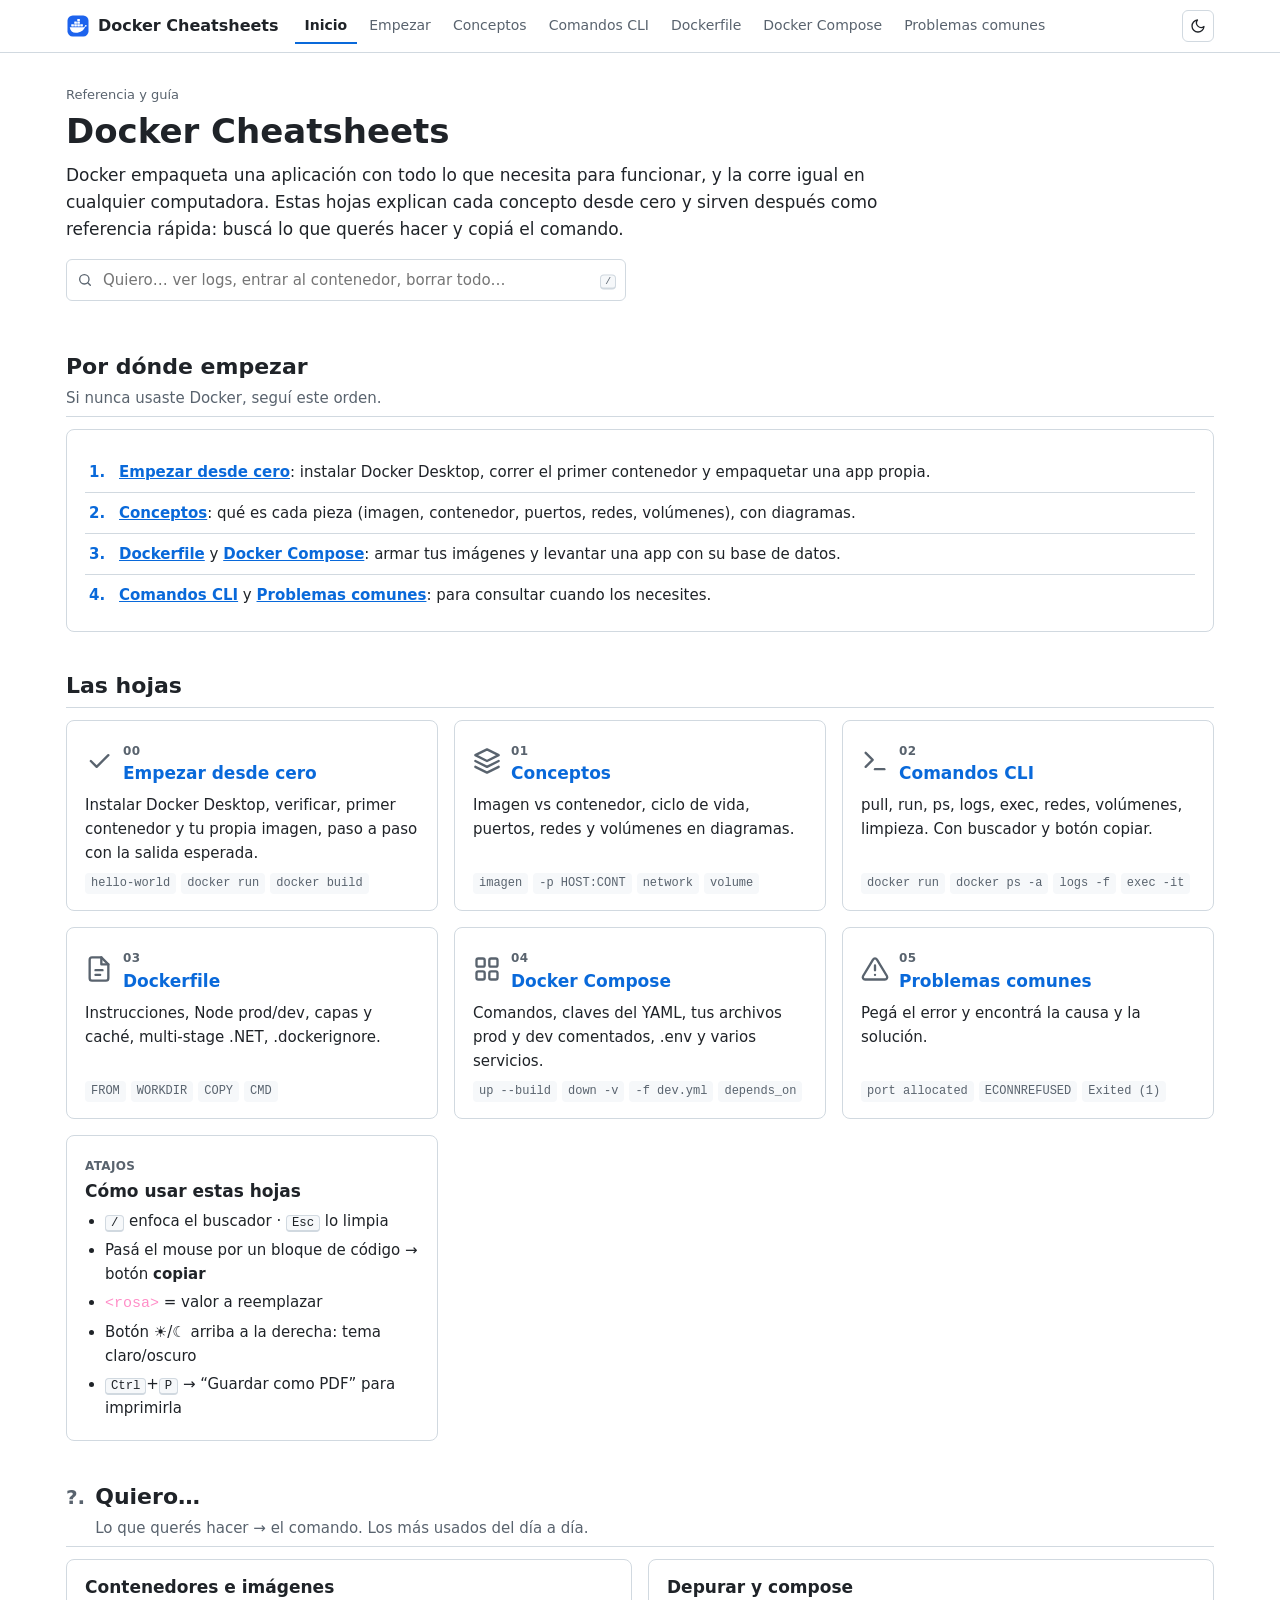
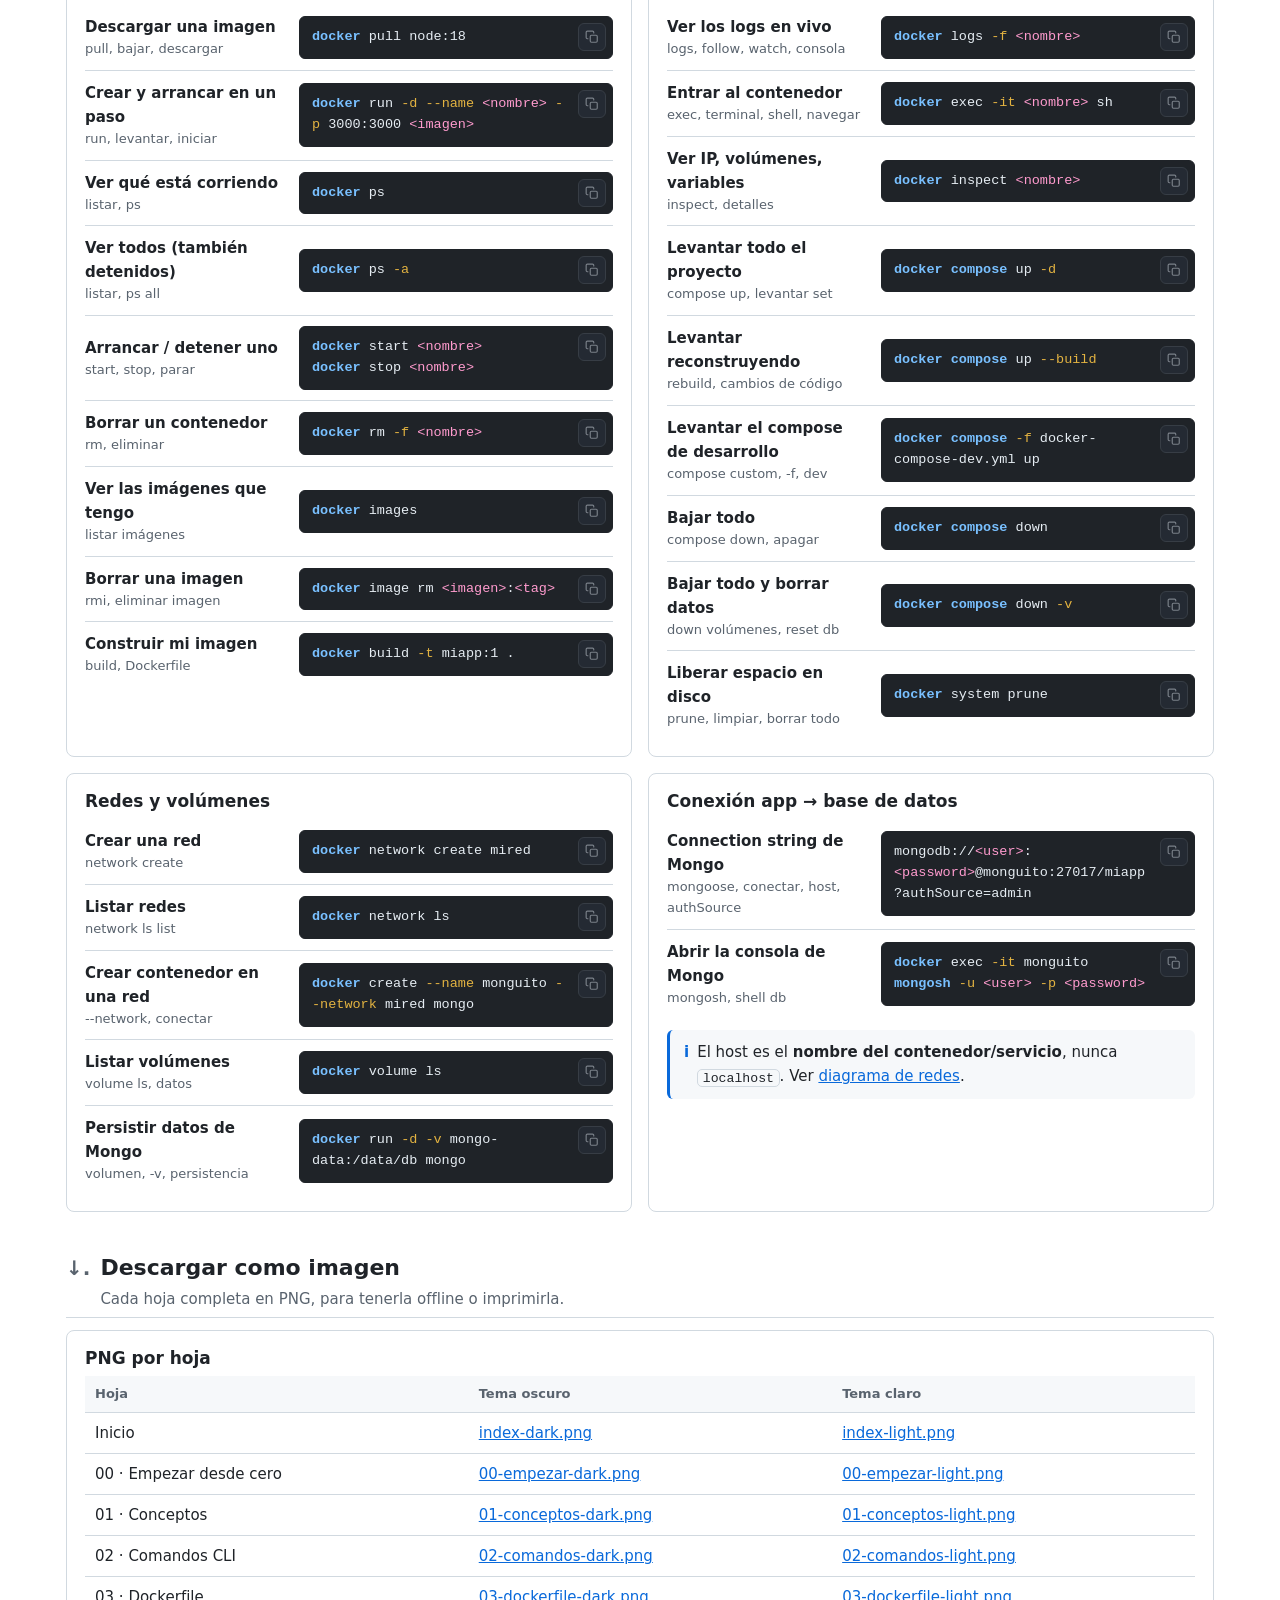
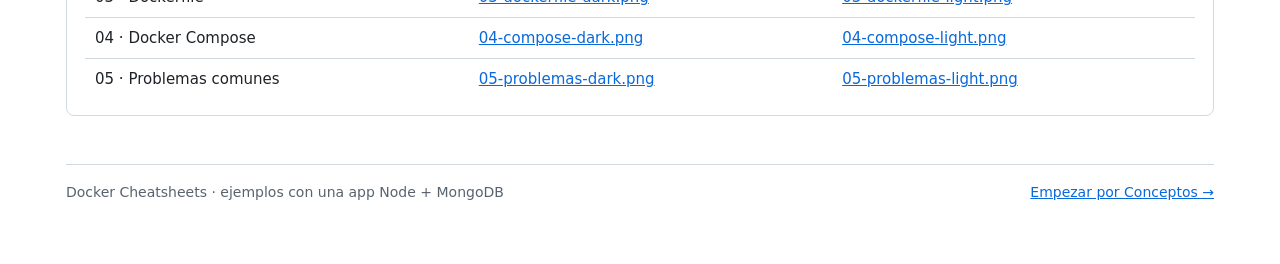
<file: index.html>
<!doctype html>
<html lang="es">
<head>
<meta charset="utf-8">
<meta name="viewport" content="width=device-width, initial-scale=1">
<meta name="description" content="Cheatsheets visuales de Docker en español: comandos, Dockerfile, Docker Compose y solución de problemas.">
<meta name="theme-color" content="#1d63ed">
<title>Docker Cheatsheets</title>
<link rel="icon" href="data:image/svg+xml,%3Csvg xmlns='http://www.w3.org/2000/svg' viewBox='0 0 100 100'%3E%3Ctext y='.9em' font-size='90'%3E%F0%9F%90%B3%3C/text%3E%3C/svg%3E">
<link rel="stylesheet" href="assets/style.css">
<script src="assets/app.js"></script>
</head>
<body data-page="inicio">
<header class="topbar"></header>

<main class="wrap">

  <div class="hero">
    <span class="eyebrow">Referencia y guía</span>
    <h1>Docker Cheatsheets</h1>
    <p class="lead">Docker empaqueta una aplicación con todo lo que necesita para funcionar, y la corre igual en cualquier computadora. Estas hojas explican cada concepto desde cero y sirven después como referencia rápida: buscá lo que querés hacer y copiá el comando.</p>
    <div class="toolbar">
      <label class="search">
        <svg viewBox="0 0 24 24" fill="none" stroke="currentColor" stroke-width="2" stroke-linecap="round" aria-hidden="true"><circle cx="11" cy="11" r="7"/><path d="m20 20-3.5-3.5"/></svg>
        <input id="q" type="search" placeholder="Quiero… ver logs, entrar al contenedor, borrar todo…" autocomplete="off" aria-label="Buscar qué querés hacer">
        <span class="hint"><kbd>/</kbd></span>
      </label>
    </div>
  </div>

  <!-- ================= RUTA ================= -->
  <section class="block">
    <div class="section-head">
      <div class="titles"><h2>Por dónde empezar</h2><p>Si nunca usaste Docker, seguí este orden.</p></div>
    </div>
    <div class="card">
      <ol class="steps">
        <li><a href="00-empezar.html"><b>Empezar desde cero</b></a>: instalar Docker Desktop, correr el primer contenedor y empaquetar una app propia.</li>
        <li><a href="01-conceptos.html"><b>Conceptos</b></a>: qué es cada pieza (imagen, contenedor, puertos, redes, volúmenes), con diagramas.</li>
        <li><a href="03-dockerfile.html"><b>Dockerfile</b></a> y <a href="04-compose.html"><b>Docker Compose</b></a>: armar tus imágenes y levantar una app con su base de datos.</li>
        <li><a href="02-comandos.html"><b>Comandos CLI</b></a> y <a href="05-problemas.html"><b>Problemas comunes</b></a>: para consultar cuando los necesites.</li>
      </ol>
    </div>
  </section>

  <!-- ================= HOJAS ================= -->
  <section class="block">
    <div class="section-head">
      <div class="titles"><h2>Las hojas</h2></div>
    </div>
    <div class="grid cols-3">
      <a class="card sheet-card t-ok" href="00-empezar.html">
        <div class="top">
          <div class="badge"><svg viewBox="0 0 24 24" fill="none" stroke="currentColor" stroke-width="2" stroke-linecap="round" stroke-linejoin="round"><path d="m5 12 5 5L20 7"/></svg></div>
          <div><span class="tag">00</span><h3>Empezar desde cero</h3></div>
        </div>
        <p>Instalar Docker Desktop, verificar, primer contenedor y tu propia imagen, paso a paso con la salida esperada.</p>
        <div class="chips"><span>hello-world</span><span>docker run</span><span>docker build</span></div>
      </a>
      <a class="card sheet-card t-img" href="01-conceptos.html">
        <div class="top">
          <div class="badge"><svg viewBox="0 0 24 24" fill="none" stroke="currentColor" stroke-width="2" stroke-linecap="round" stroke-linejoin="round"><path d="M12 2 2 7l10 5 10-5-10-5z"/><path d="m2 17 10 5 10-5"/><path d="m2 12 10 5 10-5"/></svg></div>
          <div><span class="tag">01</span><h3>Conceptos</h3></div>
        </div>
        <p>Imagen vs contenedor, ciclo de vida, puertos, redes y volúmenes en diagramas.</p>
        <div class="chips"><span>imagen</span><span>-p HOST:CONT</span><span>network</span><span>volume</span></div>
      </a>
      <a class="card sheet-card t-cont" href="02-comandos.html">
        <div class="top">
          <div class="badge"><svg viewBox="0 0 24 24" fill="none" stroke="currentColor" stroke-width="2" stroke-linecap="round" stroke-linejoin="round"><path d="m4 17 6-6-6-6"/><path d="M12 19h8"/></svg></div>
          <div><span class="tag">02</span><h3>Comandos CLI</h3></div>
        </div>
        <p>pull, run, ps, logs, exec, redes, volúmenes, limpieza. Con buscador y botón copiar.</p>
        <div class="chips"><span>docker run</span><span>docker ps -a</span><span>logs -f</span><span>exec -it</span></div>
      </a>
      <a class="card sheet-card t-file" href="03-dockerfile.html">
        <div class="top">
          <div class="badge"><svg viewBox="0 0 24 24" fill="none" stroke="currentColor" stroke-width="2" stroke-linecap="round" stroke-linejoin="round"><path d="M14 2H6a2 2 0 0 0-2 2v16a2 2 0 0 0 2 2h12a2 2 0 0 0 2-2V8z"/><path d="M14 2v6h6"/><path d="M9 13h6M9 17h4"/></svg></div>
          <div><span class="tag">03</span><h3>Dockerfile</h3></div>
        </div>
        <p>Instrucciones, Node prod/dev, capas y caché, multi-stage .NET, .dockerignore.</p>
        <div class="chips"><span>FROM</span><span>WORKDIR</span><span>COPY</span><span>CMD</span></div>
      </a>
      <a class="card sheet-card t-comp" href="04-compose.html">
        <div class="top">
          <div class="badge"><svg viewBox="0 0 24 24" fill="none" stroke="currentColor" stroke-width="2" stroke-linecap="round" stroke-linejoin="round"><rect x="3" y="3" width="7" height="7" rx="1.5"/><rect x="14" y="3" width="7" height="7" rx="1.5"/><rect x="3" y="14" width="7" height="7" rx="1.5"/><rect x="14" y="14" width="7" height="7" rx="1.5"/></svg></div>
          <div><span class="tag">04</span><h3>Docker Compose</h3></div>
        </div>
        <p>Comandos, claves del YAML, tus archivos prod y dev comentados, .env y varios servicios.</p>
        <div class="chips"><span>up --build</span><span>down -v</span><span>-f dev.yml</span><span>depends_on</span></div>
      </a>
      <a class="card sheet-card t-bad" href="05-problemas.html">
        <div class="top">
          <div class="badge"><svg viewBox="0 0 24 24" fill="none" stroke="currentColor" stroke-width="2" stroke-linecap="round" stroke-linejoin="round"><path d="M10.3 3.9 1.8 18a2 2 0 0 0 1.7 3h17a2 2 0 0 0 1.7-3L13.7 3.9a2 2 0 0 0-3.4 0z"/><path d="M12 9v4M12 17h.01"/></svg></div>
          <div><span class="tag">05</span><h3>Problemas comunes</h3></div>
        </div>
        <p>Pegá el error y encontrá la causa y la solución.</p>
        <div class="chips"><span>port allocated</span><span>ECONNREFUSED</span><span>Exited (1)</span></div>
      </a>
      <div class="card t-ok">
        <span class="tag">Atajos</span>
        <h3>Cómo usar estas hojas</h3>
        <ul>
          <li><kbd>/</kbd> enfoca el buscador · <kbd>Esc</kbd> lo limpia</li>
          <li>Pasá el mouse por un bloque de código → botón <b>copiar</b></li>
          <li><span style="color:#ff8fc8;font-family:var(--mono)">&lt;rosa&gt;</span> = valor a reemplazar</li>
          <li>Botón ☀/☾ arriba a la derecha: tema claro/oscuro</li>
          <li><kbd>Ctrl</kbd>+<kbd>P</kbd> → “Guardar como PDF” para imprimirla</li>
        </ul>
      </div>
    </div>
  </section>

  <!-- ================= QUIERO ================= -->
  <section class="block" id="quiero" data-search>
    <div class="section-head">
      <div class="num" style="--tone:var(--c-comp)">?</div>
      <div class="titles"><h2>Quiero…</h2><p>Lo que querés hacer → el comando. Los más usados del día a día.</p></div>
    </div>
    <div class="grid cols-2">
      <div class="card t-cont">
        <h3>Contenedores e imágenes</h3>
        <div class="want">
          <div class="want-row"><div class="q">Descargar una imagen<small>pull, bajar, descargar</small></div><pre><code>docker pull node:18</code></pre></div>
          <div class="want-row"><div class="q">Crear y arrancar en un paso<small>run, levantar, iniciar</small></div><pre><code>docker run -d --name &lt;nombre&gt; -p 3000:3000 &lt;imagen&gt;</code></pre></div>
          <div class="want-row"><div class="q">Ver qué está corriendo<small>listar, ps</small></div><pre><code>docker ps</code></pre></div>
          <div class="want-row"><div class="q">Ver todos (también detenidos)<small>listar, ps all</small></div><pre><code>docker ps -a</code></pre></div>
          <div class="want-row"><div class="q">Arrancar / detener uno<small>start, stop, parar</small></div><pre><code>docker start &lt;nombre&gt;
docker stop &lt;nombre&gt;</code></pre></div>
          <div class="want-row"><div class="q">Borrar un contenedor<small>rm, eliminar</small></div><pre><code>docker rm -f &lt;nombre&gt;</code></pre></div>
          <div class="want-row"><div class="q">Ver las imágenes que tengo<small>listar imágenes</small></div><pre><code>docker images</code></pre></div>
          <div class="want-row"><div class="q">Borrar una imagen<small>rmi, eliminar imagen</small></div><pre><code>docker image rm &lt;imagen&gt;:&lt;tag&gt;</code></pre></div>
          <div class="want-row"><div class="q">Construir mi imagen<small>build, Dockerfile</small></div><pre><code>docker build -t miapp:1 .</code></pre></div>
        </div>
      </div>

      <div class="card t-comp">
        <h3>Depurar y compose</h3>
        <div class="want">
          <div class="want-row"><div class="q">Ver los logs en vivo<small>logs, follow, watch, consola</small></div><pre><code>docker logs -f &lt;nombre&gt;</code></pre></div>
          <div class="want-row"><div class="q">Entrar al contenedor<small>exec, terminal, shell, navegar</small></div><pre><code>docker exec -it &lt;nombre&gt; sh</code></pre></div>
          <div class="want-row"><div class="q">Ver IP, volúmenes, variables<small>inspect, detalles</small></div><pre><code>docker inspect &lt;nombre&gt;</code></pre></div>
          <div class="want-row"><div class="q">Levantar todo el proyecto<small>compose up, levantar set</small></div><pre><code>docker compose up -d</code></pre></div>
          <div class="want-row"><div class="q">Levantar reconstruyendo<small>rebuild, cambios de código</small></div><pre><code>docker compose up --build</code></pre></div>
          <div class="want-row"><div class="q">Levantar el compose de desarrollo<small>compose custom, -f, dev</small></div><pre><code>docker compose -f docker-compose-dev.yml up</code></pre></div>
          <div class="want-row"><div class="q">Bajar todo<small>compose down, apagar</small></div><pre><code>docker compose down</code></pre></div>
          <div class="want-row"><div class="q">Bajar todo y borrar datos<small>down volúmenes, reset db</small></div><pre><code>docker compose down -v</code></pre></div>
          <div class="want-row"><div class="q">Liberar espacio en disco<small>prune, limpiar, borrar todo</small></div><pre><code>docker system prune</code></pre></div>
        </div>
      </div>

      <div class="card t-net">
        <h3>Redes y volúmenes</h3>
        <div class="want">
          <div class="want-row"><div class="q">Crear una red<small>network create</small></div><pre><code>docker network create mired</code></pre></div>
          <div class="want-row"><div class="q">Listar redes<small>network ls list</small></div><pre><code>docker network ls</code></pre></div>
          <div class="want-row"><div class="q">Crear contenedor en una red<small>--network, conectar</small></div><pre><code>docker create --name monguito --network mired mongo</code></pre></div>
          <div class="want-row"><div class="q">Listar volúmenes<small>volume ls, datos</small></div><pre><code>docker volume ls</code></pre></div>
          <div class="want-row"><div class="q">Persistir datos de Mongo<small>volumen, -v, persistencia</small></div><pre><code>docker run -d -v mongo-data:/data/db mongo</code></pre></div>
        </div>
      </div>

      <div class="card t-file">
        <h3>Conexión app → base de datos</h3>
        <div class="want">
          <div class="want-row"><div class="q">Connection string de Mongo<small>mongoose, conectar, host, authSource</small></div><pre><code data-lang="plain">mongodb://&lt;user&gt;:&lt;password&gt;@monguito:27017/miapp?authSource=admin</code></pre></div>
          <div class="want-row"><div class="q">Abrir la consola de Mongo<small>mongosh, shell db</small></div><pre><code>docker exec -it monguito mongosh -u &lt;user&gt; -p &lt;password&gt;</code></pre></div>
        </div>
        <div class="callout info"><span class="ico">i</span><p>El host es el <b>nombre del contenedor/servicio</b>, nunca <code>localhost</code>. Ver <a href="01-conceptos.html#redes">diagrama de redes</a>.</p></div>
      </div>
    </div>
  </section>

  <!-- ================= DESCARGAS ================= -->
  <section class="block" id="descargas">
    <div class="section-head">
      <div class="num" style="--tone:var(--ok)">↓</div>
      <div class="titles"><h2>Descargar como imagen</h2><p>Cada hoja completa en PNG, para tenerla offline o imprimirla.</p></div>
    </div>
    <div class="card t-ok wide">
      <h3>PNG por hoja</h3>
      <div class="table-wrap">
        <table>
          <thead><tr><th>Hoja</th><th>Tema oscuro</th><th>Tema claro</th></tr></thead>
          <tbody>
            <tr><td>Inicio</td><td><a href="img/index-dark.png" download>index-dark.png</a></td><td><a href="img/index-light.png" download>index-light.png</a></td></tr>
            <tr><td>00 · Empezar desde cero</td><td><a href="img/00-empezar-dark.png" download>00-empezar-dark.png</a></td><td><a href="img/00-empezar-light.png" download>00-empezar-light.png</a></td></tr>
            <tr><td>01 · Conceptos</td><td><a href="img/01-conceptos-dark.png" download>01-conceptos-dark.png</a></td><td><a href="img/01-conceptos-light.png" download>01-conceptos-light.png</a></td></tr>
            <tr><td>02 · Comandos CLI</td><td><a href="img/02-comandos-dark.png" download>02-comandos-dark.png</a></td><td><a href="img/02-comandos-light.png" download>02-comandos-light.png</a></td></tr>
            <tr><td>03 · Dockerfile</td><td><a href="img/03-dockerfile-dark.png" download>03-dockerfile-dark.png</a></td><td><a href="img/03-dockerfile-light.png" download>03-dockerfile-light.png</a></td></tr>
            <tr><td>04 · Docker Compose</td><td><a href="img/04-compose-dark.png" download>04-compose-dark.png</a></td><td><a href="img/04-compose-light.png" download>04-compose-light.png</a></td></tr>
            <tr><td>05 · Problemas comunes</td><td><a href="img/05-problemas-dark.png" download>05-problemas-dark.png</a></td><td><a href="img/05-problemas-light.png" download>05-problemas-light.png</a></td></tr>
          </tbody>
        </table>
      </div>
    </div>
  </section>

  <p class="empty">Nada por acá. Probá en <a href="02-comandos.html">Comandos CLI</a> o en <a href="05-problemas.html">Problemas comunes</a>.</p>

  <footer class="foot">
    <span>Docker Cheatsheets · ejemplos con una app Node + MongoDB</span>
    <a href="01-conceptos.html">Empezar por Conceptos →</a>
  </footer>
</main>
</body>
</html>
</file>
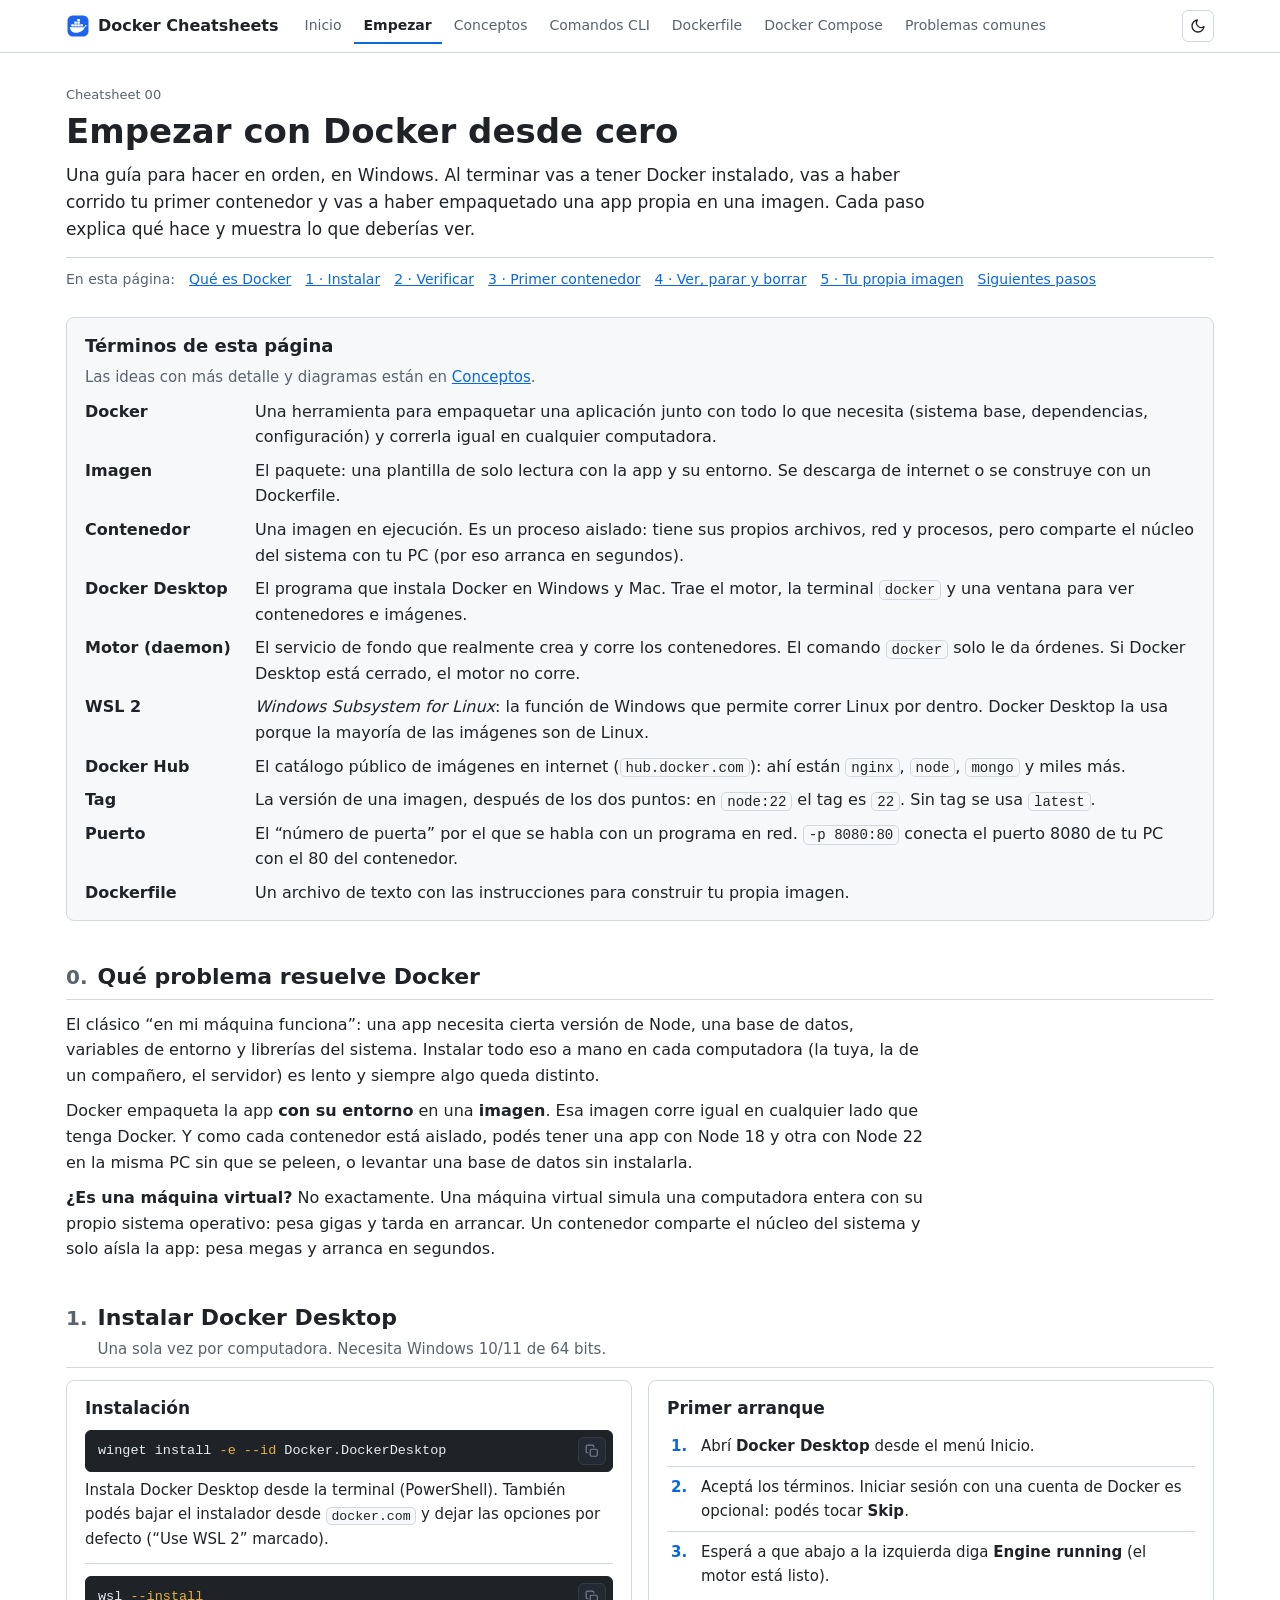
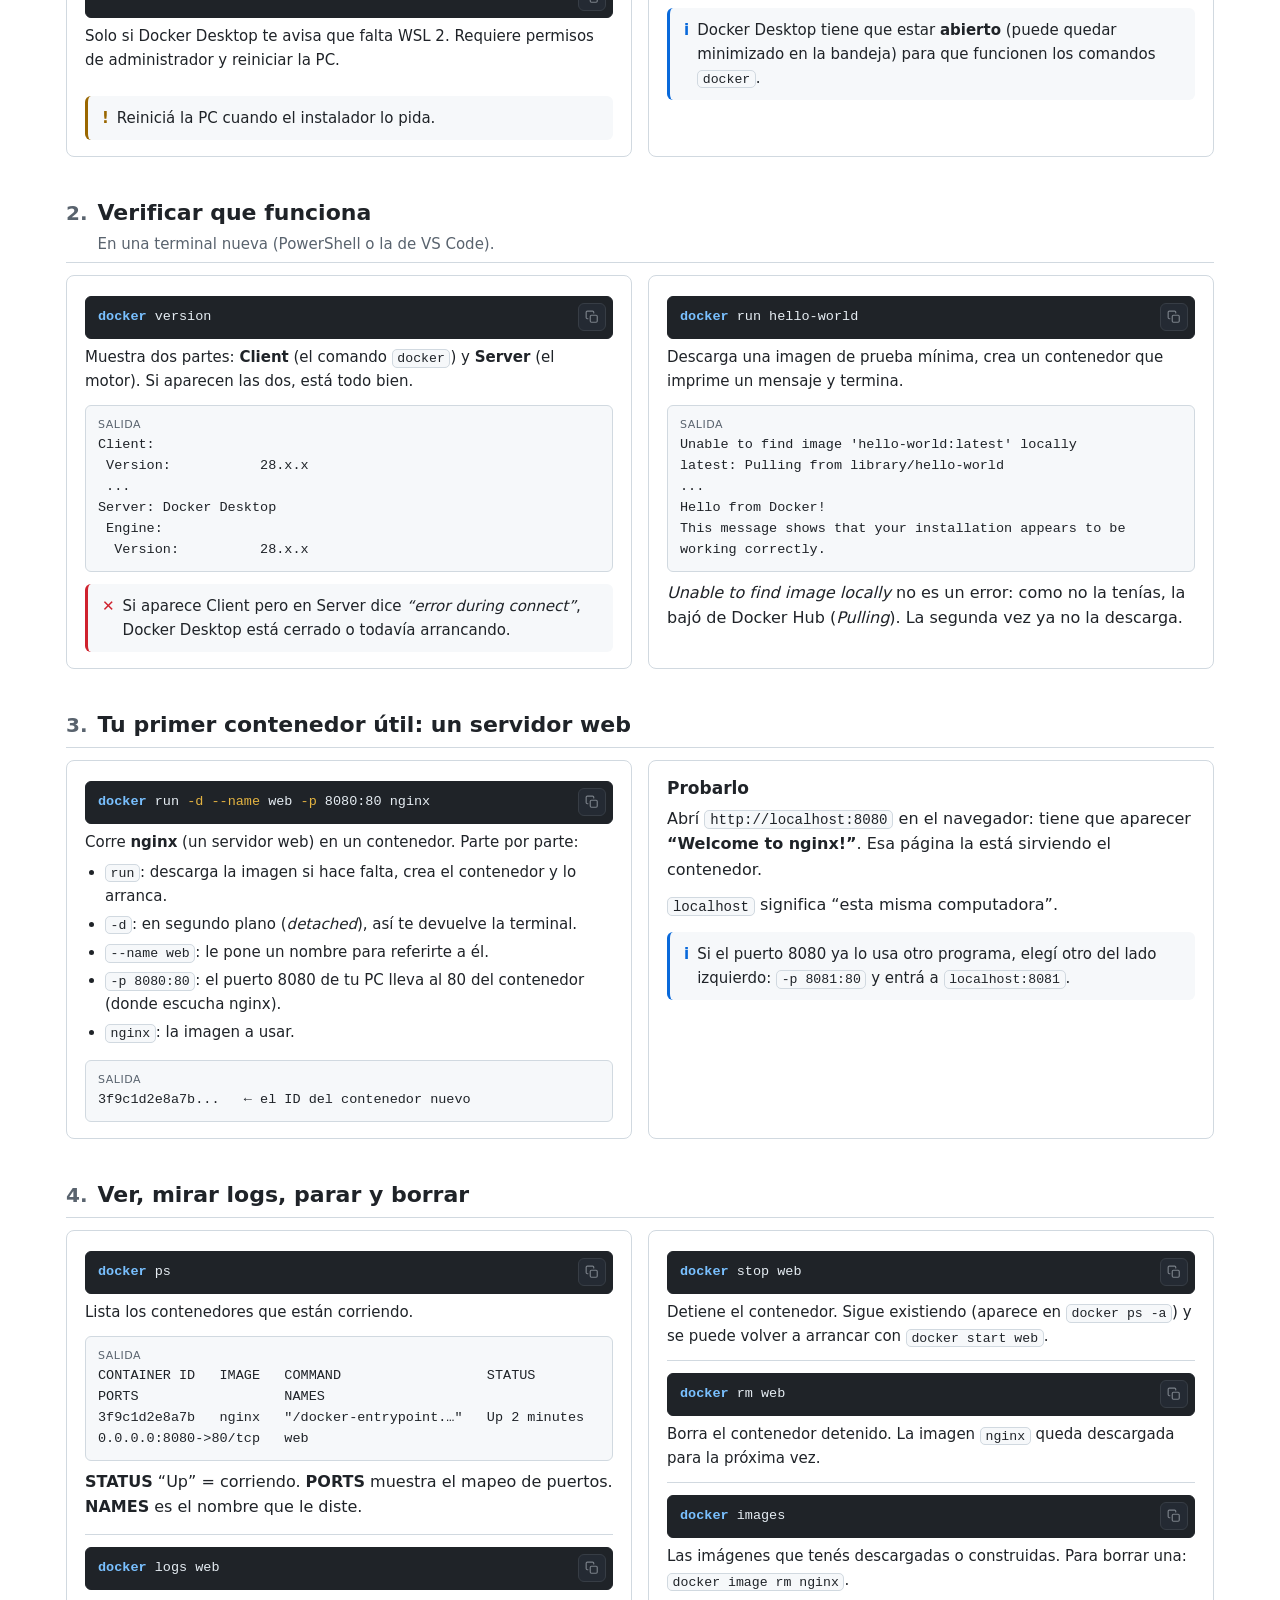
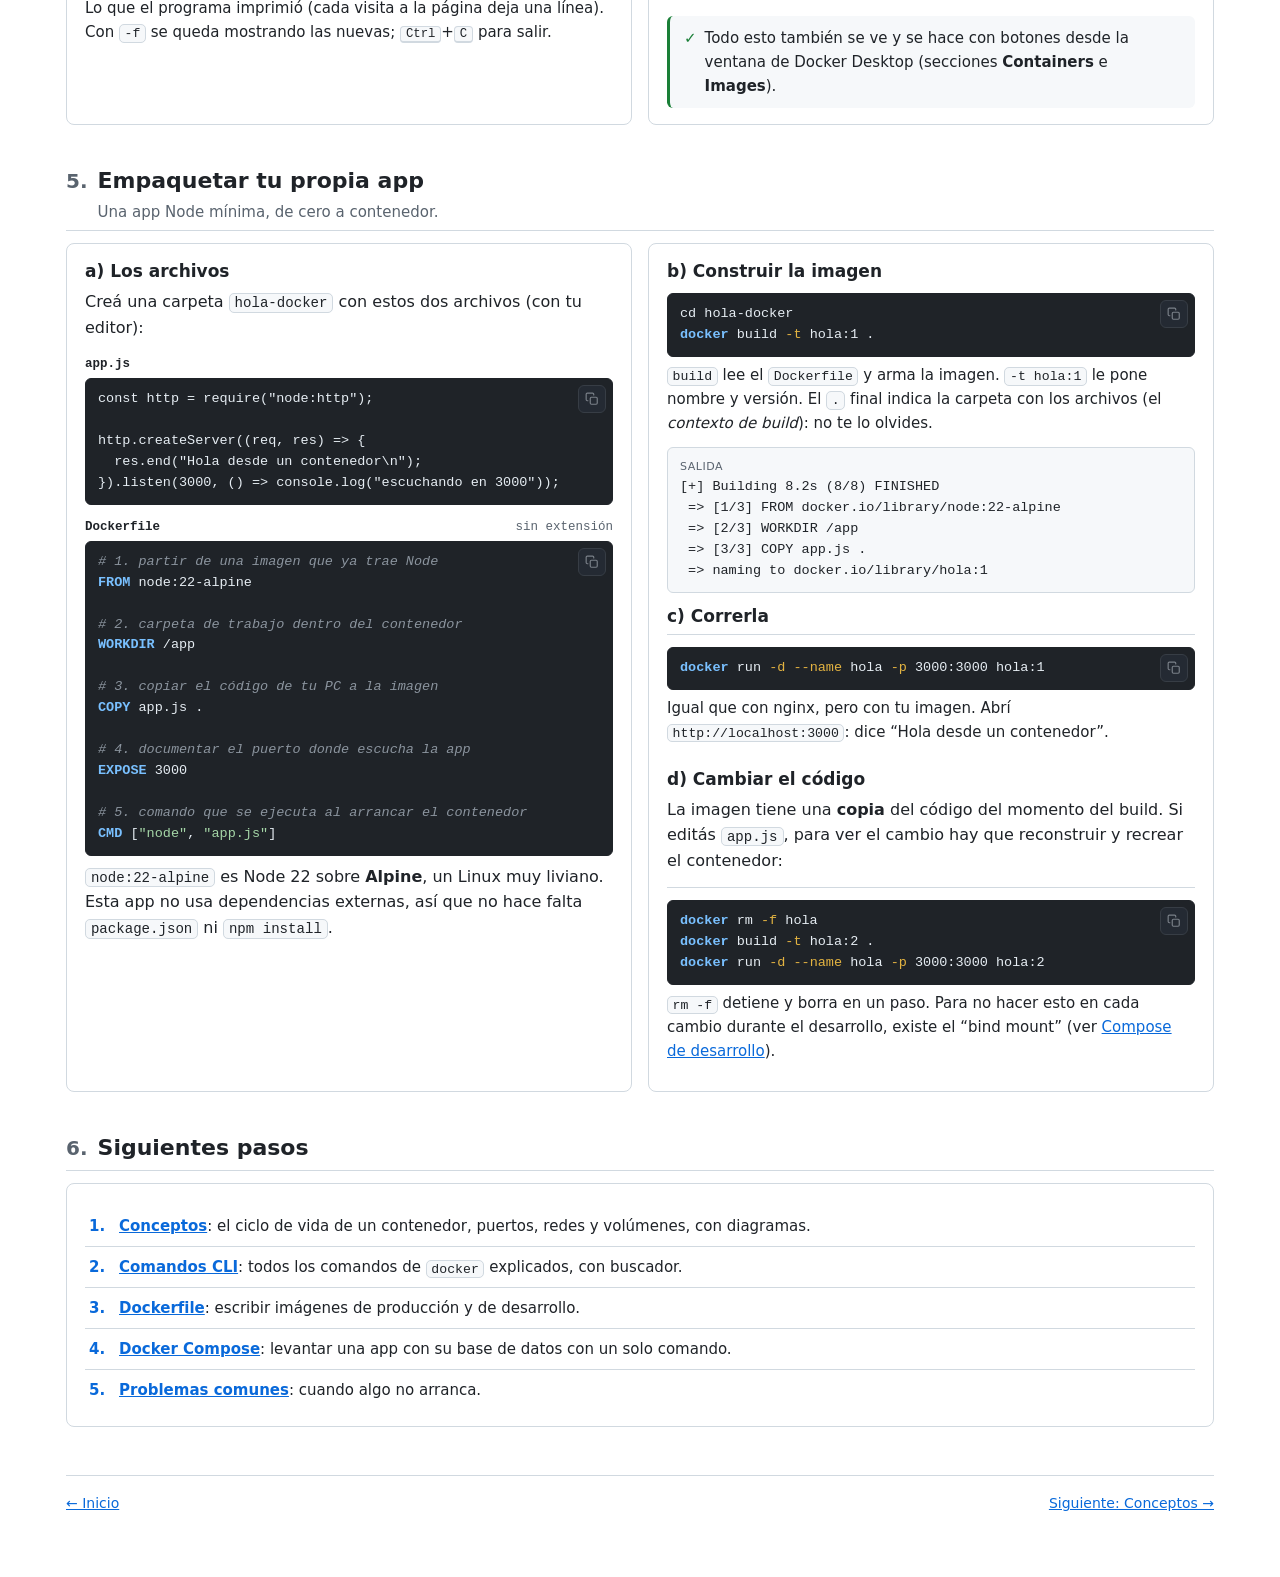
<file: 00-empezar.html>
<!doctype html>
<html lang="es">
<head>
<meta charset="utf-8">
<meta name="viewport" content="width=device-width, initial-scale=1">
<meta name="description" content="Empezar con Docker desde cero en Windows: instalar Docker Desktop, verificar, primer contenedor y empaquetar tu propia app paso a paso.">
<meta name="theme-color" content="#0969da">
<title>Docker · Empezar desde cero</title>
<link rel="icon" href="data:image/svg+xml,%3Csvg xmlns='http://www.w3.org/2000/svg' viewBox='0 0 100 100'%3E%3Ctext y='.9em' font-size='90'%3E%F0%9F%90%B3%3C/text%3E%3C/svg%3E">
<link rel="stylesheet" href="assets/style.css">
<script src="assets/app.js"></script>
</head>
<body data-page="empezar">
<header class="topbar"></header>

<main class="wrap">

  <div class="hero">
    <span class="eyebrow">Cheatsheet 00</span>
    <h1>Empezar con Docker desde cero</h1>
    <p class="lead">Una guía para hacer en orden, en Windows. Al terminar vas a tener Docker instalado, vas a haber corrido tu primer contenedor y vas a haber empaquetado una app propia en una imagen. Cada paso explica qué hace y muestra lo que deberías ver.</p>
    <nav class="toc">
      <a href="#que-es">Qué es Docker</a>
      <a href="#instalar">1 · Instalar</a>
      <a href="#verificar">2 · Verificar</a>
      <a href="#primer">3 · Primer contenedor</a>
      <a href="#ciclo">4 · Ver, parar y borrar</a>
      <a href="#propia">5 · Tu propia imagen</a>
      <a href="#siguiente">Siguientes pasos</a>
    </nav>
  </div>

  <section class="terms-box">
    <h2>Términos de esta página</h2>
    <p>Las ideas con más detalle y diagramas están en <a href="01-conceptos.html">Conceptos</a>.</p>
    <dl class="terms">
      <dt>Docker</dt><dd>Una herramienta para empaquetar una aplicación junto con todo lo que necesita (sistema base, dependencias, configuración) y correrla igual en cualquier computadora.</dd>
      <dt>Imagen</dt><dd>El paquete: una plantilla de solo lectura con la app y su entorno. Se descarga de internet o se construye con un Dockerfile.</dd>
      <dt>Contenedor</dt><dd>Una imagen en ejecución. Es un proceso aislado: tiene sus propios archivos, red y procesos, pero comparte el núcleo del sistema con tu PC (por eso arranca en segundos).</dd>
      <dt>Docker Desktop</dt><dd>El programa que instala Docker en Windows y Mac. Trae el motor, la terminal <code>docker</code> y una ventana para ver contenedores e imágenes.</dd>
      <dt>Motor (daemon)</dt><dd>El servicio de fondo que realmente crea y corre los contenedores. El comando <code>docker</code> solo le da órdenes. Si Docker Desktop está cerrado, el motor no corre.</dd>
      <dt>WSL 2</dt><dd><i>Windows Subsystem for Linux</i>: la función de Windows que permite correr Linux por dentro. Docker Desktop la usa porque la mayoría de las imágenes son de Linux.</dd>
      <dt>Docker Hub</dt><dd>El catálogo público de imágenes en internet (<code>hub.docker.com</code>): ahí están <code>nginx</code>, <code>node</code>, <code>mongo</code> y miles más.</dd>
      <dt>Tag</dt><dd>La versión de una imagen, después de los dos puntos: en <code>node:22</code> el tag es <code>22</code>. Sin tag se usa <code>latest</code>.</dd>
      <dt>Puerto</dt><dd>El “número de puerta” por el que se habla con un programa en red. <code>-p 8080:80</code> conecta el puerto 8080 de tu PC con el 80 del contenedor.</dd>
      <dt>Dockerfile</dt><dd>Un archivo de texto con las instrucciones para construir tu propia imagen.</dd>
    </dl>
  </section>

  <!-- ================= QUE ES ================= -->
  <section class="block" id="que-es">
    <div class="section-head">
      <div class="num">0</div>
      <div class="titles"><h2>Qué problema resuelve Docker</h2></div>
    </div>
    <div class="explain">
      <p>El clásico “en mi máquina funciona”: una app necesita cierta versión de Node, una base de datos, variables de entorno y librerías del sistema. Instalar todo eso a mano en cada computadora (la tuya, la de un compañero, el servidor) es lento y siempre algo queda distinto.</p>
      <p>Docker empaqueta la app <b>con su entorno</b> en una <b>imagen</b>. Esa imagen corre igual en cualquier lado que tenga Docker. Y como cada contenedor está aislado, podés tener una app con Node 18 y otra con Node 22 en la misma PC sin que se peleen, o levantar una base de datos sin instalarla.</p>
      <p><b>¿Es una máquina virtual?</b> No exactamente. Una máquina virtual simula una computadora entera con su propio sistema operativo: pesa gigas y tarda en arrancar. Un contenedor comparte el núcleo del sistema y solo aísla la app: pesa megas y arranca en segundos.</p>
    </div>
  </section>

  <!-- ================= INSTALAR ================= -->
  <section class="block" id="instalar">
    <div class="section-head">
      <div class="num">1</div>
      <div class="titles"><h2>Instalar Docker Desktop</h2><p>Una sola vez por computadora. Necesita Windows 10/11 de 64 bits.</p></div>
    </div>
    <div class="grid cols-2">
      <div class="card">
        <h3>Instalación</h3>
        <div class="cmd"><pre><code>winget install -e --id Docker.DockerDesktop</code></pre><div class="what">Instala Docker Desktop desde la terminal (PowerShell). También podés bajar el instalador desde <code>docker.com</code> y dejar las opciones por defecto (“Use WSL 2” marcado).</div></div>
        <div class="cmd"><pre><code>wsl --install</code></pre><div class="what">Solo si Docker Desktop te avisa que falta WSL 2. Requiere permisos de administrador y reiniciar la PC.</div></div>
        <div class="callout warn"><span class="ico">!</span><p>Reiniciá la PC cuando el instalador lo pida.</p></div>
      </div>
      <div class="card">
        <h3>Primer arranque</h3>
        <ol class="steps">
          <li>Abrí <b>Docker Desktop</b> desde el menú Inicio.</li>
          <li>Aceptá los términos. Iniciar sesión con una cuenta de Docker es opcional: podés tocar <b>Skip</b>.</li>
          <li>Esperá a que abajo a la izquierda diga <b>Engine running</b> (el motor está listo).</li>
        </ol>
        <div class="callout info"><span class="ico">i</span><p>Docker Desktop tiene que estar <b>abierto</b> (puede quedar minimizado en la bandeja) para que funcionen los comandos <code>docker</code>.</p></div>
      </div>
    </div>
  </section>

  <!-- ================= VERIFICAR ================= -->
  <section class="block" id="verificar">
    <div class="section-head">
      <div class="num">2</div>
      <div class="titles"><h2>Verificar que funciona</h2><p>En una terminal nueva (PowerShell o la de VS Code).</p></div>
    </div>
    <div class="grid cols-2">
      <div class="card">
        <div class="cmd"><pre><code>docker version</code></pre><div class="what">Muestra dos partes: <b>Client</b> (el comando <code>docker</code>) y <b>Server</b> (el motor). Si aparecen las dos, está todo bien.</div></div>
        <pre class="out"><code data-lang="plain">Client:
 Version:           28.x.x
 ...
Server: Docker Desktop
 Engine:
  Version:          28.x.x</code></pre>
        <div class="callout bad"><span class="ico">✕</span><p>Si aparece Client pero en Server dice <i>“error during connect”</i>, Docker Desktop está cerrado o todavía arrancando.</p></div>
      </div>
      <div class="card">
        <div class="cmd"><pre><code>docker run hello-world</code></pre><div class="what">Descarga una imagen de prueba mínima, crea un contenedor que imprime un mensaje y termina.</div></div>
        <pre class="out"><code data-lang="plain">Unable to find image 'hello-world:latest' locally
latest: Pulling from library/hello-world
...
Hello from Docker!
This message shows that your installation appears to be working correctly.</code></pre>
        <div class="explain" style="margin-top:8px"><p><i>Unable to find image locally</i> no es un error: como no la tenías, la bajó de Docker Hub (<i>Pulling</i>). La segunda vez ya no la descarga.</p></div>
      </div>
    </div>
  </section>

  <!-- ================= PRIMER CONTENEDOR ================= -->
  <section class="block" id="primer">
    <div class="section-head">
      <div class="num">3</div>
      <div class="titles"><h2>Tu primer contenedor útil: un servidor web</h2></div>
    </div>
    <div class="grid cols-2">
      <div class="card">
        <div class="cmd"><pre><code>docker run -d --name web -p 8080:80 nginx</code></pre><div class="what">Corre <b>nginx</b> (un servidor web) en un contenedor. Parte por parte:
          <ul>
            <li><code>run</code>: descarga la imagen si hace falta, crea el contenedor y lo arranca.</li>
            <li><code>-d</code>: en segundo plano (<i>detached</i>), así te devuelve la terminal.</li>
            <li><code>--name web</code>: le pone un nombre para referirte a él.</li>
            <li><code>-p 8080:80</code>: el puerto 8080 de tu PC lleva al 80 del contenedor (donde escucha nginx).</li>
            <li><code>nginx</code>: la imagen a usar.</li>
          </ul></div></div>
        <pre class="out"><code data-lang="plain">3f9c1d2e8a7b...   ← el ID del contenedor nuevo</code></pre>
      </div>
      <div class="card">
        <h3>Probarlo</h3>
        <div class="explain"><p>Abrí <code>http://localhost:8080</code> en el navegador: tiene que aparecer <b>“Welcome to nginx!”</b>. Esa página la está sirviendo el contenedor.</p><p><code>localhost</code> significa “esta misma computadora”.</p></div>
        <div class="callout info"><span class="ico">i</span><p>Si el puerto 8080 ya lo usa otro programa, elegí otro del lado izquierdo: <code>-p 8081:80</code> y entrá a <code>localhost:8081</code>.</p></div>
      </div>
    </div>
  </section>

  <!-- ================= CICLO ================= -->
  <section class="block" id="ciclo">
    <div class="section-head">
      <div class="num">4</div>
      <div class="titles"><h2>Ver, mirar logs, parar y borrar</h2></div>
    </div>
    <div class="grid cols-2">
      <div class="card">
        <div class="cmd"><pre><code>docker ps</code></pre><div class="what">Lista los contenedores que están corriendo.</div></div>
        <pre class="out"><code data-lang="plain">CONTAINER ID   IMAGE   COMMAND                  STATUS         PORTS                  NAMES
3f9c1d2e8a7b   nginx   "/docker-entrypoint.…"   Up 2 minutes   0.0.0.0:8080-&gt;80/tcp   web</code></pre>
        <div class="explain" style="margin-top:8px"><p><b>STATUS</b> “Up” = corriendo. <b>PORTS</b> muestra el mapeo de puertos. <b>NAMES</b> es el nombre que le diste.</p></div>
        <div class="cmd"><pre><code>docker logs web</code></pre><div class="what">Lo que el programa imprimió (cada visita a la página deja una línea). Con <code>-f</code> se queda mostrando las nuevas; <kbd>Ctrl</kbd>+<kbd>C</kbd> para salir.</div></div>
      </div>
      <div class="card">
        <div class="cmd"><pre><code>docker stop web</code></pre><div class="what">Detiene el contenedor. Sigue existiendo (aparece en <code>docker ps -a</code>) y se puede volver a arrancar con <code>docker start web</code>.</div></div>
        <div class="cmd"><pre><code>docker rm web</code></pre><div class="what">Borra el contenedor detenido. La imagen <code>nginx</code> queda descargada para la próxima vez.</div></div>
        <div class="cmd"><pre><code>docker images</code></pre><div class="what">Las imágenes que tenés descargadas o construidas. Para borrar una: <code>docker image rm nginx</code>.</div></div>
        <div class="callout tip"><span class="ico">✓</span><p>Todo esto también se ve y se hace con botones desde la ventana de Docker Desktop (secciones <b>Containers</b> e <b>Images</b>).</p></div>
      </div>
    </div>
  </section>

  <!-- ================= PROPIA ================= -->
  <section class="block" id="propia">
    <div class="section-head">
      <div class="num">5</div>
      <div class="titles"><h2>Empaquetar tu propia app</h2><p>Una app Node mínima, de cero a contenedor.</p></div>
    </div>
    <div class="grid cols-2">
      <div class="card">
        <h3>a) Los archivos</h3>
        <div class="explain"><p>Creá una carpeta <code>hola-docker</code> con estos dos archivos (con tu editor):</p></div>
        <div class="code-label"><span class="file">app.js</span></div>
        <pre><code data-lang="plain">const http = require("node:http");

http.createServer((req, res) =&gt; {
  res.end("Hola desde un contenedor\n");
}).listen(3000, () =&gt; console.log("escuchando en 3000"));</code></pre>
        <div class="code-label"><span class="file">Dockerfile</span><span>sin extensión</span></div>
        <pre><code data-lang="dockerfile"># 1. partir de una imagen que ya trae Node
FROM node:22-alpine

# 2. carpeta de trabajo dentro del contenedor
WORKDIR /app

# 3. copiar el código de tu PC a la imagen
COPY app.js .

# 4. documentar el puerto donde escucha la app
EXPOSE 3000

# 5. comando que se ejecuta al arrancar el contenedor
CMD ["node", "app.js"]</code></pre>
        <div class="explain" style="margin-top:8px"><p><code>node:22-alpine</code> es Node 22 sobre <b>Alpine</b>, un Linux muy liviano. Esta app no usa dependencias externas, así que no hace falta <code>package.json</code> ni <code>npm install</code>.</p></div>
      </div>
      <div class="card">
        <h3>b) Construir la imagen</h3>
        <div class="cmd"><pre><code>cd hola-docker
docker build -t hola:1 .</code></pre><div class="what"><code>build</code> lee el <code>Dockerfile</code> y arma la imagen. <code>-t hola:1</code> le pone nombre y versión. El <code>.</code> final indica la carpeta con los archivos (el <i>contexto de build</i>): no te lo olvides.</div></div>
        <pre class="out"><code data-lang="plain">[+] Building 8.2s (8/8) FINISHED
 =&gt; [1/3] FROM docker.io/library/node:22-alpine
 =&gt; [2/3] WORKDIR /app
 =&gt; [3/3] COPY app.js .
 =&gt; naming to docker.io/library/hola:1</code></pre>
        <h3 style="margin-top:12px">c) Correrla</h3>
        <div class="cmd"><pre><code>docker run -d --name hola -p 3000:3000 hola:1</code></pre><div class="what">Igual que con nginx, pero con tu imagen. Abrí <code>http://localhost:3000</code>: dice “Hola desde un contenedor”.</div></div>
        <h3 style="margin-top:12px">d) Cambiar el código</h3>
        <div class="explain"><p>La imagen tiene una <b>copia</b> del código del momento del build. Si editás <code>app.js</code>, para ver el cambio hay que reconstruir y recrear el contenedor:</p></div>
        <div class="cmd"><pre><code>docker rm -f hola
docker build -t hola:2 .
docker run -d --name hola -p 3000:3000 hola:2</code></pre><div class="what"><code>rm -f</code> detiene y borra en un paso. Para no hacer esto en cada cambio durante el desarrollo, existe el “bind mount” (ver <a href="04-compose.html#dev">Compose de desarrollo</a>).</div></div>
      </div>
    </div>
  </section>

  <!-- ================= SIGUIENTE ================= -->
  <section class="block" id="siguiente">
    <div class="section-head">
      <div class="num">6</div>
      <div class="titles"><h2>Siguientes pasos</h2></div>
    </div>
    <div class="card">
      <ol class="steps">
        <li><a href="01-conceptos.html"><b>Conceptos</b></a>: el ciclo de vida de un contenedor, puertos, redes y volúmenes, con diagramas.</li>
        <li><a href="02-comandos.html"><b>Comandos CLI</b></a>: todos los comandos de <code>docker</code> explicados, con buscador.</li>
        <li><a href="03-dockerfile.html"><b>Dockerfile</b></a>: escribir imágenes de producción y de desarrollo.</li>
        <li><a href="04-compose.html"><b>Docker Compose</b></a>: levantar una app con su base de datos con un solo comando.</li>
        <li><a href="05-problemas.html"><b>Problemas comunes</b></a>: cuando algo no arranca.</li>
      </ol>
    </div>
  </section>

  <footer class="foot">
    <a href="index.html">← Inicio</a>
    <a href="01-conceptos.html">Siguiente: Conceptos →</a>
  </footer>
</main>
</body>
</html>
</file>
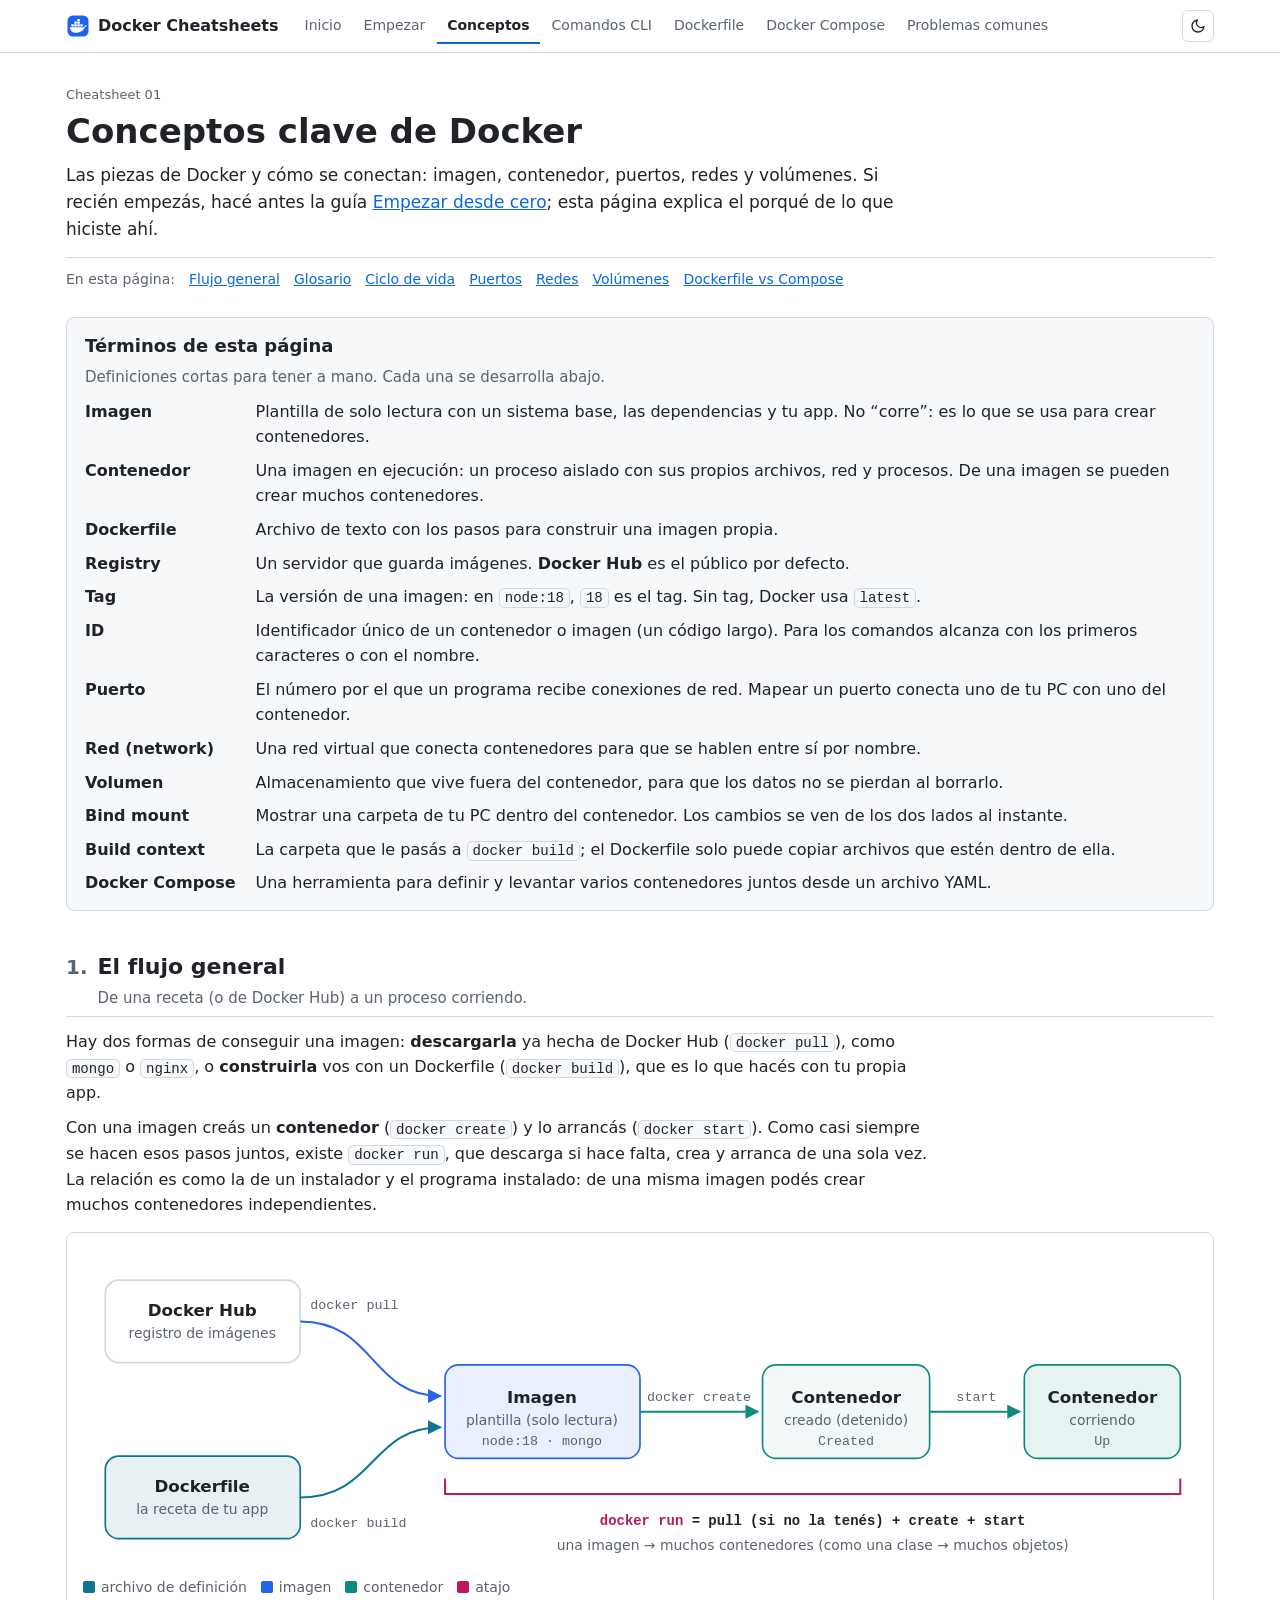
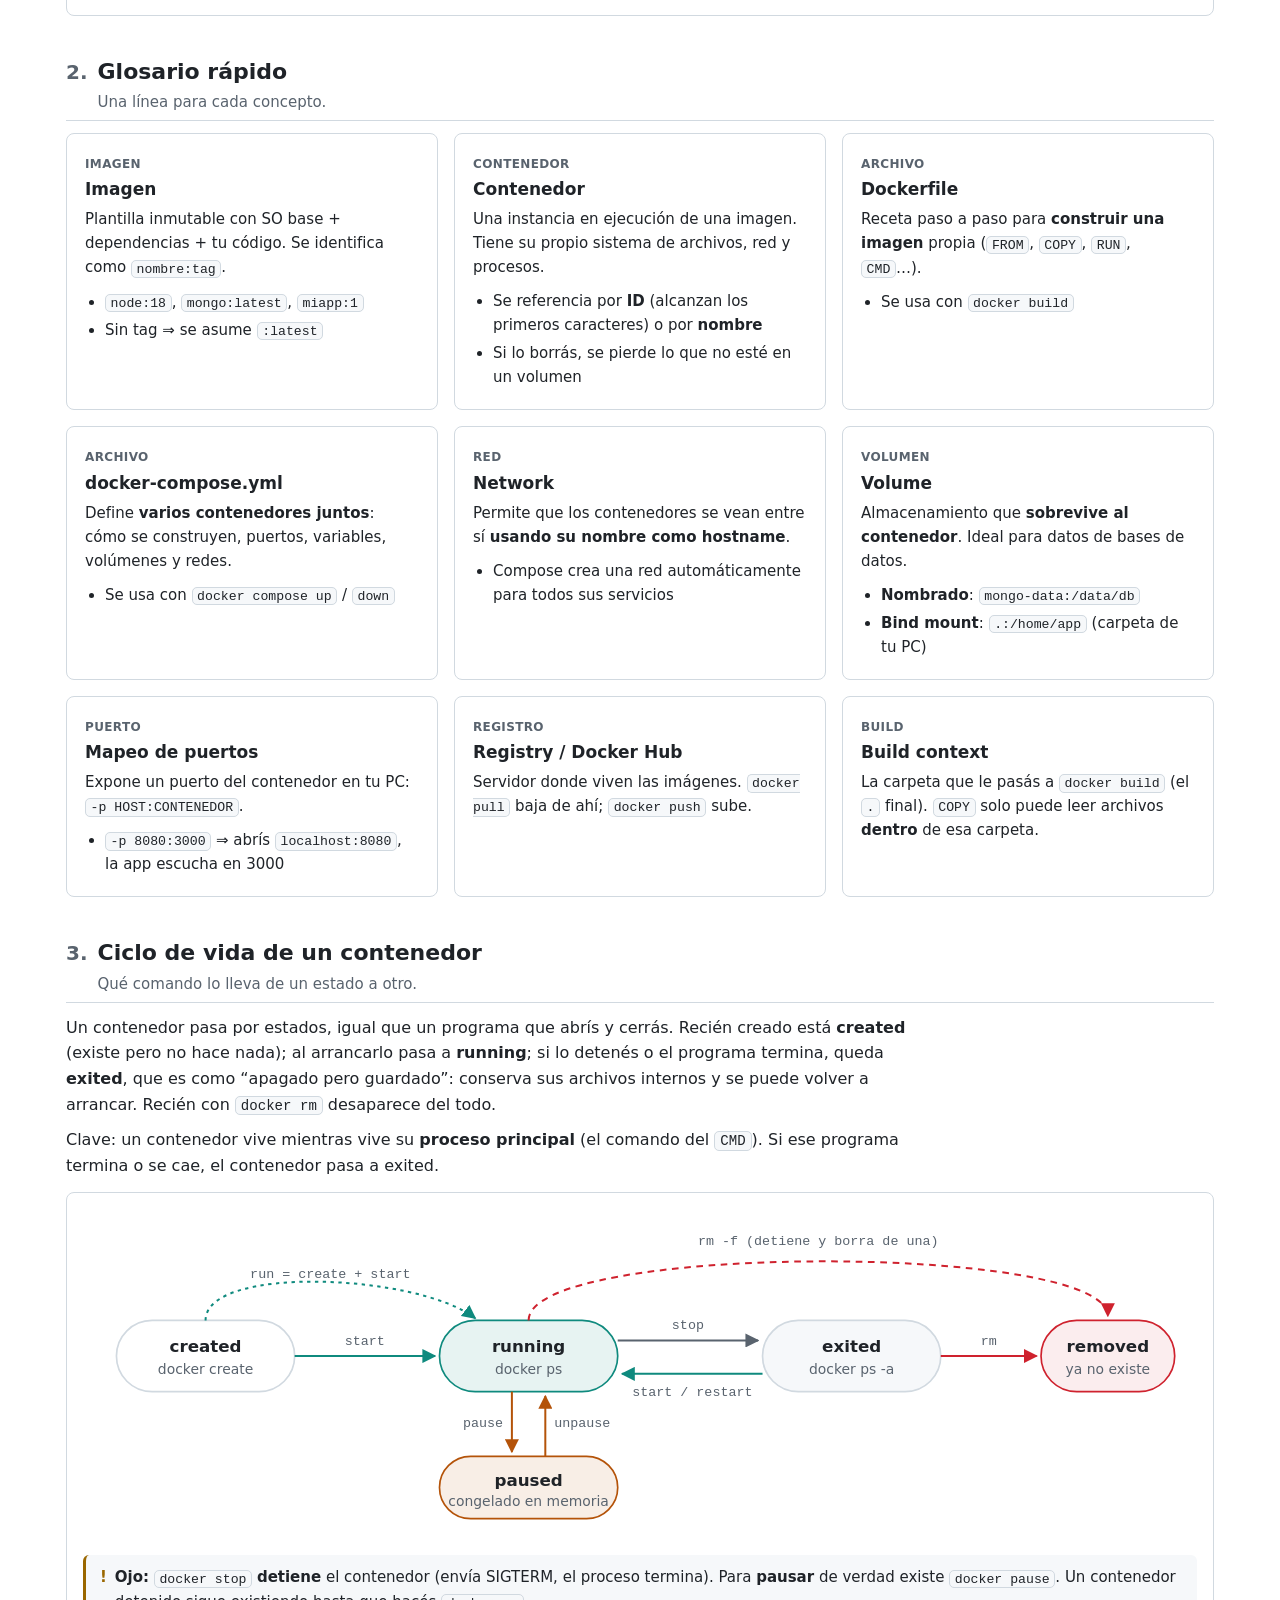
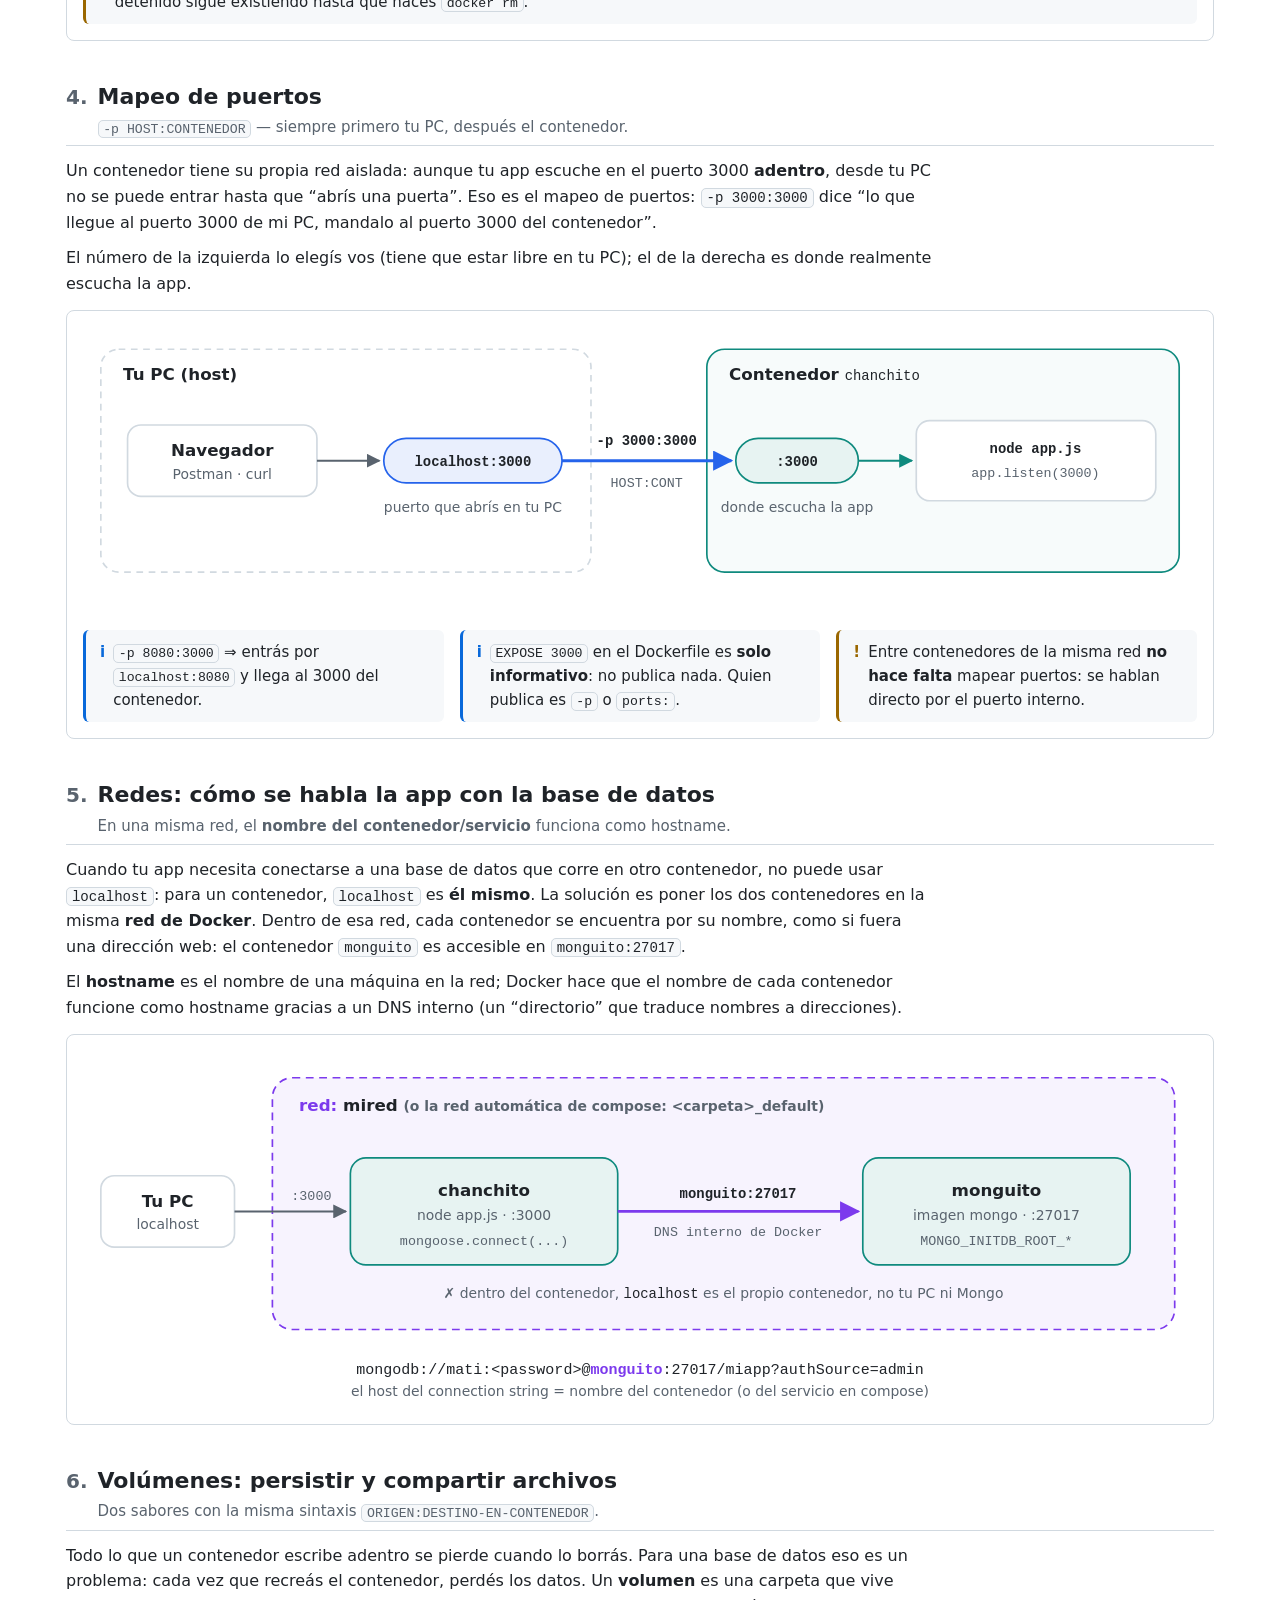
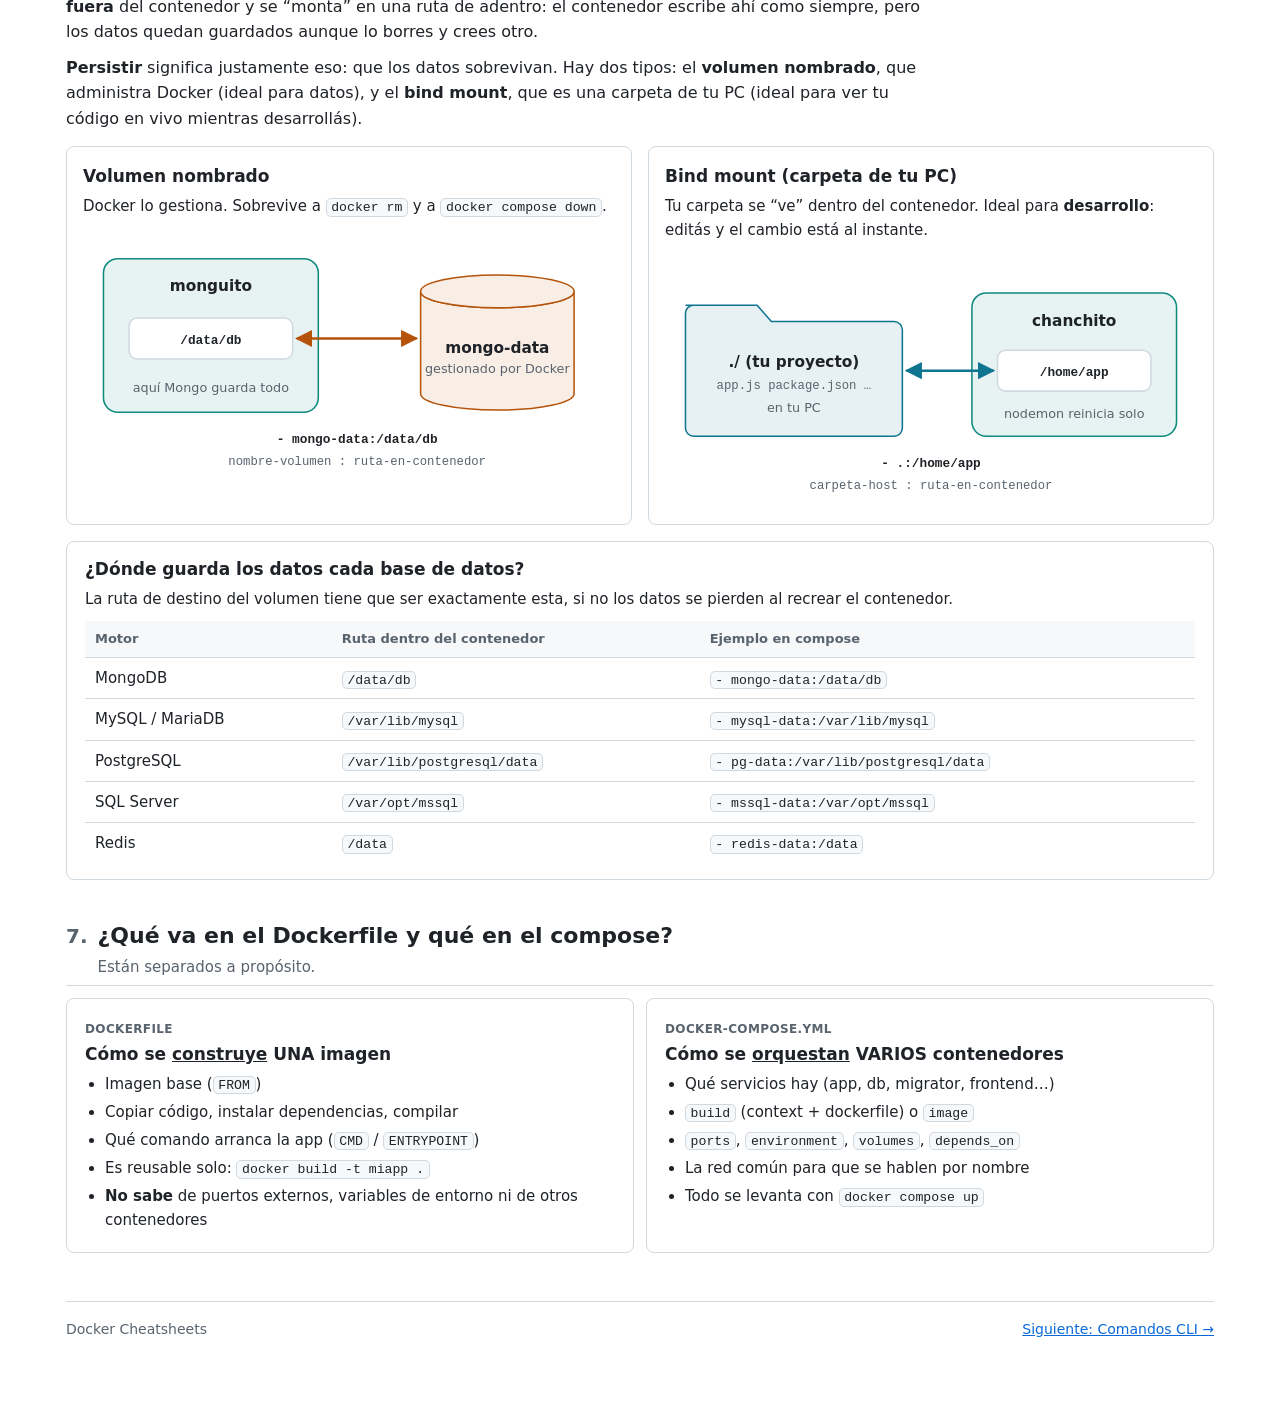
<file: 01-conceptos.html>
<!doctype html>
<html lang="es">
<head>
<meta charset="utf-8">
<meta name="viewport" content="width=device-width, initial-scale=1">
<meta name="description" content="Conceptos de Docker con diagramas: imagen, contenedor, ciclo de vida, puertos, redes y volúmenes.">
<meta name="theme-color" content="#1d63ed">
<title>Docker · Conceptos</title>
<link rel="icon" href="data:image/svg+xml,%3Csvg xmlns='http://www.w3.org/2000/svg' viewBox='0 0 100 100'%3E%3Ctext y='.9em' font-size='90'%3E%F0%9F%90%B3%3C/text%3E%3C/svg%3E">
<link rel="stylesheet" href="assets/style.css">
<script src="assets/app.js"></script>
</head>
<body data-page="conceptos">
<header class="topbar"></header>

<svg width="0" height="0" style="position:absolute" aria-hidden="true" focusable="false">
  <defs>
    <marker id="ah" viewBox="0 0 10 10" refX="9" refY="5" markerWidth="7" markerHeight="7" orient="auto-start-reverse"><path d="M0,0 L10,5 L0,10 z" class="d-head"/></marker>
    <marker id="ah-img" viewBox="0 0 10 10" refX="9" refY="5" markerWidth="7" markerHeight="7" orient="auto-start-reverse"><path d="M0,0 L10,5 L0,10 z" class="f-img"/></marker>
    <marker id="ah-cont" viewBox="0 0 10 10" refX="9" refY="5" markerWidth="7" markerHeight="7" orient="auto-start-reverse"><path d="M0,0 L10,5 L0,10 z" class="f-cont"/></marker>
    <marker id="ah-net" viewBox="0 0 10 10" refX="9" refY="5" markerWidth="7" markerHeight="7" orient="auto-start-reverse"><path d="M0,0 L10,5 L0,10 z" class="f-net"/></marker>
    <marker id="ah-vol" viewBox="0 0 10 10" refX="9" refY="5" markerWidth="7" markerHeight="7" orient="auto-start-reverse"><path d="M0,0 L10,5 L0,10 z" class="f-vol"/></marker>
    <marker id="ah-bad" viewBox="0 0 10 10" refX="9" refY="5" markerWidth="7" markerHeight="7" orient="auto-start-reverse"><path d="M0,0 L10,5 L0,10 z" class="f-bad"/></marker>
    <marker id="ah-file" viewBox="0 0 10 10" refX="9" refY="5" markerWidth="7" markerHeight="7" orient="auto-start-reverse"><path d="M0,0 L10,5 L0,10 z" class="f-file"/></marker>
  </defs>
</svg>

<main class="wrap">

  <div class="hero">
    <span class="eyebrow">Cheatsheet 01</span>
    <h1>Conceptos clave de Docker</h1>
    <p class="lead">Las piezas de Docker y cómo se conectan: imagen, contenedor, puertos, redes y volúmenes. Si recién empezás, hacé antes la guía <a href="00-empezar.html">Empezar desde cero</a>; esta página explica el porqué de lo que hiciste ahí.</p>
    <nav class="toc">
      <a href="#flujo">Flujo general</a>
      <a href="#glosario">Glosario</a>
      <a href="#ciclo">Ciclo de vida</a>
      <a href="#puertos">Puertos</a>
      <a href="#redes">Redes</a>
      <a href="#volumenes">Volúmenes</a>
      <a href="#responsabilidades">Dockerfile vs Compose</a>
    </nav>
  </div>

  <section class="terms-box">
    <h2>Términos de esta página</h2>
    <p>Definiciones cortas para tener a mano. Cada una se desarrolla abajo.</p>
    <dl class="terms">
      <dt>Imagen</dt><dd>Plantilla de solo lectura con un sistema base, las dependencias y tu app. No “corre”: es lo que se usa para crear contenedores.</dd>
      <dt>Contenedor</dt><dd>Una imagen en ejecución: un proceso aislado con sus propios archivos, red y procesos. De una imagen se pueden crear muchos contenedores.</dd>
      <dt>Dockerfile</dt><dd>Archivo de texto con los pasos para construir una imagen propia.</dd>
      <dt>Registry</dt><dd>Un servidor que guarda imágenes. <b>Docker Hub</b> es el público por defecto.</dd>
      <dt>Tag</dt><dd>La versión de una imagen: en <code>node:18</code>, <code>18</code> es el tag. Sin tag, Docker usa <code>latest</code>.</dd>
      <dt>ID</dt><dd>Identificador único de un contenedor o imagen (un código largo). Para los comandos alcanza con los primeros caracteres o con el nombre.</dd>
      <dt>Puerto</dt><dd>El número por el que un programa recibe conexiones de red. Mapear un puerto conecta uno de tu PC con uno del contenedor.</dd>
      <dt>Red (network)</dt><dd>Una red virtual que conecta contenedores para que se hablen entre sí por nombre.</dd>
      <dt>Volumen</dt><dd>Almacenamiento que vive fuera del contenedor, para que los datos no se pierdan al borrarlo.</dd>
      <dt>Bind mount</dt><dd>Mostrar una carpeta de tu PC dentro del contenedor. Los cambios se ven de los dos lados al instante.</dd>
      <dt>Build context</dt><dd>La carpeta que le pasás a <code>docker build</code>; el Dockerfile solo puede copiar archivos que estén dentro de ella.</dd>
      <dt>Docker Compose</dt><dd>Una herramienta para definir y levantar varios contenedores juntos desde un archivo YAML.</dd>
    </dl>
  </section>

  <!-- ================= FLUJO ================= -->
  <section class="block" id="flujo">
    <div class="section-head">
      <div class="num" style="--tone:var(--c-img)">1</div>
      <div class="titles"><h2>El flujo general</h2><p>De una receta (o de Docker Hub) a un proceso corriendo.</p></div>
    </div>
    <div class="explain">
      <p>Hay dos formas de conseguir una imagen: <b>descargarla</b> ya hecha de Docker Hub (<code>docker pull</code>), como <code>mongo</code> o <code>nginx</code>, o <b>construirla</b> vos con un Dockerfile (<code>docker build</code>), que es lo que hacés con tu propia app.</p>
      <p>Con una imagen creás un <b>contenedor</b> (<code>docker create</code>) y lo arrancás (<code>docker start</code>). Como casi siempre se hacen esos pasos juntos, existe <code>docker run</code>, que descarga si hace falta, crea y arranca de una sola vez. La relación es como la de un instalador y el programa instalado: de una misma imagen podés crear muchos contenedores independientes.</p>
    </div>

    <div class="diagram">
      <div class="svg-scroll">
      <svg viewBox="0 0 1000 285" role="img" aria-label="Docker Hub y Dockerfile producen una imagen; la imagen crea un contenedor que luego se inicia">
        <!-- Hub -->
        <rect x="20" y="28" width="175" height="74" rx="12" class="d-plain"/>
        <text x="107" y="60" text-anchor="middle" class="d-title">Docker Hub</text>
        <text x="107" y="80" text-anchor="middle" class="d-sub">registro de imágenes</text>
        <!-- Dockerfile -->
        <rect x="20" y="186" width="175" height="74" rx="12" class="d-file"/>
        <text x="107" y="218" text-anchor="middle" class="d-title">Dockerfile</text>
        <text x="107" y="238" text-anchor="middle" class="d-sub">la receta de tu app</text>
        <!-- Imagen -->
        <rect x="325" y="104" width="175" height="84" rx="12" class="d-img"/>
        <text x="412" y="138" text-anchor="middle" class="d-title">Imagen</text>
        <text x="412" y="158" text-anchor="middle" class="d-sub">plantilla (solo lectura)</text>
        <text x="412" y="176" text-anchor="middle" class="d-lbl">node:18 · mongo</text>
        <!-- Creado -->
        <rect x="610" y="104" width="150" height="84" rx="12" class="d-cont" style="fill-opacity:.55"/>
        <text x="685" y="138" text-anchor="middle" class="d-title">Contenedor</text>
        <text x="685" y="158" text-anchor="middle" class="d-sub">creado (detenido)</text>
        <text x="685" y="176" text-anchor="middle" class="d-lbl">Created</text>
        <!-- Corriendo -->
        <rect x="845" y="104" width="140" height="84" rx="12" class="d-cont"/>
        <text x="915" y="138" text-anchor="middle" class="d-title">Contenedor</text>
        <text x="915" y="158" text-anchor="middle" class="d-sub">corriendo</text>
        <text x="915" y="176" text-anchor="middle" class="d-lbl">Up</text>

        <!-- flechas -->
        <path d="M195,65 C262,65 258,132 321,132" class="d-line s-img" marker-end="url(#ah-img)"/>
        <text x="204" y="54" class="d-lbl">docker pull</text>
        <path d="M195,223 C262,223 258,160 321,160" class="d-line s-file" marker-end="url(#ah-file)"/>
        <text x="204" y="250" class="d-lbl">docker build</text>
        <path d="M500,146 L606,146" class="d-line s-cont" marker-end="url(#ah-cont)"/>
        <text x="553" y="136" text-anchor="middle" class="d-lbl">docker create</text>
        <path d="M760,146 L841,146" class="d-line s-cont" marker-end="url(#ah-cont)"/>
        <text x="802" y="136" text-anchor="middle" class="d-lbl">start</text>

        <!-- docker run -->
        <path d="M325,206 L325,220 L985,220 L985,206" class="d-line s-comp"/>
        <text x="655" y="248" text-anchor="middle" class="d-code" style="font-weight:700"><tspan class="f-comp">docker run</tspan> = pull (si no la tenés) + create + start</text>
        <text x="655" y="270" text-anchor="middle" class="d-sub">una imagen → muchos contenedores (como una clase → muchos objetos)</text>
      </svg>
      </div>
      <div class="legend">
        <span class="t-file"><i></i>archivo de definición</span>
        <span class="t-img"><i></i>imagen</span>
        <span class="t-cont"><i></i>contenedor</span>
        <span class="t-comp"><i></i>atajo</span>
      </div>
    </div>
  </section>

  <!-- ================= GLOSARIO ================= -->
  <section class="block" id="glosario">
    <div class="section-head">
      <div class="num" style="--tone:var(--c-file)">2</div>
      <div class="titles"><h2>Glosario rápido</h2><p>Una línea para cada concepto.</p></div>
    </div>
    <div class="grid" style="grid-template-columns:repeat(auto-fit,minmax(min(100%,340px),1fr))">
      <div class="card t-img">
        <span class="tag">Imagen</span>
        <h3>Imagen</h3>
        <p>Plantilla inmutable con SO base + dependencias + tu código. Se identifica como <code>nombre:tag</code>.</p>
        <ul>
          <li><code>node:18</code>, <code>mongo:latest</code>, <code>miapp:1</code></li>
          <li>Sin tag ⇒ se asume <code>:latest</code></li>
        </ul>
      </div>
      <div class="card t-cont">
        <span class="tag">Contenedor</span>
        <h3>Contenedor</h3>
        <p>Una instancia en ejecución de una imagen. Tiene su propio sistema de archivos, red y procesos.</p>
        <ul>
          <li>Se referencia por <b>ID</b> (alcanzan los primeros caracteres) o por <b>nombre</b></li>
          <li>Si lo borrás, se pierde lo que no esté en un volumen</li>
        </ul>
      </div>
      <div class="card t-file">
        <span class="tag">Archivo</span>
        <h3>Dockerfile</h3>
        <p>Receta paso a paso para <b>construir una imagen</b> propia (<code>FROM</code>, <code>COPY</code>, <code>RUN</code>, <code>CMD</code>…).</p>
        <ul><li>Se usa con <code>docker build</code></li></ul>
      </div>
      <div class="card t-comp">
        <span class="tag">Archivo</span>
        <h3>docker-compose.yml</h3>
        <p>Define <b>varios contenedores juntos</b>: cómo se construyen, puertos, variables, volúmenes y redes.</p>
        <ul><li>Se usa con <code>docker compose up</code> / <code>down</code></li></ul>
      </div>
      <div class="card t-net">
        <span class="tag">Red</span>
        <h3>Network</h3>
        <p>Permite que los contenedores se vean entre sí <b>usando su nombre como hostname</b>.</p>
        <ul><li>Compose crea una red automáticamente para todos sus servicios</li></ul>
      </div>
      <div class="card t-vol">
        <span class="tag">Volumen</span>
        <h3>Volume</h3>
        <p>Almacenamiento que <b>sobrevive al contenedor</b>. Ideal para datos de bases de datos.</p>
        <ul>
          <li><b>Nombrado</b>: <code>mongo-data:/data/db</code></li>
          <li><b>Bind mount</b>: <code>.:/home/app</code> (carpeta de tu PC)</li>
        </ul>
      </div>
      <div class="card t-cont">
        <span class="tag">Puerto</span>
        <h3>Mapeo de puertos</h3>
        <p>Expone un puerto del contenedor en tu PC: <code>-p HOST:CONTENEDOR</code>.</p>
        <ul><li><code>-p 8080:3000</code> ⇒ abrís <code>localhost:8080</code>, la app escucha en 3000</li></ul>
      </div>
      <div class="card t-img">
        <span class="tag">Registro</span>
        <h3>Registry / Docker Hub</h3>
        <p>Servidor donde viven las imágenes. <code>docker pull</code> baja de ahí; <code>docker push</code> sube.</p>
      </div>
      <div class="card t-file">
        <span class="tag">Build</span>
        <h3>Build context</h3>
        <p>La carpeta que le pasás a <code>docker build</code> (el <code>.</code> final). <code>COPY</code> solo puede leer archivos <b>dentro</b> de esa carpeta.</p>
      </div>
    </div>
  </section>

  <!-- ================= CICLO DE VIDA ================= -->
  <section class="block" id="ciclo">
    <div class="section-head">
      <div class="num" style="--tone:var(--c-cont)">3</div>
      <div class="titles"><h2>Ciclo de vida de un contenedor</h2><p>Qué comando lo lleva de un estado a otro.</p></div>
    </div>
    <div class="explain">
      <p>Un contenedor pasa por estados, igual que un programa que abrís y cerrás. Recién creado está <b>created</b> (existe pero no hace nada); al arrancarlo pasa a <b>running</b>; si lo detenés o el programa termina, queda <b>exited</b>, que es como “apagado pero guardado”: conserva sus archivos internos y se puede volver a arrancar. Recién con <code>docker rm</code> desaparece del todo.</p>
      <p>Clave: un contenedor vive mientras vive su <b>proceso principal</b> (el comando del <code>CMD</code>). Si ese programa termina o se cae, el contenedor pasa a exited.</p>
    </div>
    <div class="diagram">
      <div class="svg-scroll">
      <svg viewBox="0 0 1000 300" role="img" aria-label="Estados del contenedor: created, running, paused, exited, removed">
        <!-- estados -->
        <rect x="30" y="100" width="160" height="64" rx="32" class="d-plain"/>
        <text x="110" y="128" text-anchor="middle" class="d-title">created</text>
        <text x="110" y="148" text-anchor="middle" class="d-sub">docker create</text>

        <rect x="320" y="100" width="160" height="64" rx="32" class="d-cont"/>
        <text x="400" y="128" text-anchor="middle" class="d-title">running</text>
        <text x="400" y="148" text-anchor="middle" class="d-sub">docker ps</text>

        <rect x="320" y="222" width="160" height="56" rx="28" class="d-vol"/>
        <text x="400" y="249" text-anchor="middle" class="d-title">paused</text>
        <text x="400" y="267" text-anchor="middle" class="d-sub">congelado en memoria</text>

        <rect x="610" y="100" width="160" height="64" rx="32" class="d-box"/>
        <text x="690" y="128" text-anchor="middle" class="d-title">exited</text>
        <text x="690" y="148" text-anchor="middle" class="d-sub">docker ps -a</text>

        <rect x="860" y="100" width="120" height="64" rx="32" class="d-bad"/>
        <text x="920" y="128" text-anchor="middle" class="d-title">removed</text>
        <text x="920" y="148" text-anchor="middle" class="d-sub">ya no existe</text>

        <!-- created -> running -->
        <path d="M190,132 L316,132" class="d-line s-cont" marker-end="url(#ah-cont)"/>
        <text x="253" y="122" text-anchor="middle" class="d-lbl">start</text>
        <!-- running -> exited -->
        <path d="M480,118 L606,118" class="d-line" marker-end="url(#ah)"/>
        <text x="543" y="108" text-anchor="middle" class="d-lbl">stop</text>
        <!-- exited -> running -->
        <path d="M610,148 L484,148" class="d-line s-cont" marker-end="url(#ah-cont)"/>
        <text x="547" y="168" text-anchor="middle" class="d-lbl">start / restart</text>
        <!-- running <-> paused -->
        <path d="M385,164 L385,218" class="d-line s-vol" marker-end="url(#ah-vol)"/>
        <text x="377" y="196" text-anchor="end" class="d-lbl">pause</text>
        <path d="M415,222 L415,168" class="d-line s-vol" marker-end="url(#ah-vol)"/>
        <text x="423" y="196" class="d-lbl">unpause</text>
        <!-- exited -> removed -->
        <path d="M770,132 L856,132" class="d-line s-bad" marker-end="url(#ah-bad)"/>
        <text x="813" y="122" text-anchor="middle" class="d-lbl">rm</text>
        <!-- running -> removed (forzado) -->
        <path d="M400,100 C400,30 920,30 920,96" class="d-line s-bad" style="stroke-dasharray:6 5" marker-end="url(#ah-bad)"/>
        <text x="660" y="32" text-anchor="middle" class="d-lbl">rm -f  (detiene y borra de una)</text>
        <!-- run -->
        <path d="M110,100 C110,50 300,58 352,98" class="d-line s-cont" style="stroke-dasharray:3 4" marker-end="url(#ah-cont)"/>
        <text x="150" y="62" class="d-lbl">run = create + start</text>
      </svg>
      </div>
      <div class="callout warn"><span class="ico">!</span><p><b>Ojo:</b> <code>docker stop</code> <b>detiene</b> el contenedor (envía SIGTERM, el proceso termina). Para <b>pausar</b> de verdad existe <code>docker pause</code>. Un contenedor detenido sigue existiendo hasta que hacés <code>docker rm</code>.</p></div>
    </div>
  </section>

  <!-- ================= PUERTOS ================= -->
  <section class="block" id="puertos">
    <div class="section-head">
      <div class="num" style="--tone:var(--c-cont)">4</div>
      <div class="titles"><h2>Mapeo de puertos</h2><p><code>-p HOST:CONTENEDOR</code> — siempre primero tu PC, después el contenedor.</p></div>
    </div>
    <div class="explain">
      <p>Un contenedor tiene su propia red aislada: aunque tu app escuche en el puerto 3000 <b>adentro</b>, desde tu PC no se puede entrar hasta que “abrís una puerta”. Eso es el mapeo de puertos: <code>-p 3000:3000</code> dice “lo que llegue al puerto 3000 de mi PC, mandalo al puerto 3000 del contenedor”.</p>
      <p>El número de la izquierda lo elegís vos (tiene que estar libre en tu PC); el de la derecha es donde realmente escucha la app.</p>
    </div>
    <div class="diagram">
      <div class="svg-scroll">
      <svg viewBox="0 0 1000 250" role="img" aria-label="El puerto 3000 del host se redirige al puerto 3000 del contenedor">
        <rect x="16" y="20" width="440" height="200" rx="16" class="d-area"/>
        <text x="36" y="48" class="d-title">Tu PC (host)</text>

        <rect x="40" y="88" width="170" height="64" rx="12" class="d-plain"/>
        <text x="125" y="116" text-anchor="middle" class="d-title">Navegador</text>
        <text x="125" y="136" text-anchor="middle" class="d-sub">Postman · curl</text>

        <rect x="270" y="100" width="160" height="40" rx="20" class="d-img"/>
        <text x="350" y="125" text-anchor="middle" class="d-code" style="font-weight:700">localhost:3000</text>
        <text x="350" y="166" text-anchor="middle" class="d-sub">puerto que abrís en tu PC</text>
        <path d="M210,120 L266,120" class="d-line" marker-end="url(#ah)"/>

        <rect x="560" y="20" width="424" height="200" rx="16" class="d-cont" style="fill-opacity:.35"/>
        <text x="580" y="48" class="d-title">Contenedor <tspan class="d-code" style="font-weight:400">chanchito</tspan></text>

        <rect x="586" y="100" width="110" height="40" rx="20" class="d-cont"/>
        <text x="641" y="125" text-anchor="middle" class="d-code" style="font-weight:700">:3000</text>
        <text x="641" y="166" text-anchor="middle" class="d-sub">donde escucha la app</text>

        <rect x="748" y="84" width="215" height="72" rx="12" class="d-plain"/>
        <text x="855" y="113" text-anchor="middle" class="d-code" style="font-weight:700">node app.js</text>
        <text x="855" y="135" text-anchor="middle" class="d-lbl">app.listen(3000)</text>
        <path d="M696,120 L744,120" class="d-line s-cont" marker-end="url(#ah-cont)"/>

        <path d="M430,120 L582,120" class="d-line s-img" style="stroke-width:2.6" marker-end="url(#ah-img)"/>
        <text x="506" y="106" text-anchor="middle" class="d-code" style="font-weight:700">-p 3000:3000</text>
        <text x="506" y="144" text-anchor="middle" class="d-lbl">HOST:CONT</text>
      </svg>
      </div>
      <div class="grid cols-3" style="margin-top:12px">
        <div class="callout info"><span class="ico">i</span><p><code>-p 8080:3000</code> ⇒ entrás por <code>localhost:8080</code> y llega al 3000 del contenedor.</p></div>
        <div class="callout info"><span class="ico">i</span><p><code>EXPOSE 3000</code> en el Dockerfile es <b>solo informativo</b>: no publica nada. Quien publica es <code>-p</code> o <code>ports:</code>.</p></div>
        <div class="callout warn"><span class="ico">!</span><p>Entre contenedores de la misma red <b>no hace falta</b> mapear puertos: se hablan directo por el puerto interno.</p></div>
      </div>
    </div>
  </section>

  <!-- ================= REDES ================= -->
  <section class="block" id="redes">
    <div class="section-head">
      <div class="num" style="--tone:var(--c-net)">5</div>
      <div class="titles"><h2>Redes: cómo se habla la app con la base de datos</h2><p>En una misma red, el <b>nombre del contenedor/servicio</b> funciona como hostname.</p></div>
    </div>
    <div class="explain">
      <p>Cuando tu app necesita conectarse a una base de datos que corre en otro contenedor, no puede usar <code>localhost</code>: para un contenedor, <code>localhost</code> es <b>él mismo</b>. La solución es poner los dos contenedores en la misma <b>red de Docker</b>. Dentro de esa red, cada contenedor se encuentra por su nombre, como si fuera una dirección web: el contenedor <code>monguito</code> es accesible en <code>monguito:27017</code>.</p>
      <p>El <b>hostname</b> es el nombre de una máquina en la red; Docker hace que el nombre de cada contenedor funcione como hostname gracias a un DNS interno (un “directorio” que traduce nombres a direcciones).</p>
    </div>
    <div class="diagram">
      <div class="svg-scroll">
      <svg viewBox="0 0 1000 320" role="img" aria-label="chanchito y monguito en la misma red; chanchito se conecta a monguito:27017">
        <rect x="170" y="24" width="810" height="226" rx="18" class="d-net"/>
        <text x="194" y="54" class="d-title"><tspan class="f-net">red:</tspan> mired <tspan class="d-sub">(o la red automática de compose: &lt;carpeta&gt;_default)</tspan></text>

        <rect x="16" y="112" width="120" height="64" rx="12" class="d-plain"/>
        <text x="76" y="140" text-anchor="middle" class="d-title">Tu PC</text>
        <text x="76" y="160" text-anchor="middle" class="d-sub">localhost</text>
        <path d="M136,144 L236,144" class="d-line" marker-end="url(#ah)"/>
        <text x="205" y="134" text-anchor="middle" class="d-lbl">:3000</text>

        <rect x="240" y="96" width="240" height="96" rx="14" class="d-cont"/>
        <text x="360" y="130" text-anchor="middle" class="d-title">chanchito</text>
        <text x="360" y="152" text-anchor="middle" class="d-sub">node app.js · :3000</text>
        <text x="360" y="174" text-anchor="middle" class="d-lbl">mongoose.connect(...)</text>

        <rect x="700" y="96" width="240" height="96" rx="14" class="d-cont"/>
        <text x="820" y="130" text-anchor="middle" class="d-title">monguito</text>
        <text x="820" y="152" text-anchor="middle" class="d-sub">imagen mongo · :27017</text>
        <text x="820" y="174" text-anchor="middle" class="d-lbl">MONGO_INITDB_ROOT_*</text>

        <path d="M480,144 L696,144" class="d-line s-net" style="stroke-width:2.6" marker-end="url(#ah-net)"/>
        <text x="588" y="132" text-anchor="middle" class="d-code" style="font-weight:700">monguito:27017</text>
        <text x="588" y="166" text-anchor="middle" class="d-lbl">DNS interno de Docker</text>

        <text x="575" y="222" text-anchor="middle" class="d-sub">✗ dentro del contenedor, <tspan class="d-code">localhost</tspan> es el propio contenedor, no tu PC ni Mongo</text>

        <text x="500" y="290" text-anchor="middle" class="d-code" style="font-size:13.5px">mongodb://mati:&lt;password&gt;@<tspan class="f-net" style="font-weight:700">monguito</tspan>:27017/miapp?authSource=admin</text>
        <text x="500" y="310" text-anchor="middle" class="d-sub">el host del connection string = nombre del contenedor (o del servicio en compose)</text>
      </svg>
      </div>
    </div>
  </section>

  <!-- ================= VOLUMENES ================= -->
  <section class="block" id="volumenes">
    <div class="section-head">
      <div class="num" style="--tone:var(--c-vol)">6</div>
      <div class="titles"><h2>Volúmenes: persistir y compartir archivos</h2><p>Dos sabores con la misma sintaxis <code>ORIGEN:DESTINO-EN-CONTENEDOR</code>.</p></div>
    </div>
    <div class="explain">
      <p>Todo lo que un contenedor escribe adentro se pierde cuando lo borrás. Para una base de datos eso es un problema: cada vez que recreás el contenedor, perdés los datos. Un <b>volumen</b> es una carpeta que vive <b>fuera</b> del contenedor y se “monta” en una ruta de adentro: el contenedor escribe ahí como siempre, pero los datos quedan guardados aunque lo borres y crees otro.</p>
      <p><b>Persistir</b> significa justamente eso: que los datos sobrevivan. Hay dos tipos: el <b>volumen nombrado</b>, que administra Docker (ideal para datos), y el <b>bind mount</b>, que es una carpeta de tu PC (ideal para ver tu código en vivo mientras desarrollás).</p>
    </div>
    <div class="grid cols-2">
      <div class="diagram">
        <h3>Volumen nombrado</h3>
        <p>Docker lo gestiona. Sobrevive a <code>docker rm</code> y a <code>docker compose down</code>.</p>
        <div class="svg-scroll">
        <svg viewBox="0 0 520 250" class="small" role="img" aria-label="volumen mongo-data montado en /data/db del contenedor monguito">
          <rect x="20" y="30" width="210" height="150" rx="14" class="d-cont"/>
          <text x="125" y="62" text-anchor="middle" class="d-title">monguito</text>
          <rect x="45" y="88" width="160" height="40" rx="8" class="d-plain"/>
          <text x="125" y="113" text-anchor="middle" class="d-code" style="font-weight:700">/data/db</text>
          <text x="125" y="160" text-anchor="middle" class="d-sub">aquí Mongo guarda todo</text>

          <!-- cilindro -->
          <path d="M330,62 a75,16 0 0 0 150,0 v100 a75,16 0 0 1 -150,0 z" class="d-vol"/>
          <ellipse cx="405" cy="62" rx="75" ry="16" class="d-vol"/>
          <text x="405" y="122" text-anchor="middle" class="d-title">mongo-data</text>
          <text x="405" y="142" text-anchor="middle" class="d-sub">gestionado por Docker</text>

          <path d="M209,108 L326,108" class="d-line s-vol" style="stroke-width:2.4" marker-start="url(#ah-vol)" marker-end="url(#ah-vol)"/>
          <text x="268" y="210" text-anchor="middle" class="d-code" style="font-weight:700">- mongo-data:/data/db</text>
          <text x="268" y="232" text-anchor="middle" class="d-lbl">nombre-volumen : ruta-en-contenedor</text>
        </svg>
        </div>
      </div>
      <div class="diagram">
        <h3>Bind mount (carpeta de tu PC)</h3>
        <p>Tu carpeta se “ve” dentro del contenedor. Ideal para <b>desarrollo</b>: editás y el cambio está al instante.</p>
        <div class="svg-scroll">
        <svg viewBox="0 0 520 250" class="small" role="img" aria-label="carpeta del proyecto montada en /home/app del contenedor chanchito">
          <!-- carpeta -->
          <path d="M20,52 h70 l14,16 h120 a8,8 0 0 1 8,8 v96 a8,8 0 0 1 -8,8 h-196 a8,8 0 0 1 -8,-8 v-112 a8,8 0 0 1 8,-8 z" class="d-file"/>
          <text x="126" y="112" text-anchor="middle" class="d-title">./ (tu proyecto)</text>
          <text x="126" y="134" text-anchor="middle" class="d-lbl">app.js package.json …</text>
          <text x="126" y="156" text-anchor="middle" class="d-sub">en tu PC</text>

          <rect x="300" y="40" width="200" height="140" rx="14" class="d-cont"/>
          <text x="400" y="72" text-anchor="middle" class="d-title">chanchito</text>
          <rect x="325" y="96" width="150" height="40" rx="8" class="d-plain"/>
          <text x="400" y="121" text-anchor="middle" class="d-code" style="font-weight:700">/home/app</text>
          <text x="400" y="162" text-anchor="middle" class="d-sub">nodemon reinicia solo</text>

          <path d="M236,116 L321,116" class="d-line s-file" style="stroke-width:2.4" marker-start="url(#ah-file)" marker-end="url(#ah-file)"/>
          <text x="260" y="210" text-anchor="middle" class="d-code" style="font-weight:700">- .:/home/app</text>
          <text x="260" y="232" text-anchor="middle" class="d-lbl">carpeta-host : ruta-en-contenedor</text>
        </svg>
        </div>
      </div>
    </div>

    <div class="card t-vol" style="margin-top:16px">
      <h3>¿Dónde guarda los datos cada base de datos?</h3>
      <p>La ruta de destino del volumen tiene que ser exactamente esta, si no los datos se pierden al recrear el contenedor.</p>
      <div class="table-wrap">
        <table>
          <thead><tr><th>Motor</th><th>Ruta dentro del contenedor</th><th>Ejemplo en compose</th></tr></thead>
          <tbody>
            <tr><td>MongoDB</td><td><code>/data/db</code></td><td><code>- mongo-data:/data/db</code></td></tr>
            <tr><td>MySQL / MariaDB</td><td><code>/var/lib/mysql</code></td><td><code>- mysql-data:/var/lib/mysql</code></td></tr>
            <tr><td>PostgreSQL</td><td><code>/var/lib/postgresql/data</code></td><td><code>- pg-data:/var/lib/postgresql/data</code></td></tr>
            <tr><td>SQL Server</td><td><code>/var/opt/mssql</code></td><td><code>- mssql-data:/var/opt/mssql</code></td></tr>
            <tr><td>Redis</td><td><code>/data</code></td><td><code>- redis-data:/data</code></td></tr>
          </tbody>
        </table>
      </div>
    </div>
  </section>

  <!-- ================= RESPONSABILIDADES ================= -->
  <section class="block" id="responsabilidades">
    <div class="section-head">
      <div class="num" style="--tone:var(--c-comp)">7</div>
      <div class="titles"><h2>¿Qué va en el Dockerfile y qué en el compose?</h2><p>Están separados a propósito.</p></div>
    </div>
    <div class="vs">
      <div class="card t-file">
        <span class="tag">Dockerfile</span>
        <h3>Cómo se <u>construye</u> UNA imagen</h3>
        <ul>
          <li>Imagen base (<code>FROM</code>)</li>
          <li>Copiar código, instalar dependencias, compilar</li>
          <li>Qué comando arranca la app (<code>CMD</code> / <code>ENTRYPOINT</code>)</li>
          <li>Es reusable solo: <code>docker build -t miapp .</code></li>
          <li><b>No sabe</b> de puertos externos, variables de entorno ni de otros contenedores</li>
        </ul>
      </div>
      <div class="card t-comp">
        <span class="tag">docker-compose.yml</span>
        <h3>Cómo se <u>orquestan</u> VARIOS contenedores</h3>
        <ul>
          <li>Qué servicios hay (app, db, migrator, frontend…)</li>
          <li><code>build</code> (context + dockerfile) o <code>image</code></li>
          <li><code>ports</code>, <code>environment</code>, <code>volumes</code>, <code>depends_on</code></li>
          <li>La red común para que se hablen por nombre</li>
          <li>Todo se levanta con <code>docker compose up</code></li>
        </ul>
      </div>
    </div>
  </section>

  <footer class="foot">
    <span>Docker Cheatsheets</span>
    <a href="02-comandos.html">Siguiente: Comandos CLI →</a>
  </footer>
</main>
</body>
</html>
</file>
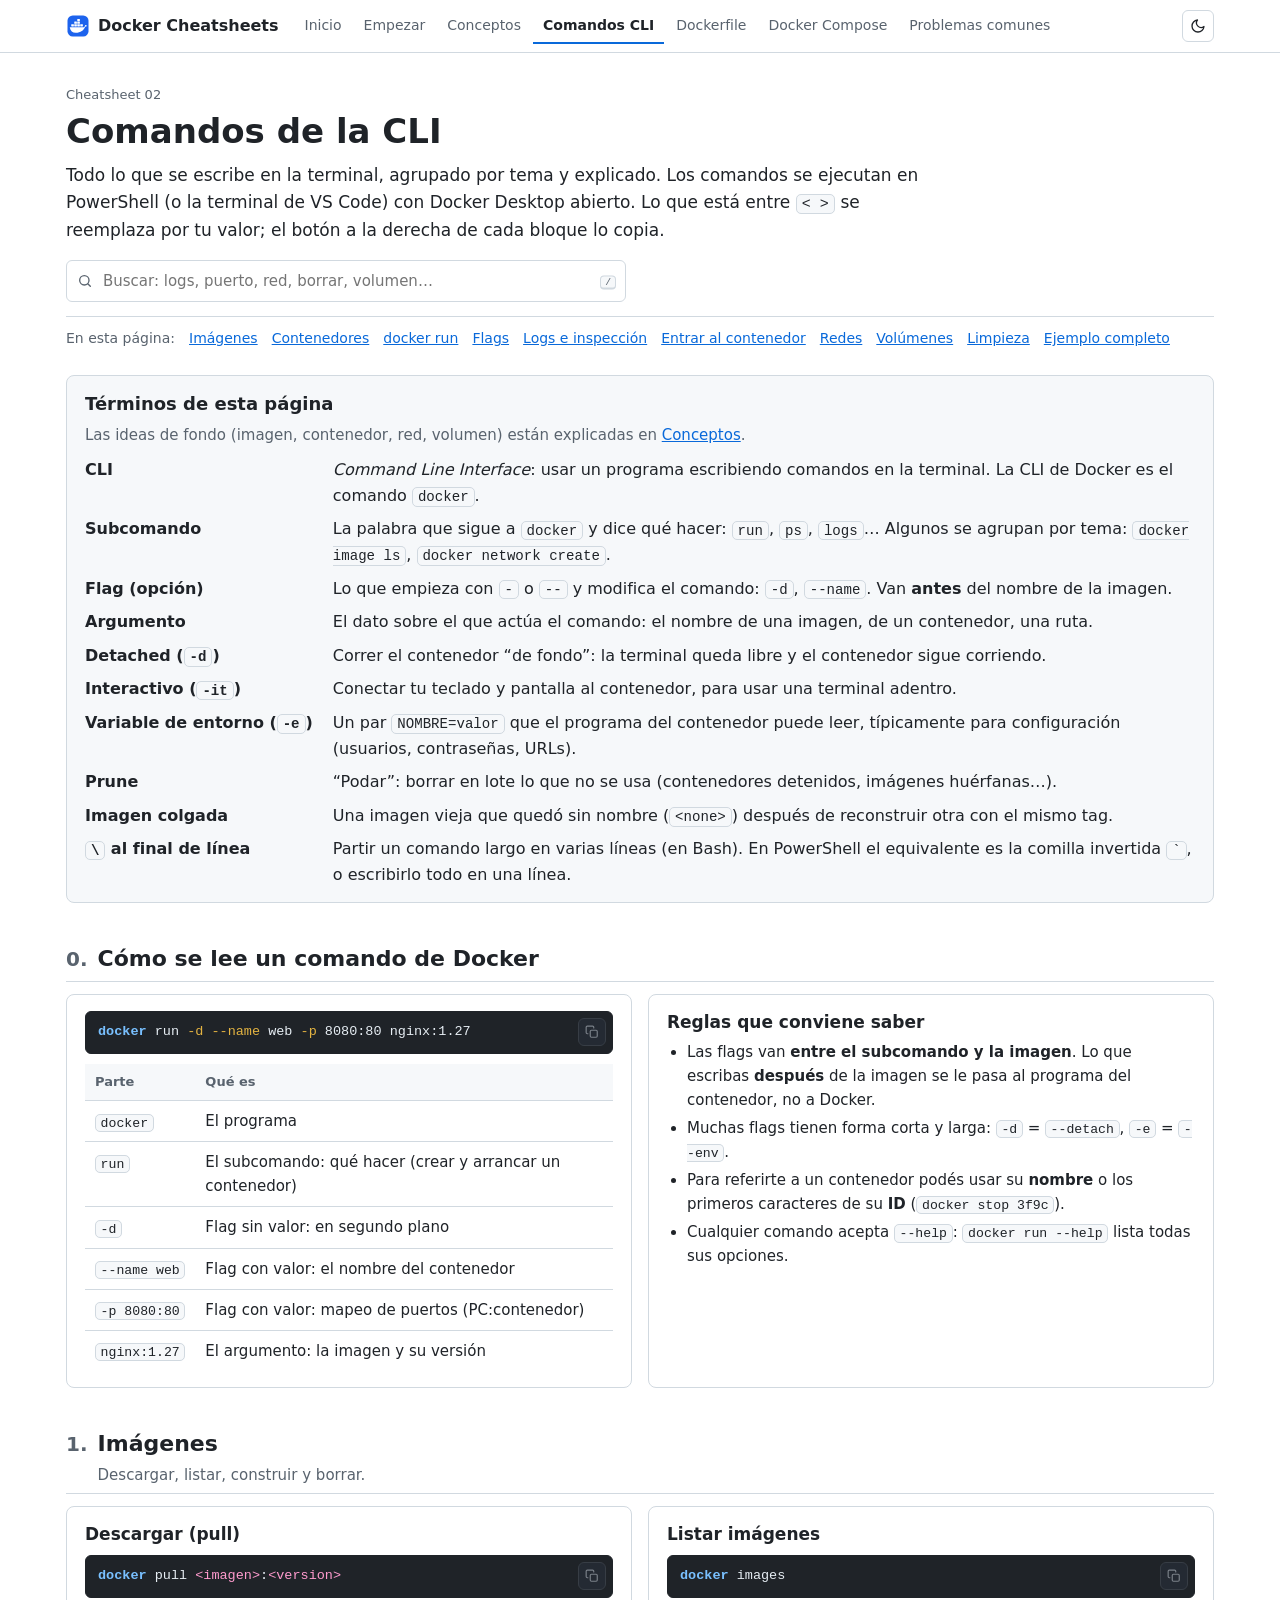
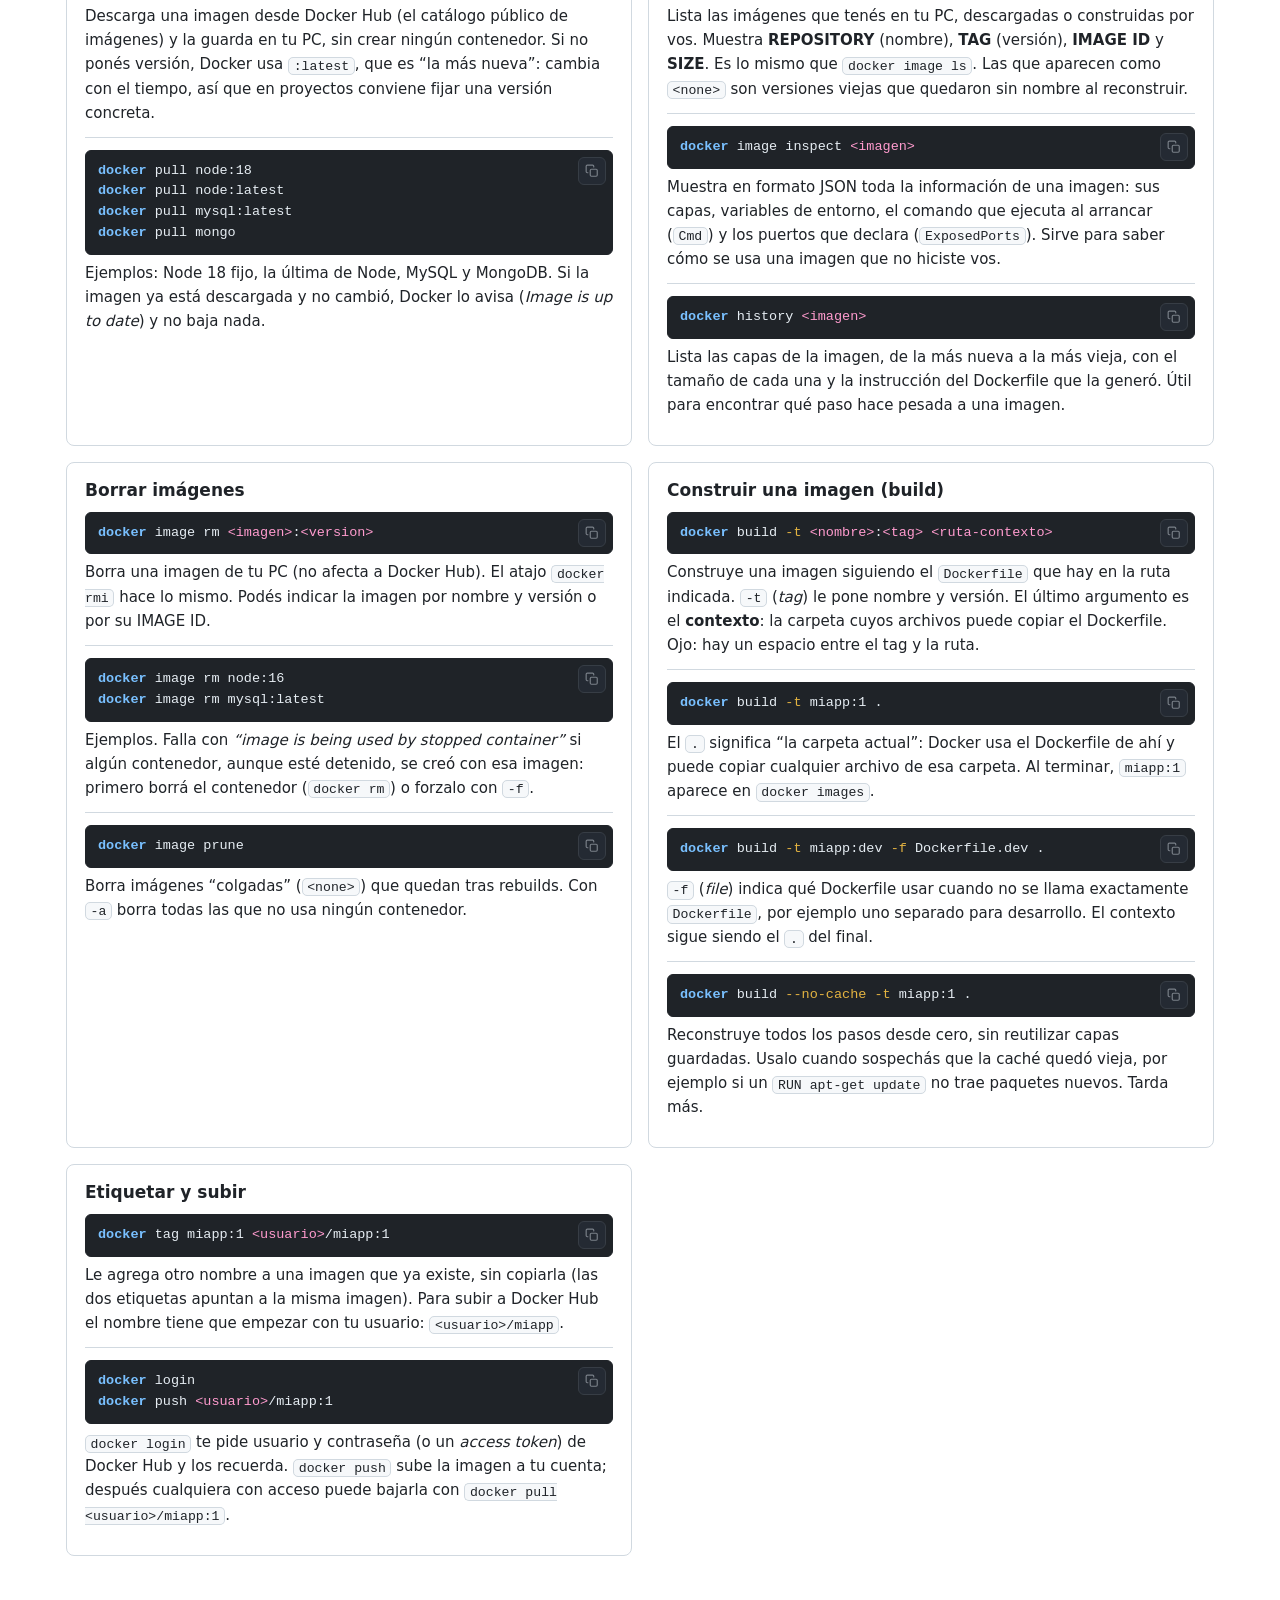
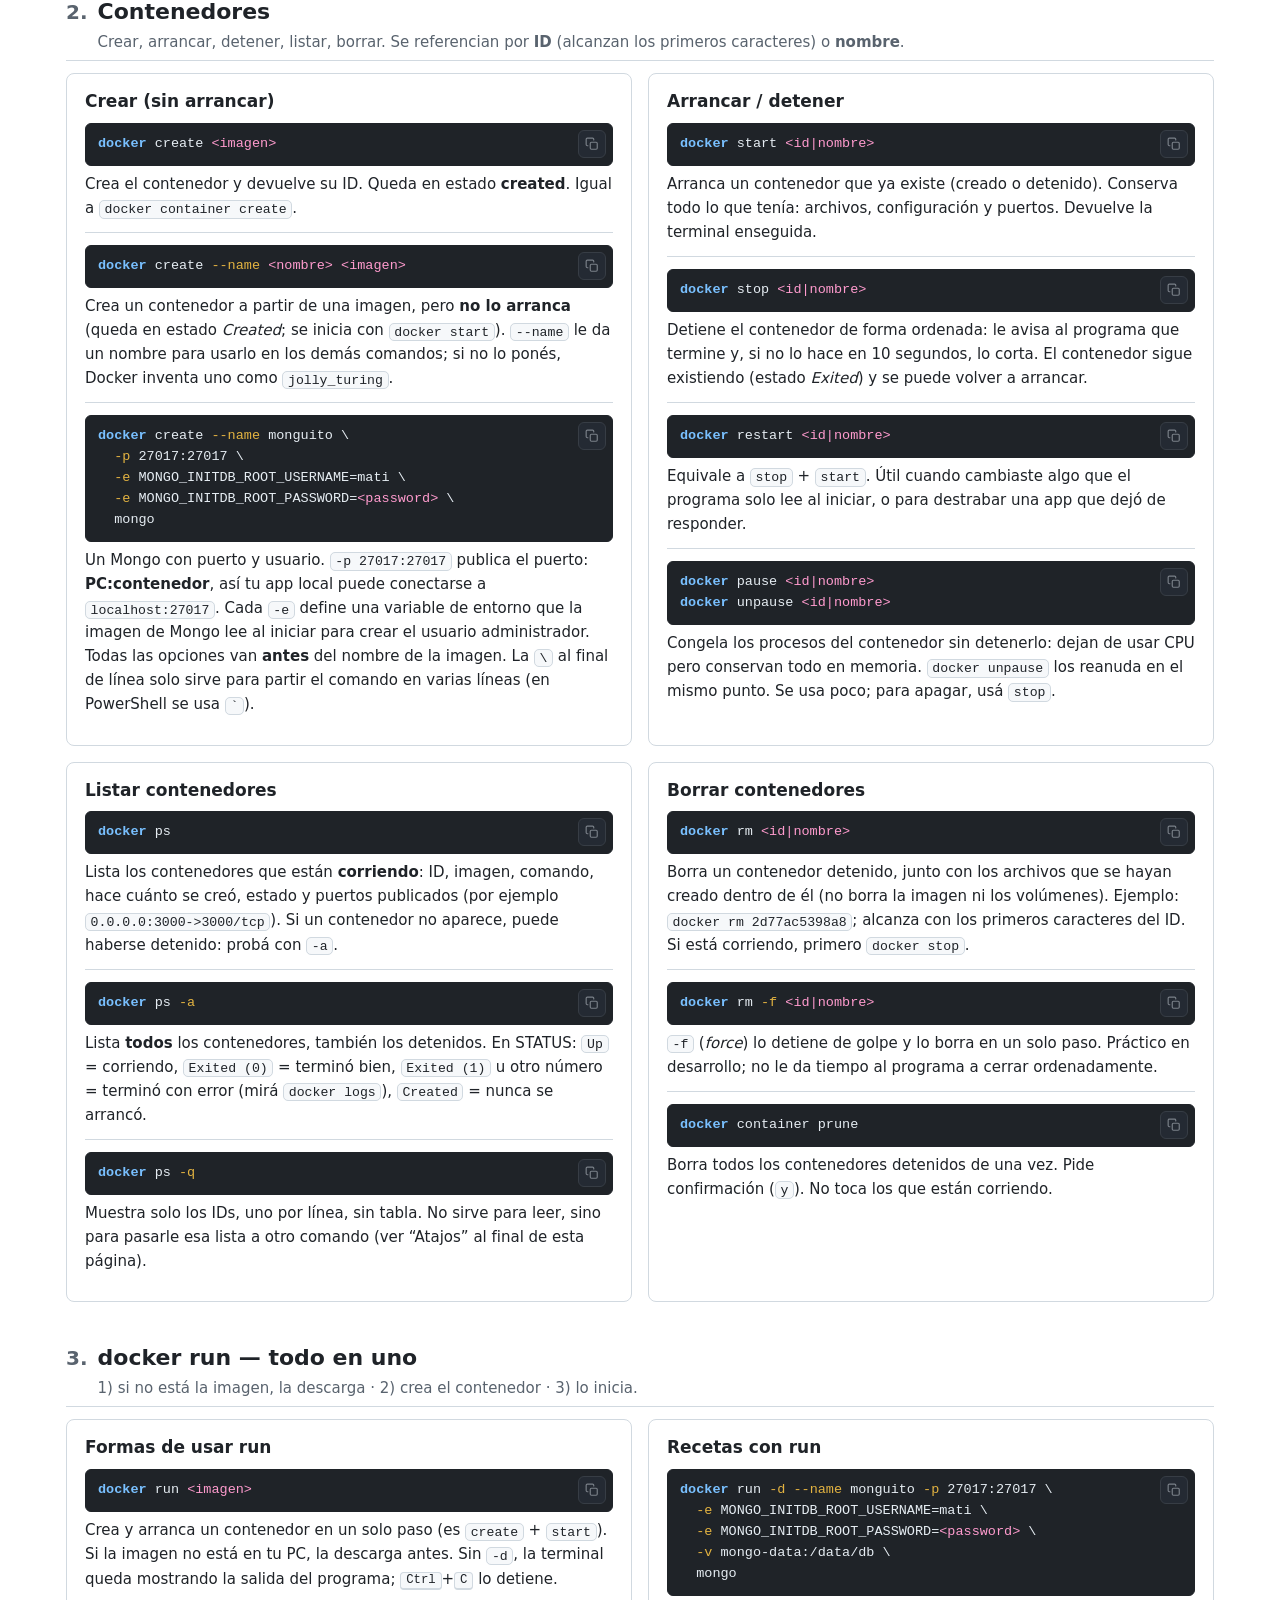
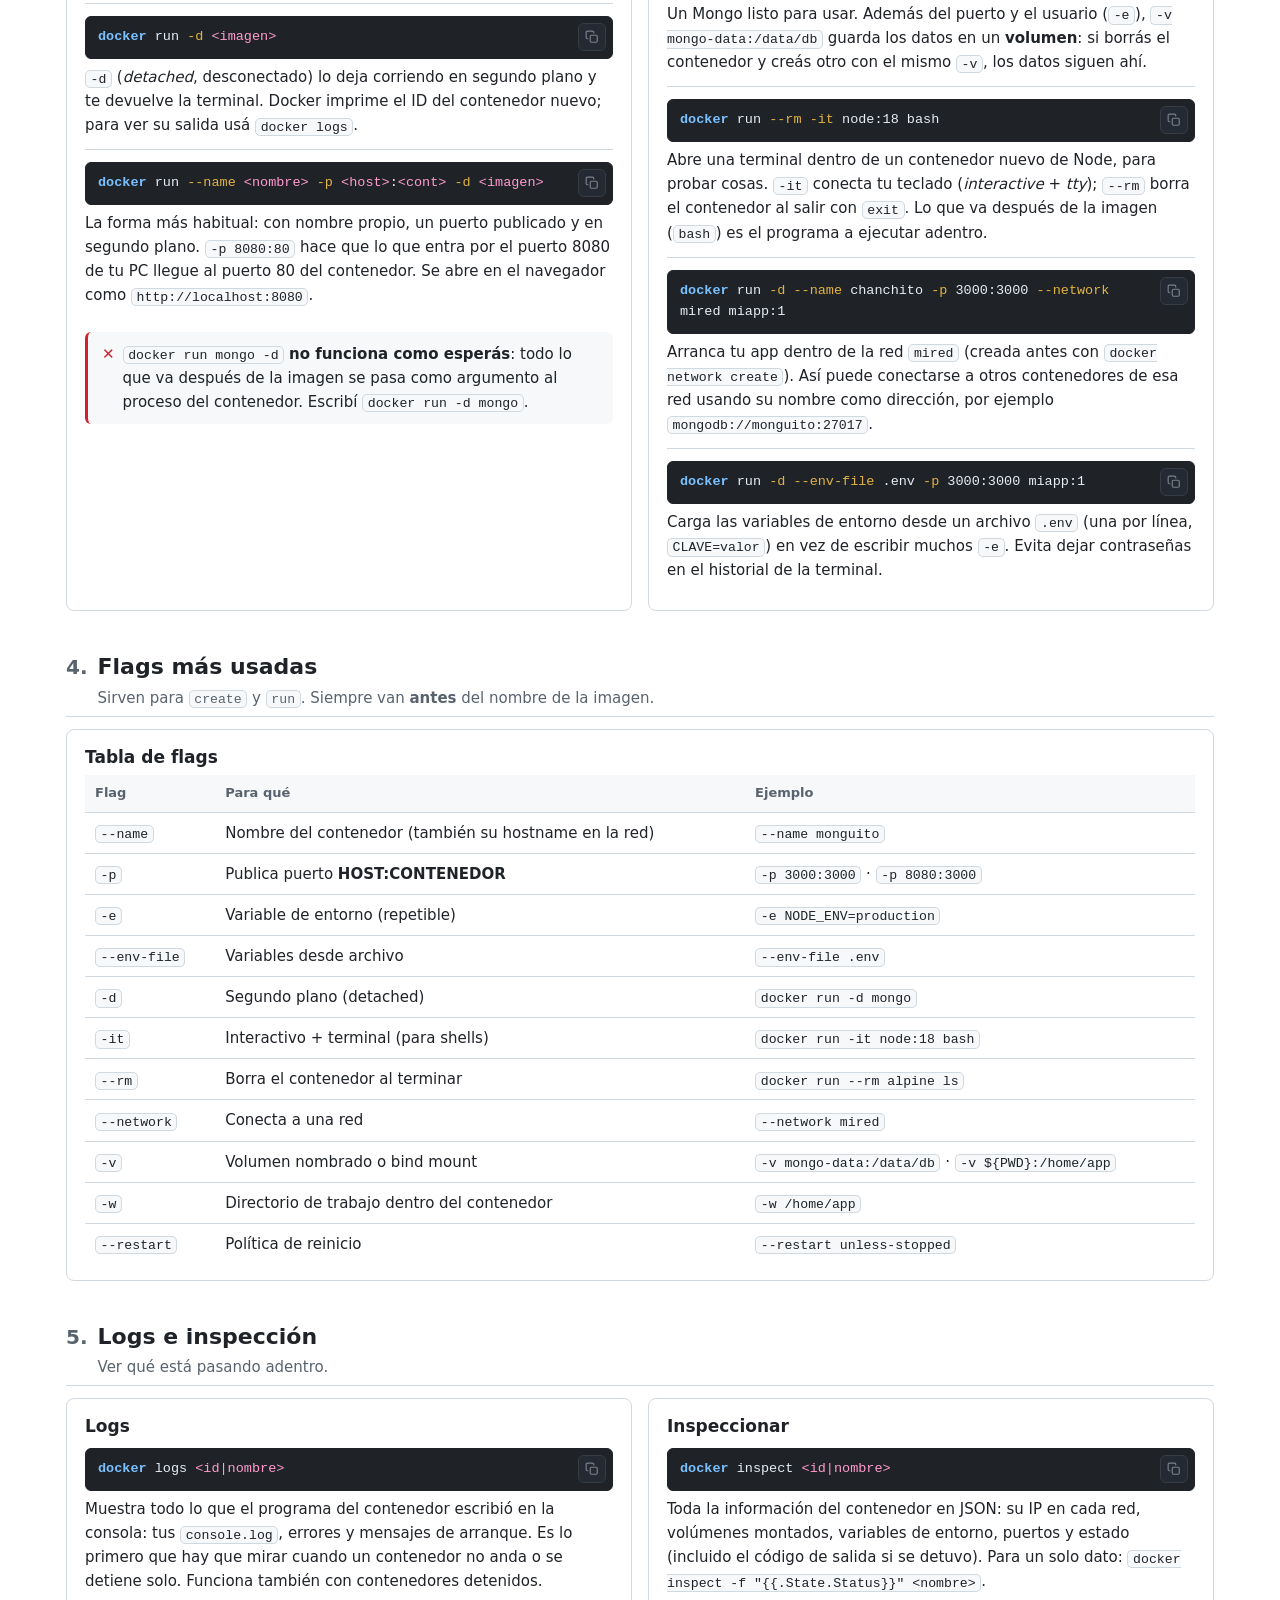
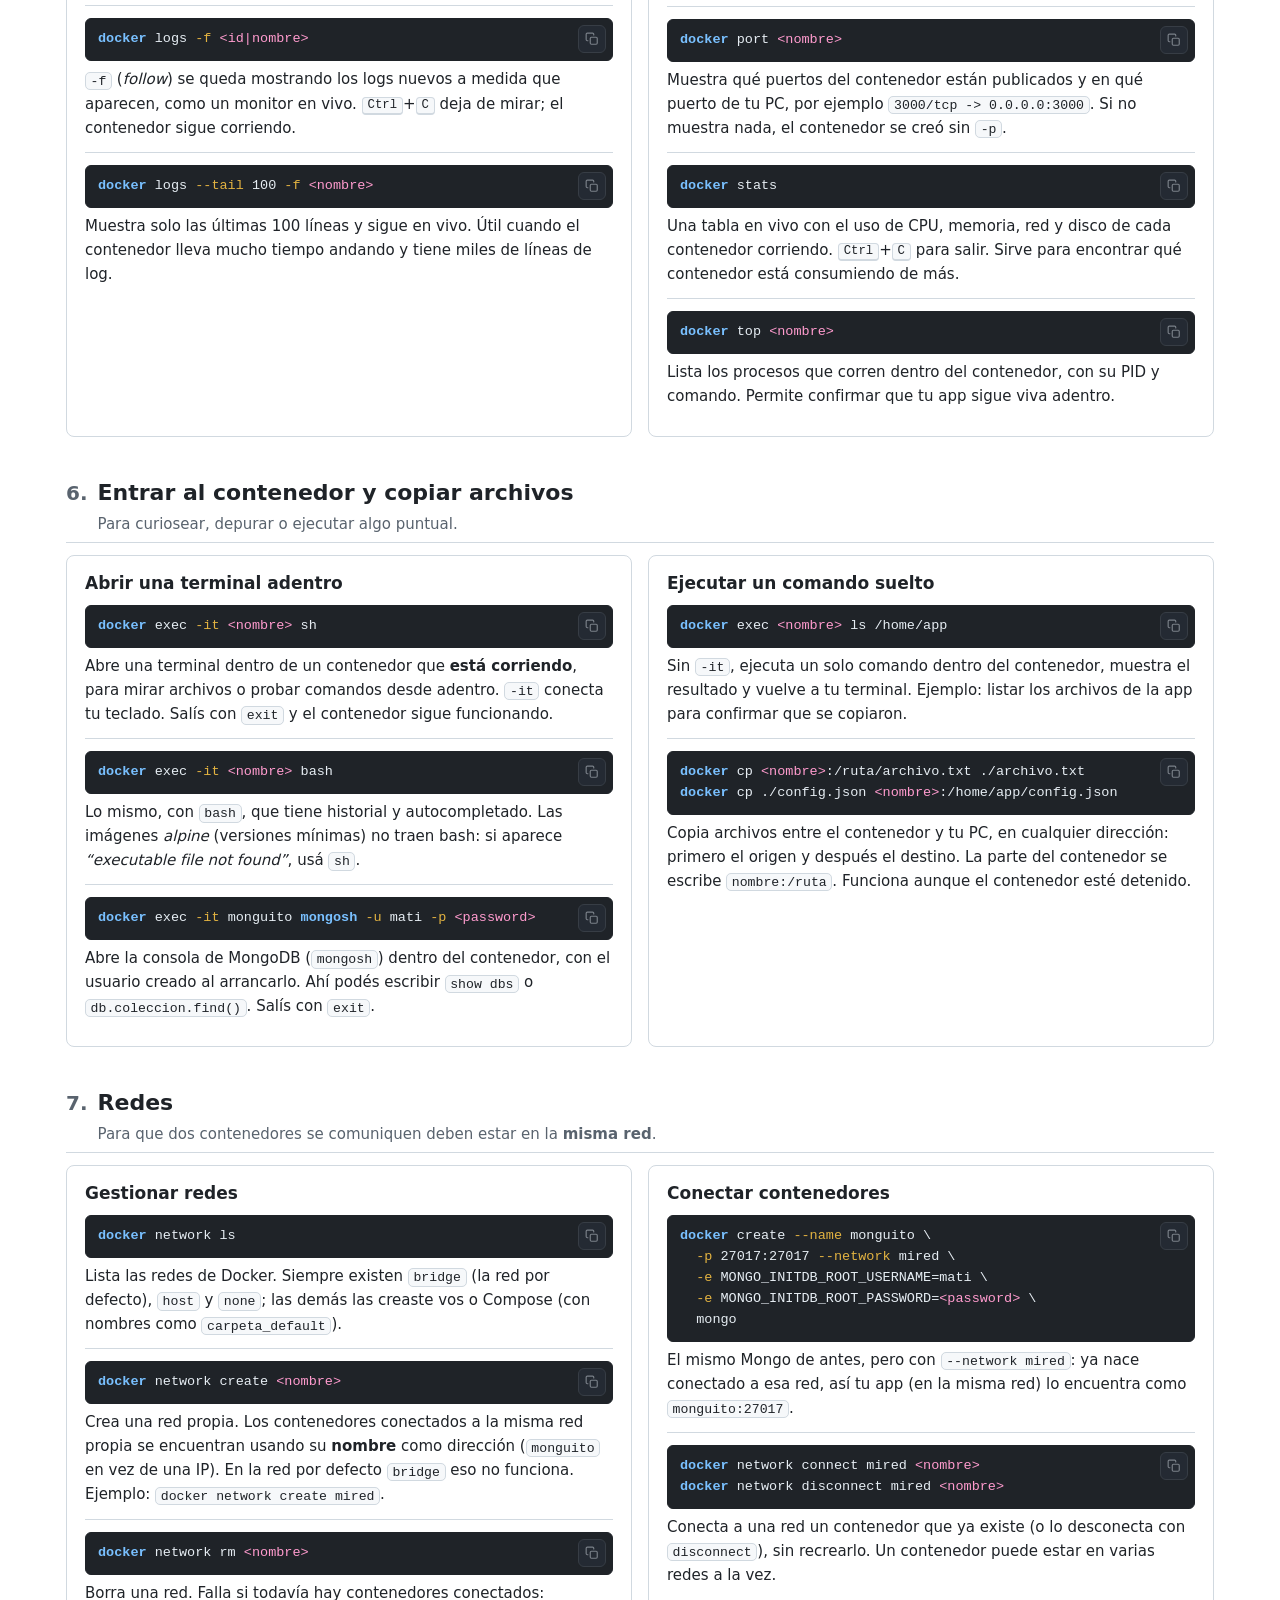
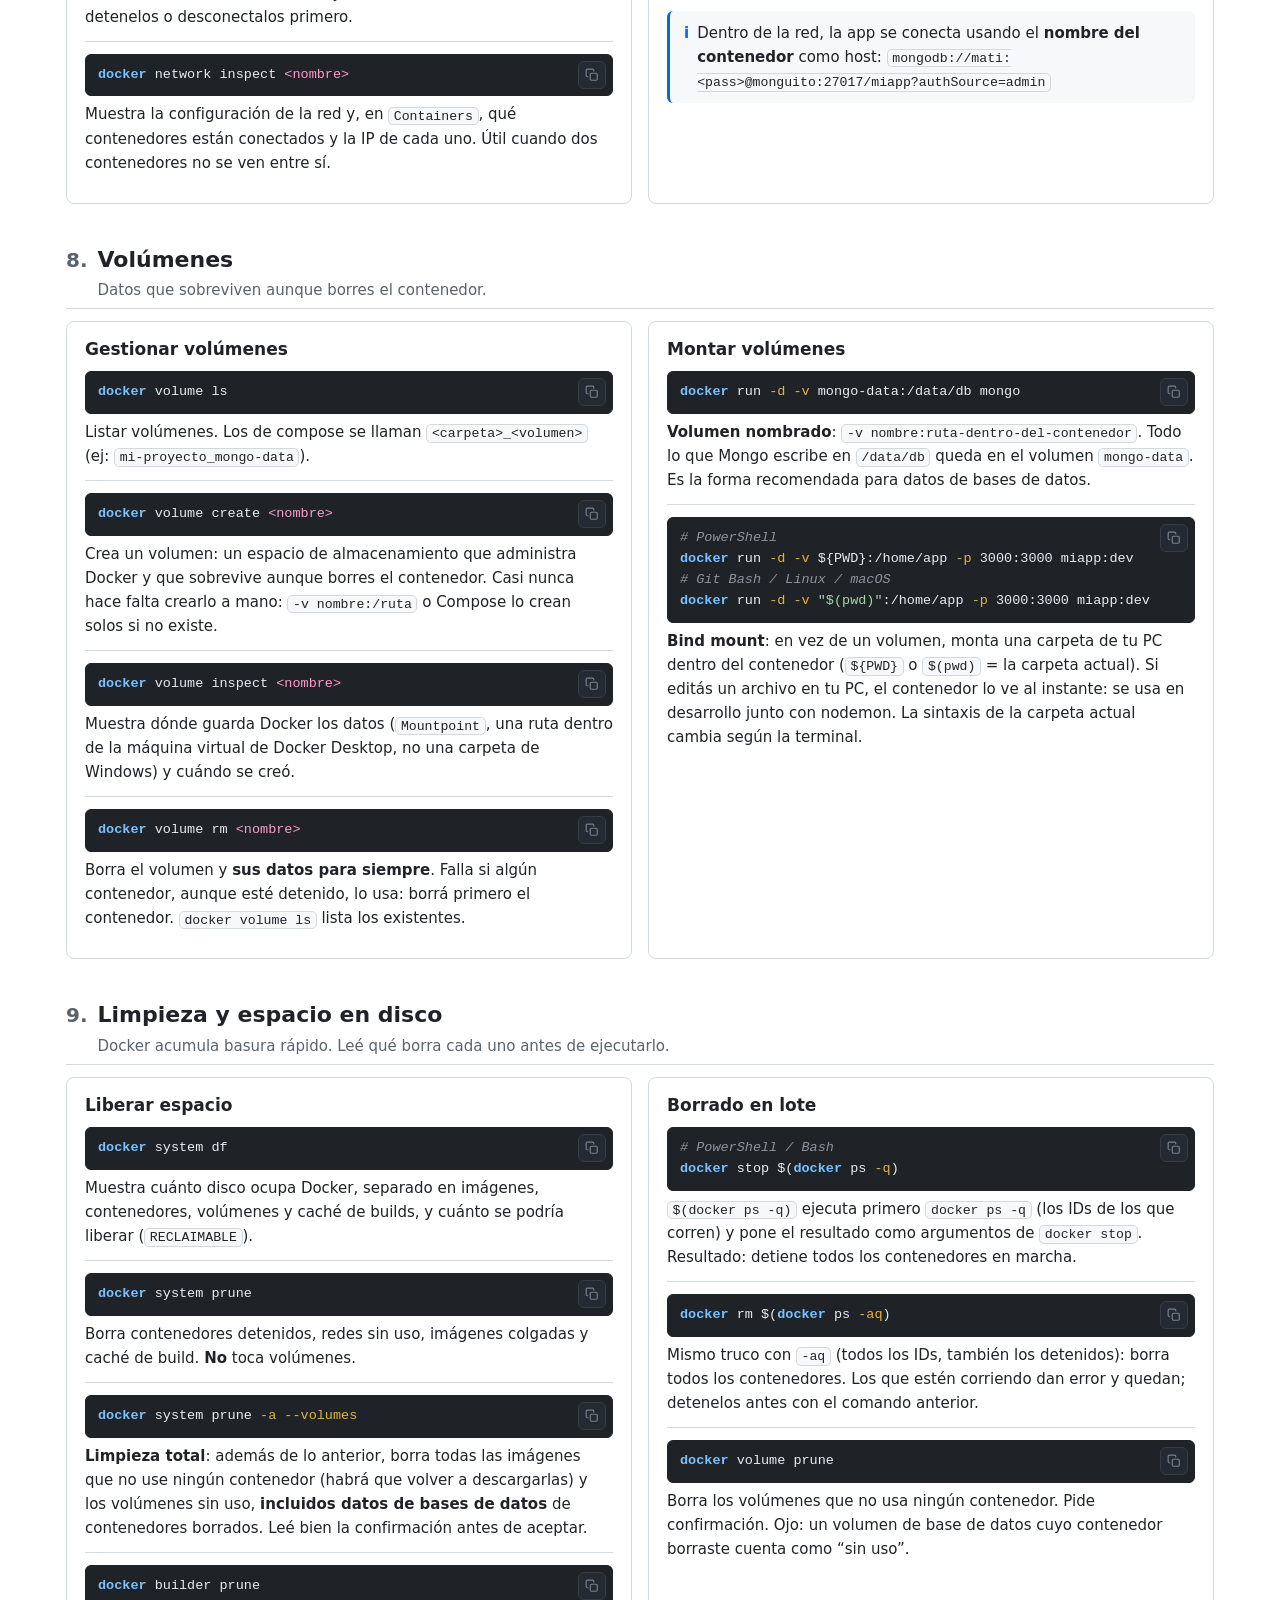
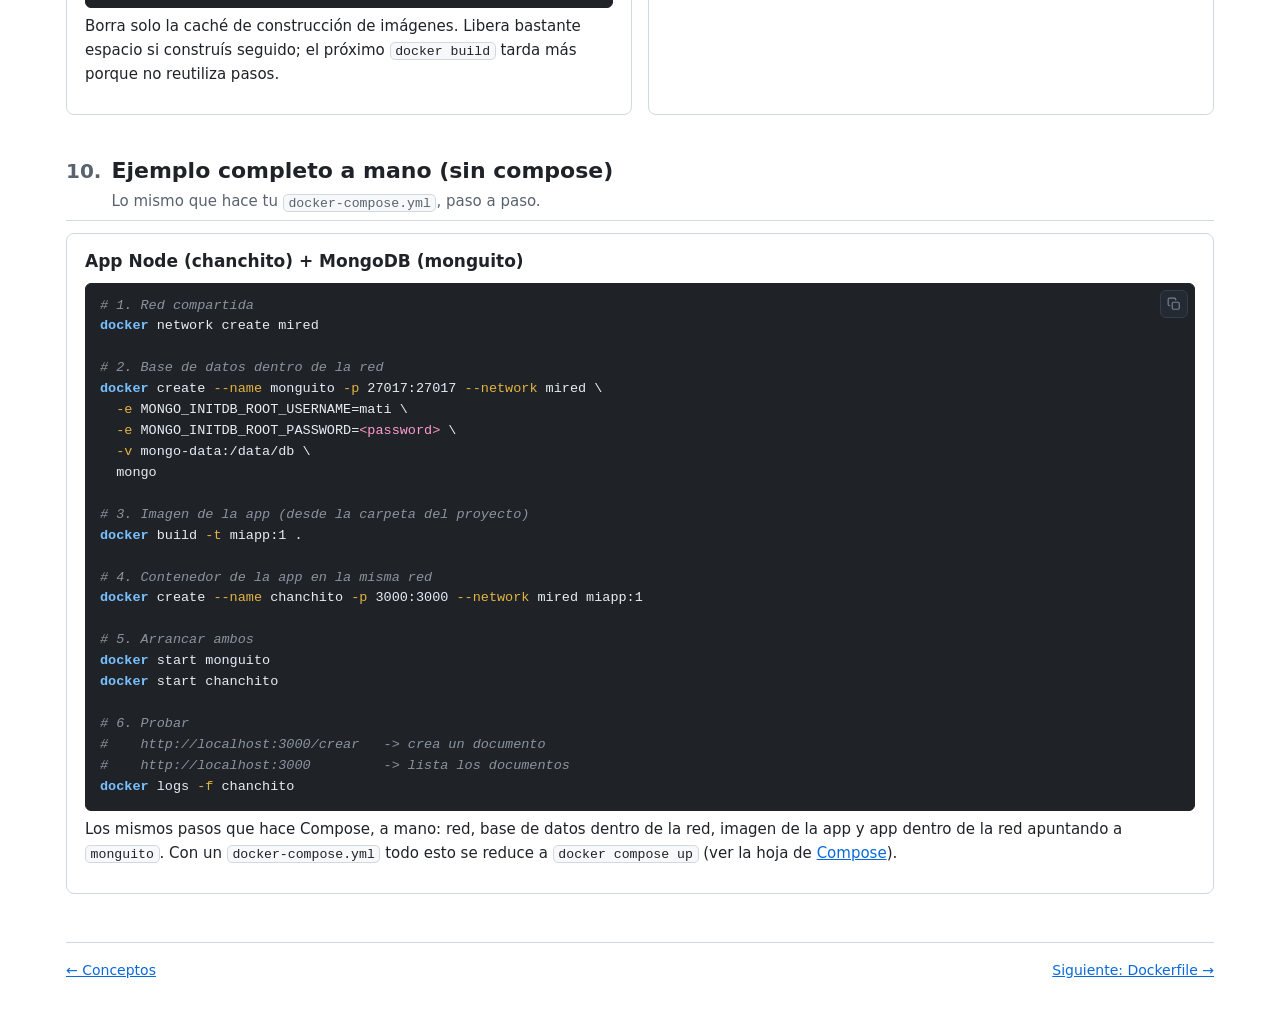
<file: 02-comandos.html>
<!doctype html>
<html lang="es">
<head>
<meta charset="utf-8">
<meta name="viewport" content="width=device-width, initial-scale=1">
<meta name="description" content="Comandos de la CLI de Docker con buscador: imágenes, contenedores, run, logs, exec, redes, volúmenes y limpieza.">
<meta name="theme-color" content="#1d63ed">
<title>Docker · Comandos CLI</title>
<link rel="icon" href="data:image/svg+xml,%3Csvg xmlns='http://www.w3.org/2000/svg' viewBox='0 0 100 100'%3E%3Ctext y='.9em' font-size='90'%3E%F0%9F%90%B3%3C/text%3E%3C/svg%3E">
<link rel="stylesheet" href="assets/style.css">
<script src="assets/app.js"></script>
</head>
<body data-page="comandos">
<header class="topbar"></header>

<main class="wrap">

  <div class="hero">
    <span class="eyebrow">Cheatsheet 02</span>
    <h1>Comandos de la CLI</h1>
    <p class="lead">Todo lo que se escribe en la terminal, agrupado por tema y explicado. Los comandos se ejecutan en PowerShell (o la terminal de VS Code) con Docker Desktop abierto. Lo que está entre <code>&lt; &gt;</code> se reemplaza por tu valor; el botón a la derecha de cada bloque lo copia.</p>
    <div class="toolbar">
      <label class="search">
        <svg viewBox="0 0 24 24" fill="none" stroke="currentColor" stroke-width="2" stroke-linecap="round" aria-hidden="true"><circle cx="11" cy="11" r="7"/><path d="m20 20-3.5-3.5"/></svg>
        <input id="q" type="search" placeholder="Buscar: logs, puerto, red, borrar, volumen…" autocomplete="off" aria-label="Buscar comando">
        <span class="hint"><kbd>/</kbd></span>
      </label>
    </div>
    <nav class="toc">
      <a href="#imagenes">Imágenes</a>
      <a href="#contenedores">Contenedores</a>
      <a href="#run">docker run</a>
      <a href="#flags">Flags</a>
      <a href="#logs">Logs e inspección</a>
      <a href="#exec">Entrar al contenedor</a>
      <a href="#redes">Redes</a>
      <a href="#volumenes">Volúmenes</a>
      <a href="#limpieza">Limpieza</a>
      <a href="#manual">Ejemplo completo</a>
    </nav>
  </div>

  <section class="terms-box">
    <h2>Términos de esta página</h2>
    <p>Las ideas de fondo (imagen, contenedor, red, volumen) están explicadas en <a href="01-conceptos.html">Conceptos</a>.</p>
    <dl class="terms">
      <dt>CLI</dt><dd><i>Command Line Interface</i>: usar un programa escribiendo comandos en la terminal. La CLI de Docker es el comando <code>docker</code>.</dd>
      <dt>Subcomando</dt><dd>La palabra que sigue a <code>docker</code> y dice qué hacer: <code>run</code>, <code>ps</code>, <code>logs</code>… Algunos se agrupan por tema: <code>docker image ls</code>, <code>docker network create</code>.</dd>
      <dt>Flag (opción)</dt><dd>Lo que empieza con <code>-</code> o <code>--</code> y modifica el comando: <code>-d</code>, <code>--name</code>. Van <b>antes</b> del nombre de la imagen.</dd>
      <dt>Argumento</dt><dd>El dato sobre el que actúa el comando: el nombre de una imagen, de un contenedor, una ruta.</dd>
      <dt>Detached (<code>-d</code>)</dt><dd>Correr el contenedor “de fondo”: la terminal queda libre y el contenedor sigue corriendo.</dd>
      <dt>Interactivo (<code>-it</code>)</dt><dd>Conectar tu teclado y pantalla al contenedor, para usar una terminal adentro.</dd>
      <dt>Variable de entorno (<code>-e</code>)</dt><dd>Un par <code>NOMBRE=valor</code> que el programa del contenedor puede leer, típicamente para configuración (usuarios, contraseñas, URLs).</dd>
      <dt>Prune</dt><dd>“Podar”: borrar en lote lo que no se usa (contenedores detenidos, imágenes huérfanas…).</dd>
      <dt>Imagen colgada</dt><dd>Una imagen vieja que quedó sin nombre (<code>&lt;none&gt;</code>) después de reconstruir otra con el mismo tag.</dd>
      <dt><code>\</code> al final de línea</dt><dd>Partir un comando largo en varias líneas (en Bash). En PowerShell el equivalente es la comilla invertida <code>`</code>, o escribirlo todo en una línea.</dd>
    </dl>
  </section>

  <section class="block">
    <div class="section-head">
      <div class="num">0</div>
      <div class="titles"><h2>Cómo se lee un comando de Docker</h2></div>
    </div>
    <div class="grid cols-2">
      <div class="card">
        <pre><code>docker run -d --name web -p 8080:80 nginx:1.27</code></pre>
        <div class="table-wrap" style="margin-top:10px">
          <table>
            <thead><tr><th>Parte</th><th>Qué es</th></tr></thead>
            <tbody>
              <tr><td><code>docker</code></td><td>El programa</td></tr>
              <tr><td><code>run</code></td><td>El subcomando: qué hacer (crear y arrancar un contenedor)</td></tr>
              <tr><td><code>-d</code></td><td>Flag sin valor: en segundo plano</td></tr>
              <tr><td><code>--name web</code></td><td>Flag con valor: el nombre del contenedor</td></tr>
              <tr><td><code>-p 8080:80</code></td><td>Flag con valor: mapeo de puertos (PC:contenedor)</td></tr>
              <tr><td><code>nginx:1.27</code></td><td>El argumento: la imagen y su versión</td></tr>
            </tbody>
          </table>
        </div>
      </div>
      <div class="card">
        <h3>Reglas que conviene saber</h3>
        <ul>
          <li>Las flags van <b>entre el subcomando y la imagen</b>. Lo que escribas <b>después</b> de la imagen se le pasa al programa del contenedor, no a Docker.</li>
          <li>Muchas flags tienen forma corta y larga: <code>-d</code> = <code>--detach</code>, <code>-e</code> = <code>--env</code>.</li>
          <li>Para referirte a un contenedor podés usar su <b>nombre</b> o los primeros caracteres de su <b>ID</b> (<code>docker stop 3f9c</code>).</li>
          <li>Cualquier comando acepta <code>--help</code>: <code>docker run --help</code> lista todas sus opciones.</li>
        </ul>
      </div>
    </div>
  </section>

  <!-- ================= IMAGENES ================= -->
  <section class="block" id="imagenes" data-search>
    <div class="section-head">
      <div class="num" style="--tone:var(--c-img)">1</div>
      <div class="titles"><h2>Imágenes</h2><p>Descargar, listar, construir y borrar.</p></div>
    </div>
    <div class="grid">
      <div class="card t-img">
        <h3>Descargar (pull)</h3>
        <div class="cmd">
          <pre><code>docker pull &lt;imagen&gt;:&lt;version&gt;</code></pre>
          <div class="what">Descarga una imagen desde Docker Hub (el catálogo público de imágenes) y la guarda en tu PC, sin crear ningún contenedor. Si no ponés versión, Docker usa <code>:latest</code>, que es “la más nueva”: cambia con el tiempo, así que en proyectos conviene fijar una versión concreta.</div>
        </div>
        <div class="cmd">
          <pre><code>docker pull node:18
docker pull node:latest
docker pull mysql:latest
docker pull mongo</code></pre>
          <div class="what">Ejemplos: Node 18 fijo, la última de Node, MySQL y MongoDB. Si la imagen ya está descargada y no cambió, Docker lo avisa (<i>Image is up to date</i>) y no baja nada.</div>
        </div>
      </div>

      <div class="card t-img">
        <h3>Listar imágenes</h3>
        <div class="cmd">
          <pre><code>docker images</code></pre>
          <div class="what">Lista las imágenes que tenés en tu PC, descargadas o construidas por vos. Muestra <b>REPOSITORY</b> (nombre), <b>TAG</b> (versión), <b>IMAGE ID</b> y <b>SIZE</b>. Es lo mismo que <code>docker image ls</code>. Las que aparecen como <code>&lt;none&gt;</code> son versiones viejas que quedaron sin nombre al reconstruir.</div>
        </div>
        <div class="cmd">
          <pre><code>docker image inspect &lt;imagen&gt;</code></pre>
          <div class="what">Muestra en formato JSON toda la información de una imagen: sus capas, variables de entorno, el comando que ejecuta al arrancar (<code>Cmd</code>) y los puertos que declara (<code>ExposedPorts</code>). Sirve para saber cómo se usa una imagen que no hiciste vos.</div>
        </div>
        <div class="cmd">
          <pre><code>docker history &lt;imagen&gt;</code></pre>
          <div class="what">Lista las capas de la imagen, de la más nueva a la más vieja, con el tamaño de cada una y la instrucción del Dockerfile que la generó. Útil para encontrar qué paso hace pesada a una imagen.</div>
        </div>
      </div>

      <div class="card t-img">
        <h3>Borrar imágenes</h3>
        <div class="cmd">
          <pre><code>docker image rm &lt;imagen&gt;:&lt;version&gt;</code></pre>
          <div class="what">Borra una imagen de tu PC (no afecta a Docker Hub). El atajo <code>docker rmi</code> hace lo mismo. Podés indicar la imagen por nombre y versión o por su IMAGE ID.</div>
        </div>
        <div class="cmd">
          <pre><code>docker image rm node:16
docker image rm mysql:latest</code></pre>
          <div class="what">Ejemplos. Falla con <i>“image is being used by stopped container”</i> si algún contenedor, aunque esté detenido, se creó con esa imagen: primero borrá el contenedor (<code>docker rm</code>) o forzalo con <code>-f</code>.</div>
        </div>
        <div class="cmd">
          <pre><code>docker image prune</code></pre>
          <div class="what">Borra imágenes “colgadas” (<code>&lt;none&gt;</code>) que quedan tras rebuilds. Con <code>-a</code> borra todas las que no usa ningún contenedor.</div>
        </div>
      </div>

      <div class="card t-file">
        <h3>Construir una imagen (build)</h3>
        <div class="cmd">
          <pre><code>docker build -t &lt;nombre&gt;:&lt;tag&gt; &lt;ruta-contexto&gt;</code></pre>
          <div class="what">Construye una imagen siguiendo el <code>Dockerfile</code> que hay en la ruta indicada. <code>-t</code> (<i>tag</i>) le pone nombre y versión. El último argumento es el <b>contexto</b>: la carpeta cuyos archivos puede copiar el Dockerfile. Ojo: hay un espacio entre el tag y la ruta.</div>
        </div>
        <div class="cmd">
          <pre><code>docker build -t miapp:1 .</code></pre>
          <div class="what">El <code>.</code> significa “la carpeta actual”: Docker usa el Dockerfile de ahí y puede copiar cualquier archivo de esa carpeta. Al terminar, <code>miapp:1</code> aparece en <code>docker images</code>.</div>
        </div>
        <div class="cmd">
          <pre><code>docker build -t miapp:dev -f Dockerfile.dev .</code></pre>
          <div class="what"><code>-f</code> (<i>file</i>) indica qué Dockerfile usar cuando no se llama exactamente <code>Dockerfile</code>, por ejemplo uno separado para desarrollo. El contexto sigue siendo el <code>.</code> del final.</div>
        </div>
        <div class="cmd">
          <pre><code>docker build --no-cache -t miapp:1 .</code></pre>
          <div class="what">Reconstruye todos los pasos desde cero, sin reutilizar capas guardadas. Usalo cuando sospechás que la caché quedó vieja, por ejemplo si un <code>RUN apt-get update</code> no trae paquetes nuevos. Tarda más.</div>
        </div>
      </div>

      <div class="card t-img">
        <h3>Etiquetar y subir</h3>
        <div class="cmd">
          <pre><code>docker tag miapp:1 &lt;usuario&gt;/miapp:1</code></pre>
          <div class="what">Le agrega otro nombre a una imagen que ya existe, sin copiarla (las dos etiquetas apuntan a la misma imagen). Para subir a Docker Hub el nombre tiene que empezar con tu usuario: <code>&lt;usuario&gt;/miapp</code>.</div>
        </div>
        <div class="cmd">
          <pre><code>docker login
docker push &lt;usuario&gt;/miapp:1</code></pre>
          <div class="what"><code>docker login</code> te pide usuario y contraseña (o un <i>access token</i>) de Docker Hub y los recuerda. <code>docker push</code> sube la imagen a tu cuenta; después cualquiera con acceso puede bajarla con <code>docker pull &lt;usuario&gt;/miapp:1</code>.</div>
        </div>
      </div>
    </div>
  </section>

  <!-- ================= CONTENEDORES ================= -->
  <section class="block" id="contenedores" data-search>
    <div class="section-head">
      <div class="num" style="--tone:var(--c-cont)">2</div>
      <div class="titles"><h2>Contenedores</h2><p>Crear, arrancar, detener, listar, borrar. Se referencian por <b>ID</b> (alcanzan los primeros caracteres) o <b>nombre</b>.</p></div>
    </div>
    <div class="grid">
      <div class="card t-cont">
        <h3>Crear (sin arrancar)</h3>
        <div class="cmd">
          <pre><code>docker create &lt;imagen&gt;</code></pre>
          <div class="what">Crea el contenedor y devuelve su ID. Queda en estado <b>created</b>. Igual a <code>docker container create</code>.</div>
        </div>
        <div class="cmd">
          <pre><code>docker create --name &lt;nombre&gt; &lt;imagen&gt;</code></pre>
          <div class="what">Crea un contenedor a partir de una imagen, pero <b>no lo arranca</b> (queda en estado <i>Created</i>; se inicia con <code>docker start</code>). <code>--name</code> le da un nombre para usarlo en los demás comandos; si no lo ponés, Docker inventa uno como <code>jolly_turing</code>.</div>
        </div>
        <div class="cmd">
          <pre><code>docker create --name monguito \
  -p 27017:27017 \
  -e MONGO_INITDB_ROOT_USERNAME=mati \
  -e MONGO_INITDB_ROOT_PASSWORD=&lt;password&gt; \
  mongo</code></pre>
          <div class="what">Un Mongo con puerto y usuario. <code>-p 27017:27017</code> publica el puerto: <b>PC:contenedor</b>, así tu app local puede conectarse a <code>localhost:27017</code>. Cada <code>-e</code> define una variable de entorno que la imagen de Mongo lee al iniciar para crear el usuario administrador. Todas las opciones van <b>antes</b> del nombre de la imagen. La <code>\</code> al final de línea solo sirve para partir el comando en varias líneas (en PowerShell se usa <code>`</code>).</div>
        </div>
      </div>

      <div class="card t-cont">
        <h3>Arrancar / detener</h3>
        <div class="cmd">
          <pre><code>docker start &lt;id|nombre&gt;</code></pre>
          <div class="what">Arranca un contenedor que ya existe (creado o detenido). Conserva todo lo que tenía: archivos, configuración y puertos. Devuelve la terminal enseguida.</div>
        </div>
        <div class="cmd">
          <pre><code>docker stop &lt;id|nombre&gt;</code></pre>
          <div class="what">Detiene el contenedor de forma ordenada: le avisa al programa que termine y, si no lo hace en 10 segundos, lo corta. El contenedor sigue existiendo (estado <i>Exited</i>) y se puede volver a arrancar.</div>
        </div>
        <div class="cmd">
          <pre><code>docker restart &lt;id|nombre&gt;</code></pre>
          <div class="what">Equivale a <code>stop</code> + <code>start</code>. Útil cuando cambiaste algo que el programa solo lee al iniciar, o para destrabar una app que dejó de responder.</div>
        </div>
        <div class="cmd">
          <pre><code>docker pause &lt;id|nombre&gt;
docker unpause &lt;id|nombre&gt;</code></pre>
          <div class="what">Congela los procesos del contenedor sin detenerlo: dejan de usar CPU pero conservan todo en memoria. <code>docker unpause</code> los reanuda en el mismo punto. Se usa poco; para apagar, usá <code>stop</code>.</div>
        </div>
      </div>

      <div class="card t-cont">
        <h3>Listar contenedores</h3>
        <div class="cmd">
          <pre><code>docker ps</code></pre>
          <div class="what">Lista los contenedores que están <b>corriendo</b>: ID, imagen, comando, hace cuánto se creó, estado y puertos publicados (por ejemplo <code>0.0.0.0:3000-&gt;3000/tcp</code>). Si un contenedor no aparece, puede haberse detenido: probá con <code>-a</code>.</div>
        </div>
        <div class="cmd">
          <pre><code>docker ps -a</code></pre>
          <div class="what">Lista <b>todos</b> los contenedores, también los detenidos. En STATUS: <code>Up</code> = corriendo, <code>Exited (0)</code> = terminó bien, <code>Exited (1)</code> u otro número = terminó con error (mirá <code>docker logs</code>), <code>Created</code> = nunca se arrancó.</div>
        </div>
        <div class="cmd">
          <pre><code>docker ps -q</code></pre>
          <div class="what">Muestra solo los IDs, uno por línea, sin tabla. No sirve para leer, sino para pasarle esa lista a otro comando (ver “Atajos” al final de esta página).</div>
        </div>
      </div>

      <div class="card t-bad">
        <h3>Borrar contenedores</h3>
        <div class="cmd">
          <pre><code>docker rm &lt;id|nombre&gt;</code></pre>
          <div class="what">Borra un contenedor detenido, junto con los archivos que se hayan creado dentro de él (no borra la imagen ni los volúmenes). Ejemplo: <code>docker rm 2d77ac5398a8</code>; alcanza con los primeros caracteres del ID. Si está corriendo, primero <code>docker stop</code>.</div>
        </div>
        <div class="cmd">
          <pre><code>docker rm -f &lt;id|nombre&gt;</code></pre>
          <div class="what"><code>-f</code> (<i>force</i>) lo detiene de golpe y lo borra en un solo paso. Práctico en desarrollo; no le da tiempo al programa a cerrar ordenadamente.</div>
        </div>
        <div class="cmd">
          <pre><code>docker container prune</code></pre>
          <div class="what">Borra todos los contenedores detenidos de una vez. Pide confirmación (<code>y</code>). No toca los que están corriendo.</div>
        </div>
      </div>
    </div>
  </section>

  <!-- ================= RUN ================= -->
  <section class="block" id="run" data-search>
    <div class="section-head">
      <div class="num" style="--tone:var(--c-comp)">3</div>
      <div class="titles"><h2>docker run — todo en uno</h2><p>1) si no está la imagen, la descarga · 2) crea el contenedor · 3) lo inicia.</p></div>
    </div>
    <div class="grid">
      <div class="card t-comp">
        <h3>Formas de usar run</h3>
        <div class="cmd">
          <pre><code>docker run &lt;imagen&gt;</code></pre>
          <div class="what">Crea y arranca un contenedor en un solo paso (es <code>create</code> + <code>start</code>). Si la imagen no está en tu PC, la descarga antes. Sin <code>-d</code>, la terminal queda mostrando la salida del programa; <kbd>Ctrl</kbd>+<kbd>C</kbd> lo detiene.</div>
        </div>
        <div class="cmd">
          <pre><code>docker run -d &lt;imagen&gt;</code></pre>
          <div class="what"><code>-d</code> (<i>detached</i>, desconectado) lo deja corriendo en segundo plano y te devuelve la terminal. Docker imprime el ID del contenedor nuevo; para ver su salida usá <code>docker logs</code>.</div>
        </div>
        <div class="cmd">
          <pre><code>docker run --name &lt;nombre&gt; -p &lt;host&gt;:&lt;cont&gt; -d &lt;imagen&gt;</code></pre>
          <div class="what">La forma más habitual: con nombre propio, un puerto publicado y en segundo plano. <code>-p 8080:80</code> hace que lo que entra por el puerto 8080 de tu PC llegue al puerto 80 del contenedor. Se abre en el navegador como <code>http://localhost:8080</code>.</div>
        </div>
        <div class="callout bad"><span class="ico">✕</span><p><code>docker run mongo -d</code> <b>no funciona como esperás</b>: todo lo que va después de la imagen se pasa como argumento al proceso del contenedor. Escribí <code>docker run -d mongo</code>.</p></div>
      </div>

      <div class="card t-comp">
        <h3>Recetas con run</h3>
        <div class="cmd">
          <pre><code>docker run -d --name monguito -p 27017:27017 \
  -e MONGO_INITDB_ROOT_USERNAME=mati \
  -e MONGO_INITDB_ROOT_PASSWORD=&lt;password&gt; \
  -v mongo-data:/data/db \
  mongo</code></pre>
          <div class="what">Un Mongo listo para usar. Además del puerto y el usuario (<code>-e</code>), <code>-v mongo-data:/data/db</code> guarda los datos en un <b>volumen</b>: si borrás el contenedor y creás otro con el mismo <code>-v</code>, los datos siguen ahí.</div>
        </div>
        <div class="cmd">
          <pre><code>docker run --rm -it node:18 bash</code></pre>
          <div class="what">Abre una terminal dentro de un contenedor nuevo de Node, para probar cosas. <code>-it</code> conecta tu teclado (<i>interactive</i> + <i>tty</i>); <code>--rm</code> borra el contenedor al salir con <code>exit</code>. Lo que va después de la imagen (<code>bash</code>) es el programa a ejecutar adentro.</div>
        </div>
        <div class="cmd">
          <pre><code>docker run -d --name chanchito -p 3000:3000 --network mired miapp:1</code></pre>
          <div class="what">Arranca tu app dentro de la red <code>mired</code> (creada antes con <code>docker network create</code>). Así puede conectarse a otros contenedores de esa red usando su nombre como dirección, por ejemplo <code>mongodb://monguito:27017</code>.</div>
        </div>
        <div class="cmd">
          <pre><code>docker run -d --env-file .env -p 3000:3000 miapp:1</code></pre>
          <div class="what">Carga las variables de entorno desde un archivo <code>.env</code> (una por línea, <code>CLAVE=valor</code>) en vez de escribir muchos <code>-e</code>. Evita dejar contraseñas en el historial de la terminal.</div>
        </div>
      </div>
    </div>
  </section>

  <!-- ================= FLAGS ================= -->
  <section class="block" id="flags" data-search>
    <div class="section-head">
      <div class="num" style="--tone:var(--c-file)">4</div>
      <div class="titles"><h2>Flags más usadas</h2><p>Sirven para <code>create</code> y <code>run</code>. Siempre van <b>antes</b> del nombre de la imagen.</p></div>
    </div>
    <div class="card t-file wide">
      <h3>Tabla de flags</h3>
      <div class="table-wrap">
        <table>
          <thead><tr><th>Flag</th><th>Para qué</th><th>Ejemplo</th></tr></thead>
          <tbody>
            <tr><td><code>--name</code></td><td>Nombre del contenedor (también su hostname en la red)</td><td><code>--name monguito</code></td></tr>
            <tr><td><code>-p</code></td><td>Publica puerto <b>HOST:CONTENEDOR</b></td><td><code>-p 3000:3000</code> · <code>-p 8080:3000</code></td></tr>
            <tr><td><code>-e</code></td><td>Variable de entorno (repetible)</td><td><code>-e NODE_ENV=production</code></td></tr>
            <tr><td><code>--env-file</code></td><td>Variables desde archivo</td><td><code>--env-file .env</code></td></tr>
            <tr><td><code>-d</code></td><td>Segundo plano (detached)</td><td><code>docker run -d mongo</code></td></tr>
            <tr><td><code>-it</code></td><td>Interactivo + terminal (para shells)</td><td><code>docker run -it node:18 bash</code></td></tr>
            <tr><td><code>--rm</code></td><td>Borra el contenedor al terminar</td><td><code>docker run --rm alpine ls</code></td></tr>
            <tr><td><code>--network</code></td><td>Conecta a una red</td><td><code>--network mired</code></td></tr>
            <tr><td><code>-v</code></td><td>Volumen nombrado o bind mount</td><td><code>-v mongo-data:/data/db</code> · <code>-v ${PWD}:/home/app</code></td></tr>
            <tr><td><code>-w</code></td><td>Directorio de trabajo dentro del contenedor</td><td><code>-w /home/app</code></td></tr>
            <tr><td><code>--restart</code></td><td>Política de reinicio</td><td><code>--restart unless-stopped</code></td></tr>
          </tbody>
        </table>
      </div>
    </div>
  </section>

  <!-- ================= LOGS ================= -->
  <section class="block" id="logs" data-search>
    <div class="section-head">
      <div class="num" style="--tone:var(--c-cont)">5</div>
      <div class="titles"><h2>Logs e inspección</h2><p>Ver qué está pasando adentro.</p></div>
    </div>
    <div class="grid">
      <div class="card t-cont">
        <h3>Logs</h3>
        <div class="cmd">
          <pre><code>docker logs &lt;id|nombre&gt;</code></pre>
          <div class="what">Muestra todo lo que el programa del contenedor escribió en la consola: tus <code>console.log</code>, errores y mensajes de arranque. Es lo primero que hay que mirar cuando un contenedor no anda o se detiene solo. Funciona también con contenedores detenidos.</div>
        </div>
        <div class="cmd">
          <pre><code>docker logs -f &lt;id|nombre&gt;</code></pre>
          <div class="what"><code>-f</code> (<i>follow</i>) se queda mostrando los logs nuevos a medida que aparecen, como un monitor en vivo. <kbd>Ctrl</kbd>+<kbd>C</kbd> deja de mirar; el contenedor sigue corriendo.</div>
        </div>
        <div class="cmd">
          <pre><code>docker logs --tail 100 -f &lt;nombre&gt;</code></pre>
          <div class="what">Muestra solo las últimas 100 líneas y sigue en vivo. Útil cuando el contenedor lleva mucho tiempo andando y tiene miles de líneas de log.</div>
        </div>
      </div>
      <div class="card t-cont">
        <h3>Inspeccionar</h3>
        <div class="cmd">
          <pre><code>docker inspect &lt;id|nombre&gt;</code></pre>
          <div class="what">Toda la información del contenedor en JSON: su IP en cada red, volúmenes montados, variables de entorno, puertos y estado (incluido el código de salida si se detuvo). Para un solo dato: <code>docker inspect -f "{{.State.Status}}" &lt;nombre&gt;</code>.</div>
        </div>
        <div class="cmd">
          <pre><code>docker port &lt;nombre&gt;</code></pre>
          <div class="what">Muestra qué puertos del contenedor están publicados y en qué puerto de tu PC, por ejemplo <code>3000/tcp -&gt; 0.0.0.0:3000</code>. Si no muestra nada, el contenedor se creó sin <code>-p</code>.</div>
        </div>
        <div class="cmd">
          <pre><code>docker stats</code></pre>
          <div class="what">Una tabla en vivo con el uso de CPU, memoria, red y disco de cada contenedor corriendo. <kbd>Ctrl</kbd>+<kbd>C</kbd> para salir. Sirve para encontrar qué contenedor está consumiendo de más.</div>
        </div>
        <div class="cmd">
          <pre><code>docker top &lt;nombre&gt;</code></pre>
          <div class="what">Lista los procesos que corren dentro del contenedor, con su PID y comando. Permite confirmar que tu app sigue viva adentro.</div>
        </div>
      </div>
    </div>
  </section>

  <!-- ================= EXEC ================= -->
  <section class="block" id="exec" data-search>
    <div class="section-head">
      <div class="num" style="--tone:var(--c-cont)">6</div>
      <div class="titles"><h2>Entrar al contenedor y copiar archivos</h2><p>Para curiosear, depurar o ejecutar algo puntual.</p></div>
    </div>
    <div class="grid">
      <div class="card t-cont">
        <h3>Abrir una terminal adentro</h3>
        <div class="cmd">
          <pre><code>docker exec -it &lt;nombre&gt; sh</code></pre>
          <div class="what">Abre una terminal dentro de un contenedor que <b>está corriendo</b>, para mirar archivos o probar comandos desde adentro. <code>-it</code> conecta tu teclado. Salís con <code>exit</code> y el contenedor sigue funcionando.</div>
        </div>
        <div class="cmd">
          <pre><code>docker exec -it &lt;nombre&gt; bash</code></pre>
          <div class="what">Lo mismo, con <code>bash</code>, que tiene historial y autocompletado. Las imágenes <i>alpine</i> (versiones mínimas) no traen bash: si aparece <i>“executable file not found”</i>, usá <code>sh</code>.</div>
        </div>
        <div class="cmd">
          <pre><code>docker exec -it monguito mongosh -u mati -p &lt;password&gt;</code></pre>
          <div class="what">Abre la consola de MongoDB (<code>mongosh</code>) dentro del contenedor, con el usuario creado al arrancarlo. Ahí podés escribir <code>show dbs</code> o <code>db.coleccion.find()</code>. Salís con <code>exit</code>.</div>
        </div>
      </div>
      <div class="card t-cont">
        <h3>Ejecutar un comando suelto</h3>
        <div class="cmd">
          <pre><code>docker exec &lt;nombre&gt; ls /home/app</code></pre>
          <div class="what">Sin <code>-it</code>, ejecuta un solo comando dentro del contenedor, muestra el resultado y vuelve a tu terminal. Ejemplo: listar los archivos de la app para confirmar que se copiaron.</div>
        </div>
        <div class="cmd">
          <pre><code>docker cp &lt;nombre&gt;:/ruta/archivo.txt ./archivo.txt
docker cp ./config.json &lt;nombre&gt;:/home/app/config.json</code></pre>
          <div class="what">Copia archivos entre el contenedor y tu PC, en cualquier dirección: primero el origen y después el destino. La parte del contenedor se escribe <code>nombre:/ruta</code>. Funciona aunque el contenedor esté detenido.</div>
        </div>
      </div>
    </div>
  </section>

  <!-- ================= REDES ================= -->
  <section class="block" id="redes" data-search>
    <div class="section-head">
      <div class="num" style="--tone:var(--c-net)">7</div>
      <div class="titles"><h2>Redes</h2><p>Para que dos contenedores se comuniquen deben estar en la <b>misma red</b>.</p></div>
    </div>
    <div class="grid">
      <div class="card t-net">
        <h3>Gestionar redes</h3>
        <div class="cmd">
          <pre><code>docker network ls</code></pre>
          <div class="what">Lista las redes de Docker. Siempre existen <code>bridge</code> (la red por defecto), <code>host</code> y <code>none</code>; las demás las creaste vos o Compose (con nombres como <code>carpeta_default</code>).</div>
        </div>
        <div class="cmd">
          <pre><code>docker network create &lt;nombre&gt;</code></pre>
          <div class="what">Crea una red propia. Los contenedores conectados a la misma red propia se encuentran usando su <b>nombre</b> como dirección (<code>monguito</code> en vez de una IP). En la red por defecto <code>bridge</code> eso no funciona. Ejemplo: <code>docker network create mired</code>.</div>
        </div>
        <div class="cmd">
          <pre><code>docker network rm &lt;nombre&gt;</code></pre>
          <div class="what">Borra una red. Falla si todavía hay contenedores conectados: detenelos o desconectalos primero.</div>
        </div>
        <div class="cmd">
          <pre><code>docker network inspect &lt;nombre&gt;</code></pre>
          <div class="what">Muestra la configuración de la red y, en <code>Containers</code>, qué contenedores están conectados y la IP de cada uno. Útil cuando dos contenedores no se ven entre sí.</div>
        </div>
      </div>
      <div class="card t-net">
        <h3>Conectar contenedores</h3>
        <div class="cmd">
          <pre><code>docker create --name monguito \
  -p 27017:27017 --network mired \
  -e MONGO_INITDB_ROOT_USERNAME=mati \
  -e MONGO_INITDB_ROOT_PASSWORD=&lt;password&gt; \
  mongo</code></pre>
          <div class="what">El mismo Mongo de antes, pero con <code>--network mired</code>: ya nace conectado a esa red, así tu app (en la misma red) lo encuentra como <code>monguito:27017</code>.</div>
        </div>
        <div class="cmd">
          <pre><code>docker network connect mired &lt;nombre&gt;
docker network disconnect mired &lt;nombre&gt;</code></pre>
          <div class="what">Conecta a una red un contenedor que ya existe (o lo desconecta con <code>disconnect</code>), sin recrearlo. Un contenedor puede estar en varias redes a la vez.</div>
        </div>
        <div class="callout info"><span class="ico">i</span><p>Dentro de la red, la app se conecta usando el <b>nombre del contenedor</b> como host: <code>mongodb://mati:&lt;pass&gt;@monguito:27017/miapp?authSource=admin</code></p></div>
      </div>
    </div>
  </section>

  <!-- ================= VOLUMENES ================= -->
  <section class="block" id="volumenes" data-search>
    <div class="section-head">
      <div class="num" style="--tone:var(--c-vol)">8</div>
      <div class="titles"><h2>Volúmenes</h2><p>Datos que sobreviven aunque borres el contenedor.</p></div>
    </div>
    <div class="grid">
      <div class="card t-vol">
        <h3>Gestionar volúmenes</h3>
        <div class="cmd">
          <pre><code>docker volume ls</code></pre>
          <div class="what">Listar volúmenes. Los de compose se llaman <code>&lt;carpeta&gt;_&lt;volumen&gt;</code> (ej: <code>mi-proyecto_mongo-data</code>).</div>
        </div>
        <div class="cmd">
          <pre><code>docker volume create &lt;nombre&gt;</code></pre>
          <div class="what">Crea un volumen: un espacio de almacenamiento que administra Docker y que sobrevive aunque borres el contenedor. Casi nunca hace falta crearlo a mano: <code>-v nombre:/ruta</code> o Compose lo crean solos si no existe.</div>
        </div>
        <div class="cmd">
          <pre><code>docker volume inspect &lt;nombre&gt;</code></pre>
          <div class="what">Muestra dónde guarda Docker los datos (<code>Mountpoint</code>, una ruta dentro de la máquina virtual de Docker Desktop, no una carpeta de Windows) y cuándo se creó.</div>
        </div>
        <div class="cmd">
          <pre><code>docker volume rm &lt;nombre&gt;</code></pre>
          <div class="what">Borra el volumen y <b>sus datos para siempre</b>. Falla si algún contenedor, aunque esté detenido, lo usa: borrá primero el contenedor. <code>docker volume ls</code> lista los existentes.</div>
        </div>
      </div>
      <div class="card t-vol">
        <h3>Montar volúmenes</h3>
        <div class="cmd">
          <pre><code>docker run -d -v mongo-data:/data/db mongo</code></pre>
          <div class="what"><b>Volumen nombrado</b>: <code>-v nombre:ruta-dentro-del-contenedor</code>. Todo lo que Mongo escribe en <code>/data/db</code> queda en el volumen <code>mongo-data</code>. Es la forma recomendada para datos de bases de datos.</div>
        </div>
        <div class="cmd">
          <pre><code># PowerShell
docker run -d -v ${PWD}:/home/app -p 3000:3000 miapp:dev
# Git Bash / Linux / macOS
docker run -d -v "$(pwd)":/home/app -p 3000:3000 miapp:dev</code></pre>
          <div class="what"><b>Bind mount</b>: en vez de un volumen, monta una carpeta de tu PC dentro del contenedor (<code>${PWD}</code> o <code>$(pwd)</code> = la carpeta actual). Si editás un archivo en tu PC, el contenedor lo ve al instante: se usa en desarrollo junto con nodemon. La sintaxis de la carpeta actual cambia según la terminal.</div>
        </div>
      </div>
    </div>
  </section>

  <!-- ================= LIMPIEZA ================= -->
  <section class="block" id="limpieza" data-search>
    <div class="section-head">
      <div class="num" style="--tone:var(--bad)">9</div>
      <div class="titles"><h2>Limpieza y espacio en disco</h2><p>Docker acumula basura rápido. Leé qué borra cada uno antes de ejecutarlo.</p></div>
    </div>
    <div class="grid">
      <div class="card t-bad">
        <h3>Liberar espacio</h3>
        <div class="cmd">
          <pre><code>docker system df</code></pre>
          <div class="what">Muestra cuánto disco ocupa Docker, separado en imágenes, contenedores, volúmenes y caché de builds, y cuánto se podría liberar (<code>RECLAIMABLE</code>).</div>
        </div>
        <div class="cmd">
          <pre><code>docker system prune</code></pre>
          <div class="what">Borra contenedores detenidos, redes sin uso, imágenes colgadas y caché de build. <b>No</b> toca volúmenes.</div>
        </div>
        <div class="cmd">
          <pre><code>docker system prune -a --volumes</code></pre>
          <div class="what"><b>Limpieza total</b>: además de lo anterior, borra todas las imágenes que no use ningún contenedor (habrá que volver a descargarlas) y los volúmenes sin uso, <b>incluidos datos de bases de datos</b> de contenedores borrados. Leé bien la confirmación antes de aceptar.</div>
        </div>
        <div class="cmd">
          <pre><code>docker builder prune</code></pre>
          <div class="what">Borra solo la caché de construcción de imágenes. Libera bastante espacio si construís seguido; el próximo <code>docker build</code> tarda más porque no reutiliza pasos.</div>
        </div>
      </div>
      <div class="card t-bad">
        <h3>Borrado en lote</h3>
        <div class="cmd">
          <pre><code># PowerShell / Bash
docker stop $(docker ps -q)</code></pre>
          <div class="what"><code>$(docker ps -q)</code> ejecuta primero <code>docker ps -q</code> (los IDs de los que corren) y pone el resultado como argumentos de <code>docker stop</code>. Resultado: detiene todos los contenedores en marcha.</div>
        </div>
        <div class="cmd">
          <pre><code>docker rm $(docker ps -aq)</code></pre>
          <div class="what">Mismo truco con <code>-aq</code> (todos los IDs, también los detenidos): borra todos los contenedores. Los que estén corriendo dan error y quedan; detenelos antes con el comando anterior.</div>
        </div>
        <div class="cmd">
          <pre><code>docker volume prune</code></pre>
          <div class="what">Borra los volúmenes que no usa ningún contenedor. Pide confirmación. Ojo: un volumen de base de datos cuyo contenedor borraste cuenta como “sin uso”.</div>
        </div>
      </div>
    </div>
  </section>

  <!-- ================= MANUAL ================= -->
  <section class="block" id="manual" data-search>
    <div class="section-head">
      <div class="num" style="--tone:var(--c-comp)">10</div>
      <div class="titles"><h2>Ejemplo completo a mano (sin compose)</h2><p>Lo mismo que hace tu <code>docker-compose.yml</code>, paso a paso.</p></div>
    </div>
    <div class="card t-comp wide">
      <h3>App Node (chanchito) + MongoDB (monguito)</h3>
      <div class="cmd">
        <pre class="big"><code># 1. Red compartida
docker network create mired

# 2. Base de datos dentro de la red
docker create --name monguito -p 27017:27017 --network mired \
  -e MONGO_INITDB_ROOT_USERNAME=mati \
  -e MONGO_INITDB_ROOT_PASSWORD=&lt;password&gt; \
  -v mongo-data:/data/db \
  mongo

# 3. Imagen de la app (desde la carpeta del proyecto)
docker build -t miapp:1 .

# 4. Contenedor de la app en la misma red
docker create --name chanchito -p 3000:3000 --network mired miapp:1

# 5. Arrancar ambos
docker start monguito
docker start chanchito

# 6. Probar
#    http://localhost:3000/crear   -> crea un documento
#    http://localhost:3000         -> lista los documentos
docker logs -f chanchito</code></pre>
        <div class="what">Los mismos pasos que hace Compose, a mano: red, base de datos dentro de la red, imagen de la app y app dentro de la red apuntando a <code>monguito</code>. Con un <code>docker-compose.yml</code> todo esto se reduce a <code>docker compose up</code> (ver la hoja de <a href="04-compose.html">Compose</a>).</div>
      </div>
    </div>
  </section>

  <p class="empty">No hay comandos que coincidan con la búsqueda.</p>

  <footer class="foot">
    <a href="01-conceptos.html">← Conceptos</a>
    <a href="03-dockerfile.html">Siguiente: Dockerfile →</a>
  </footer>
</main>
</body>
</html>
</file>
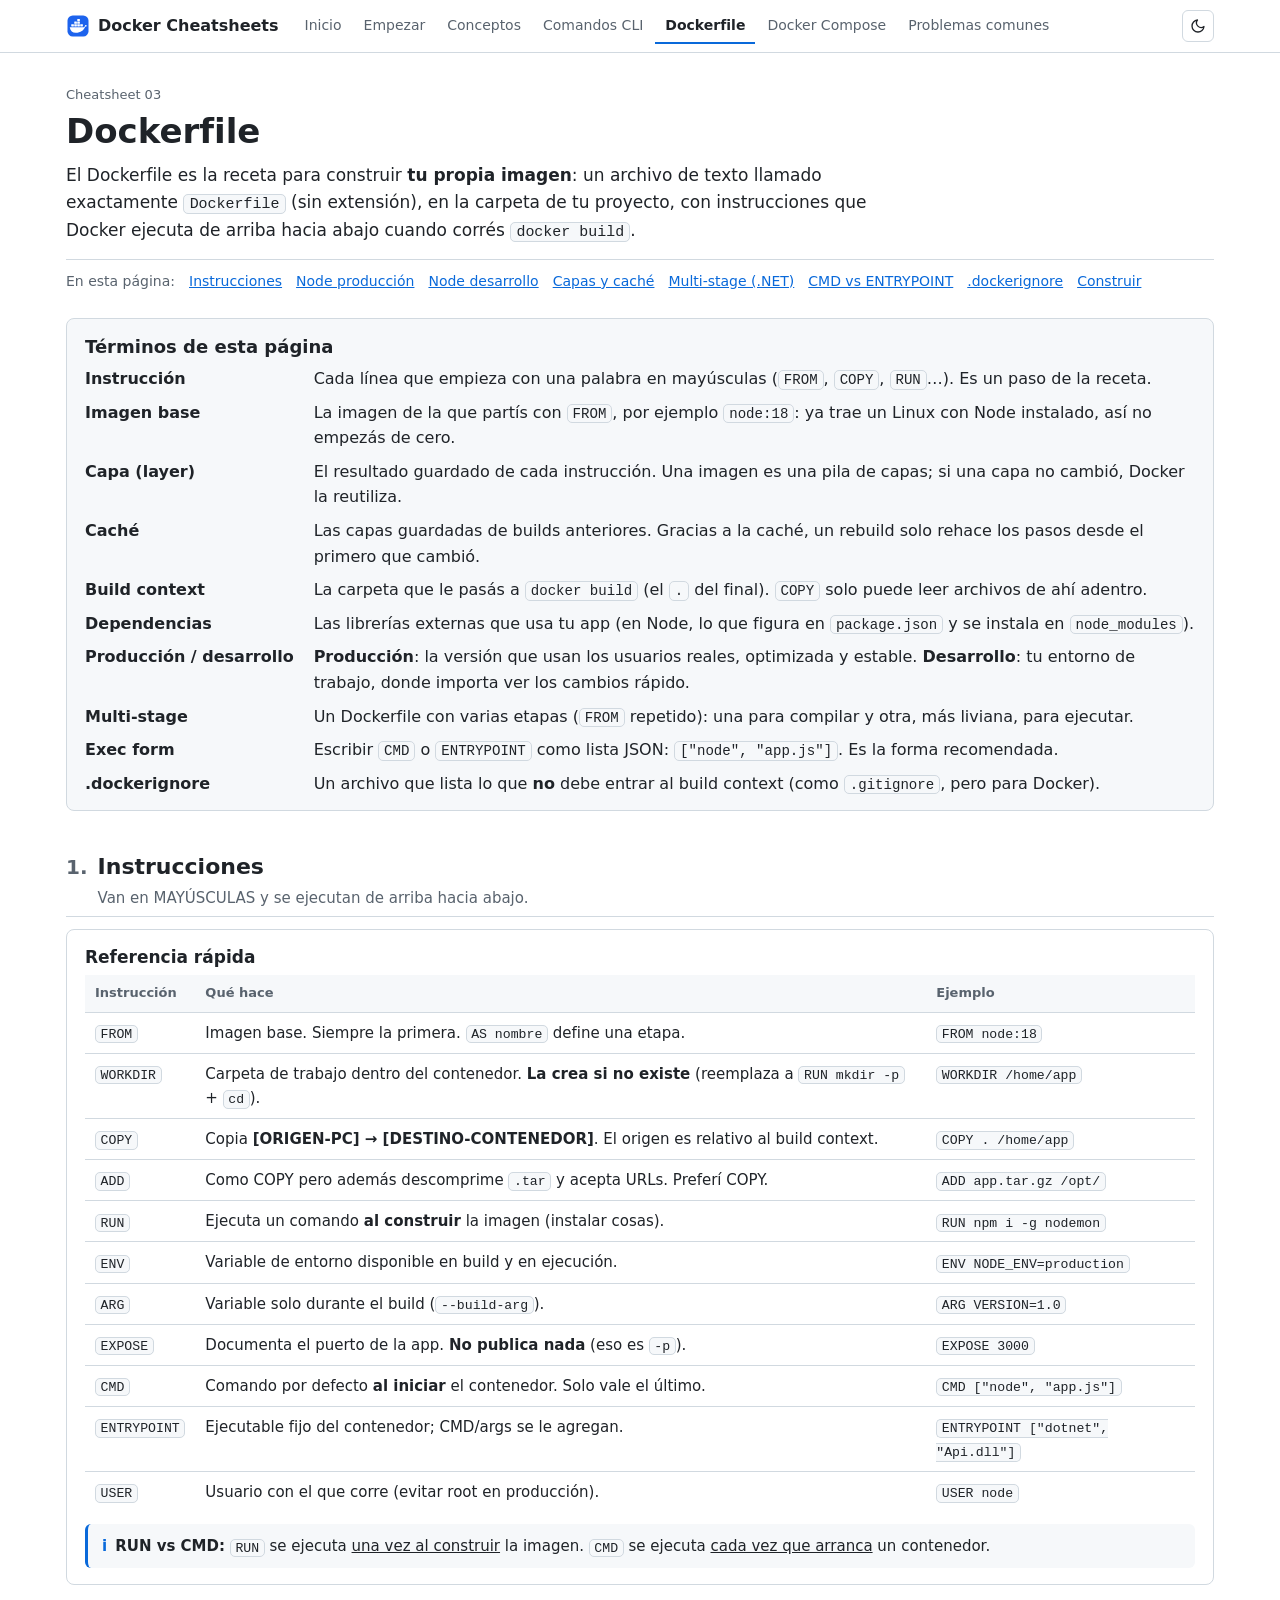
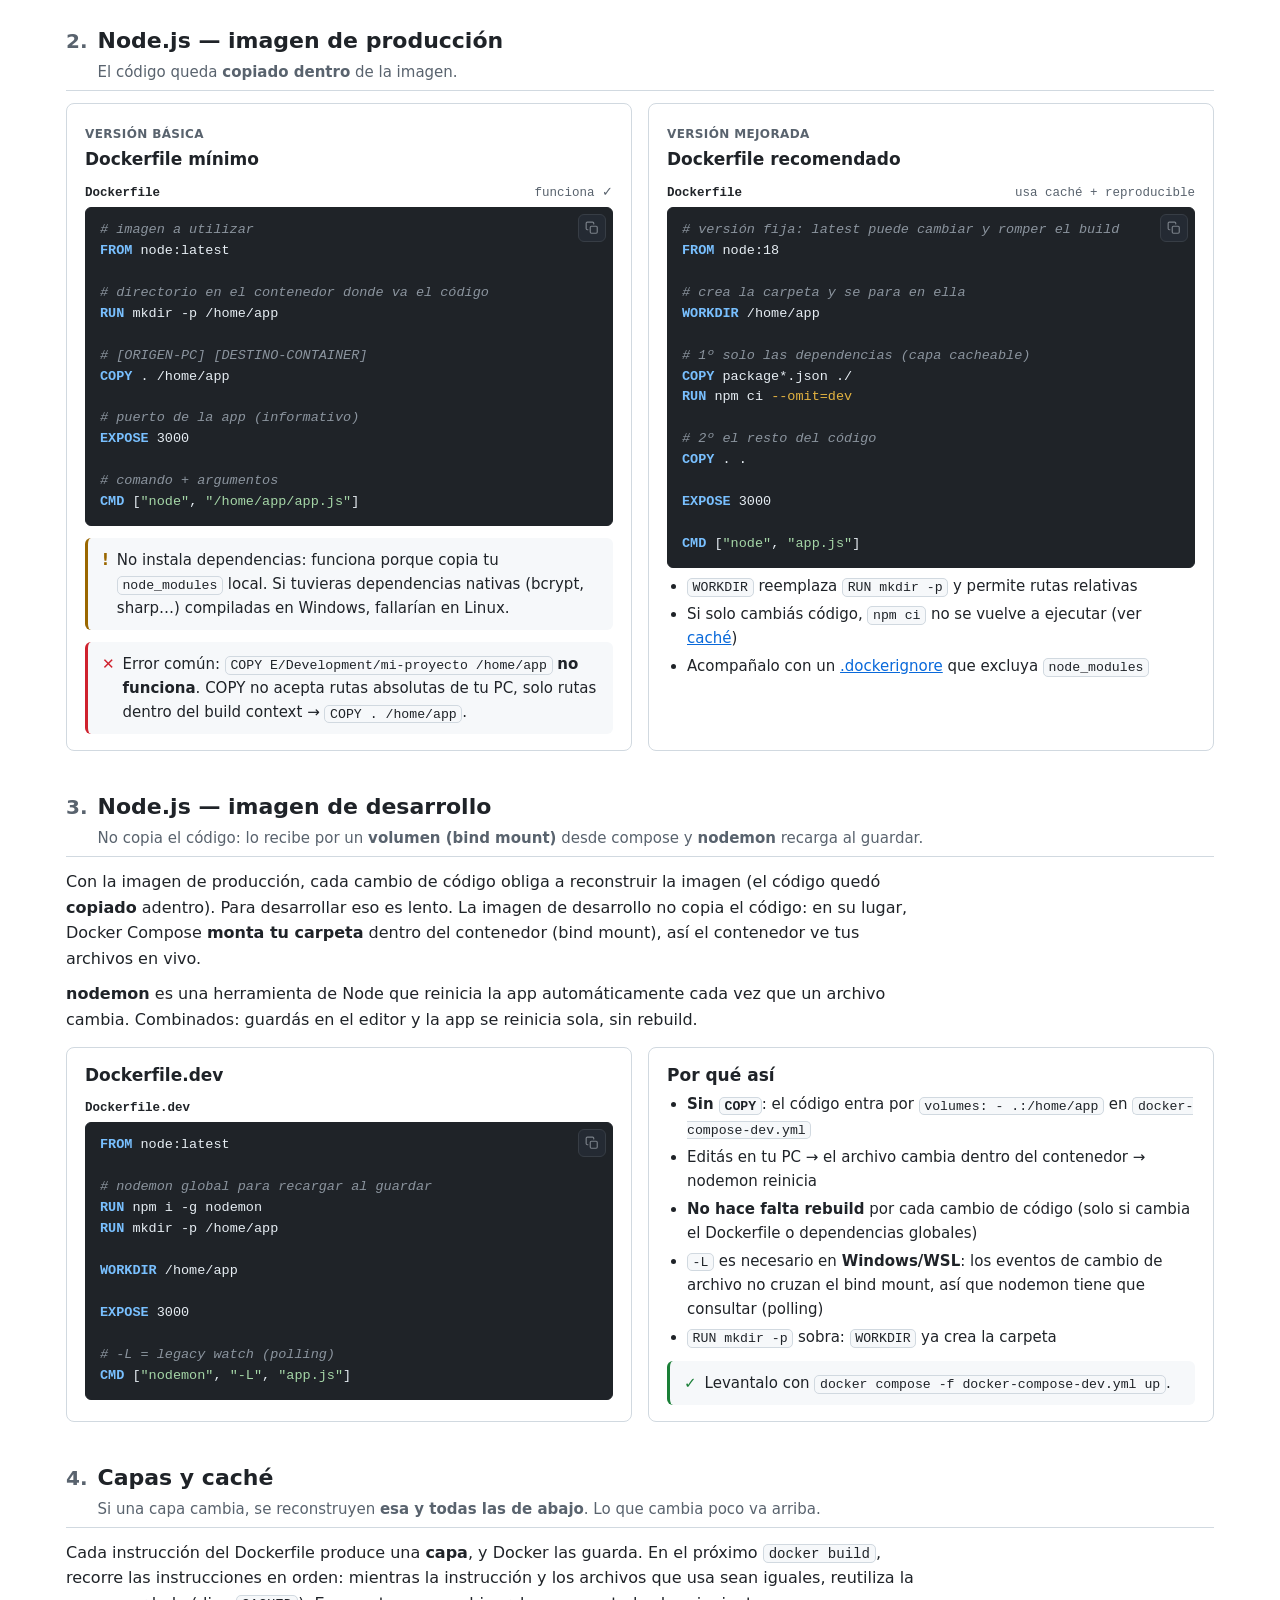
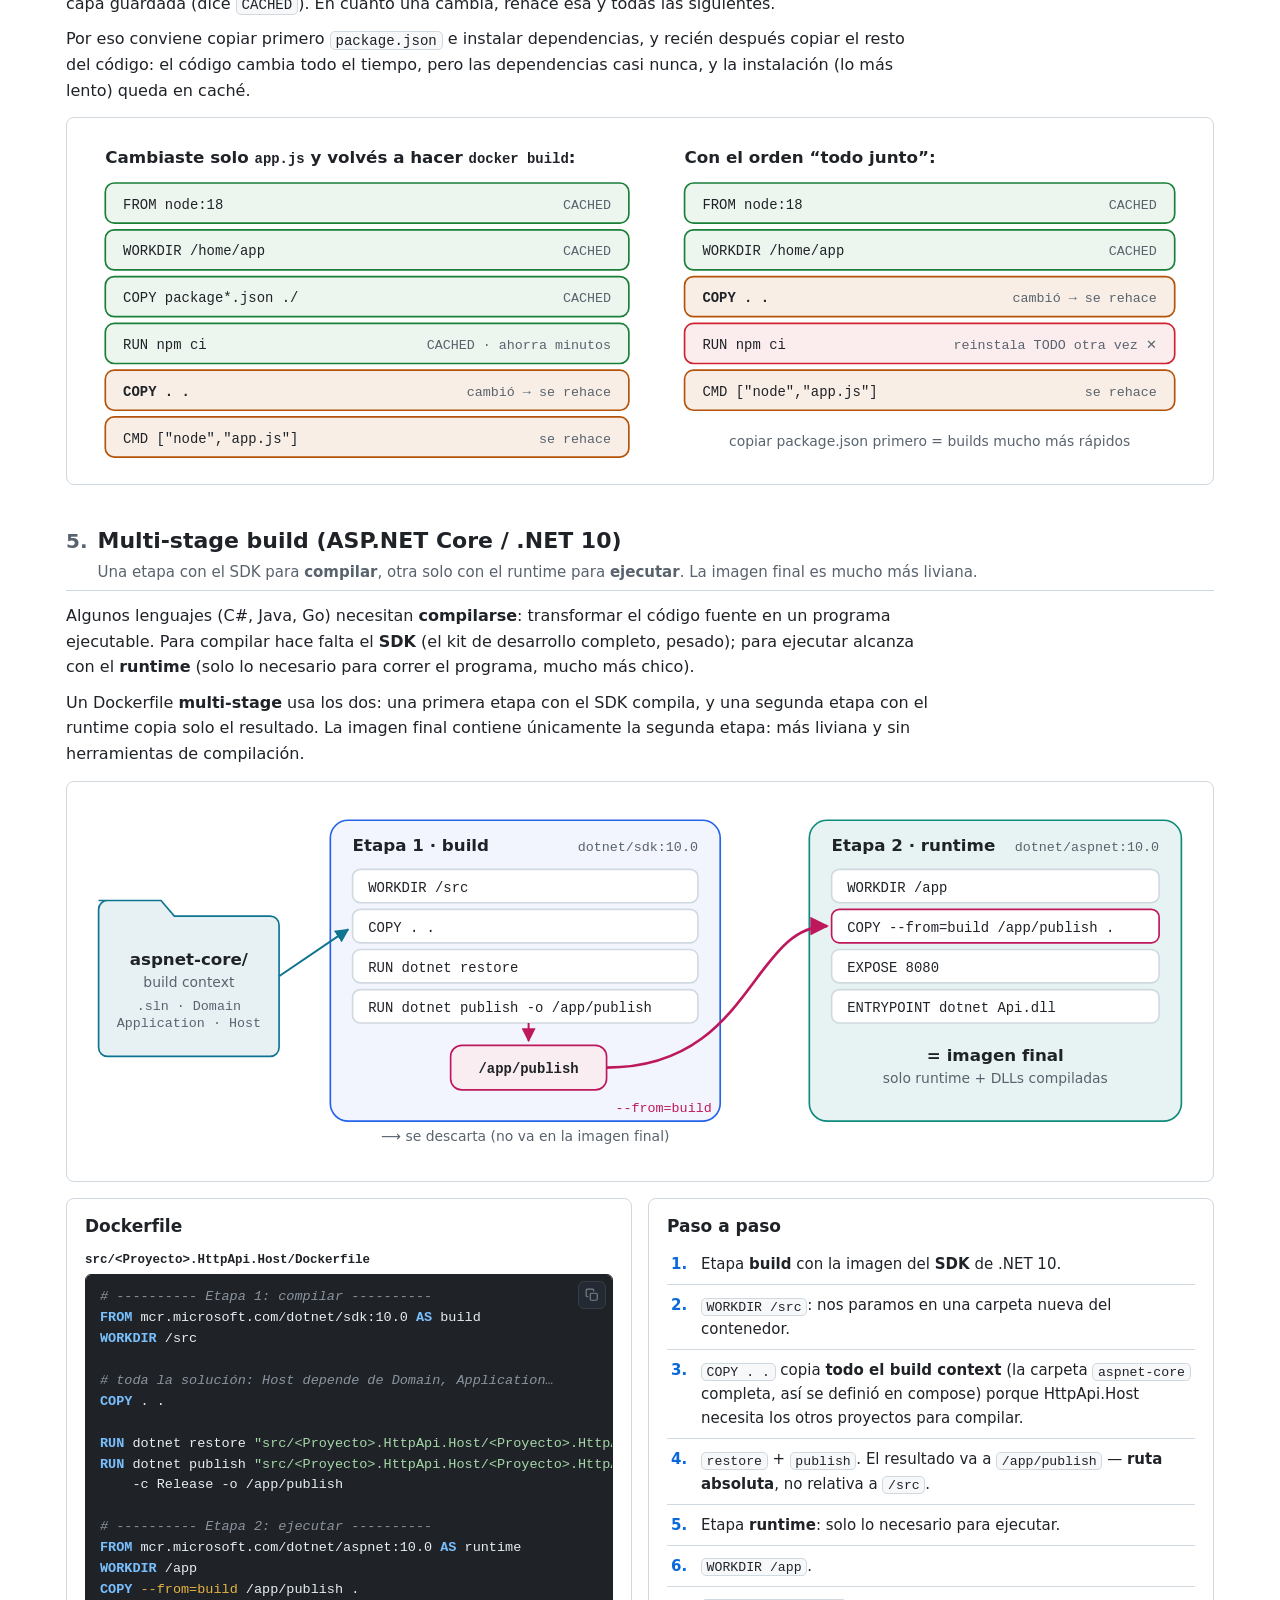
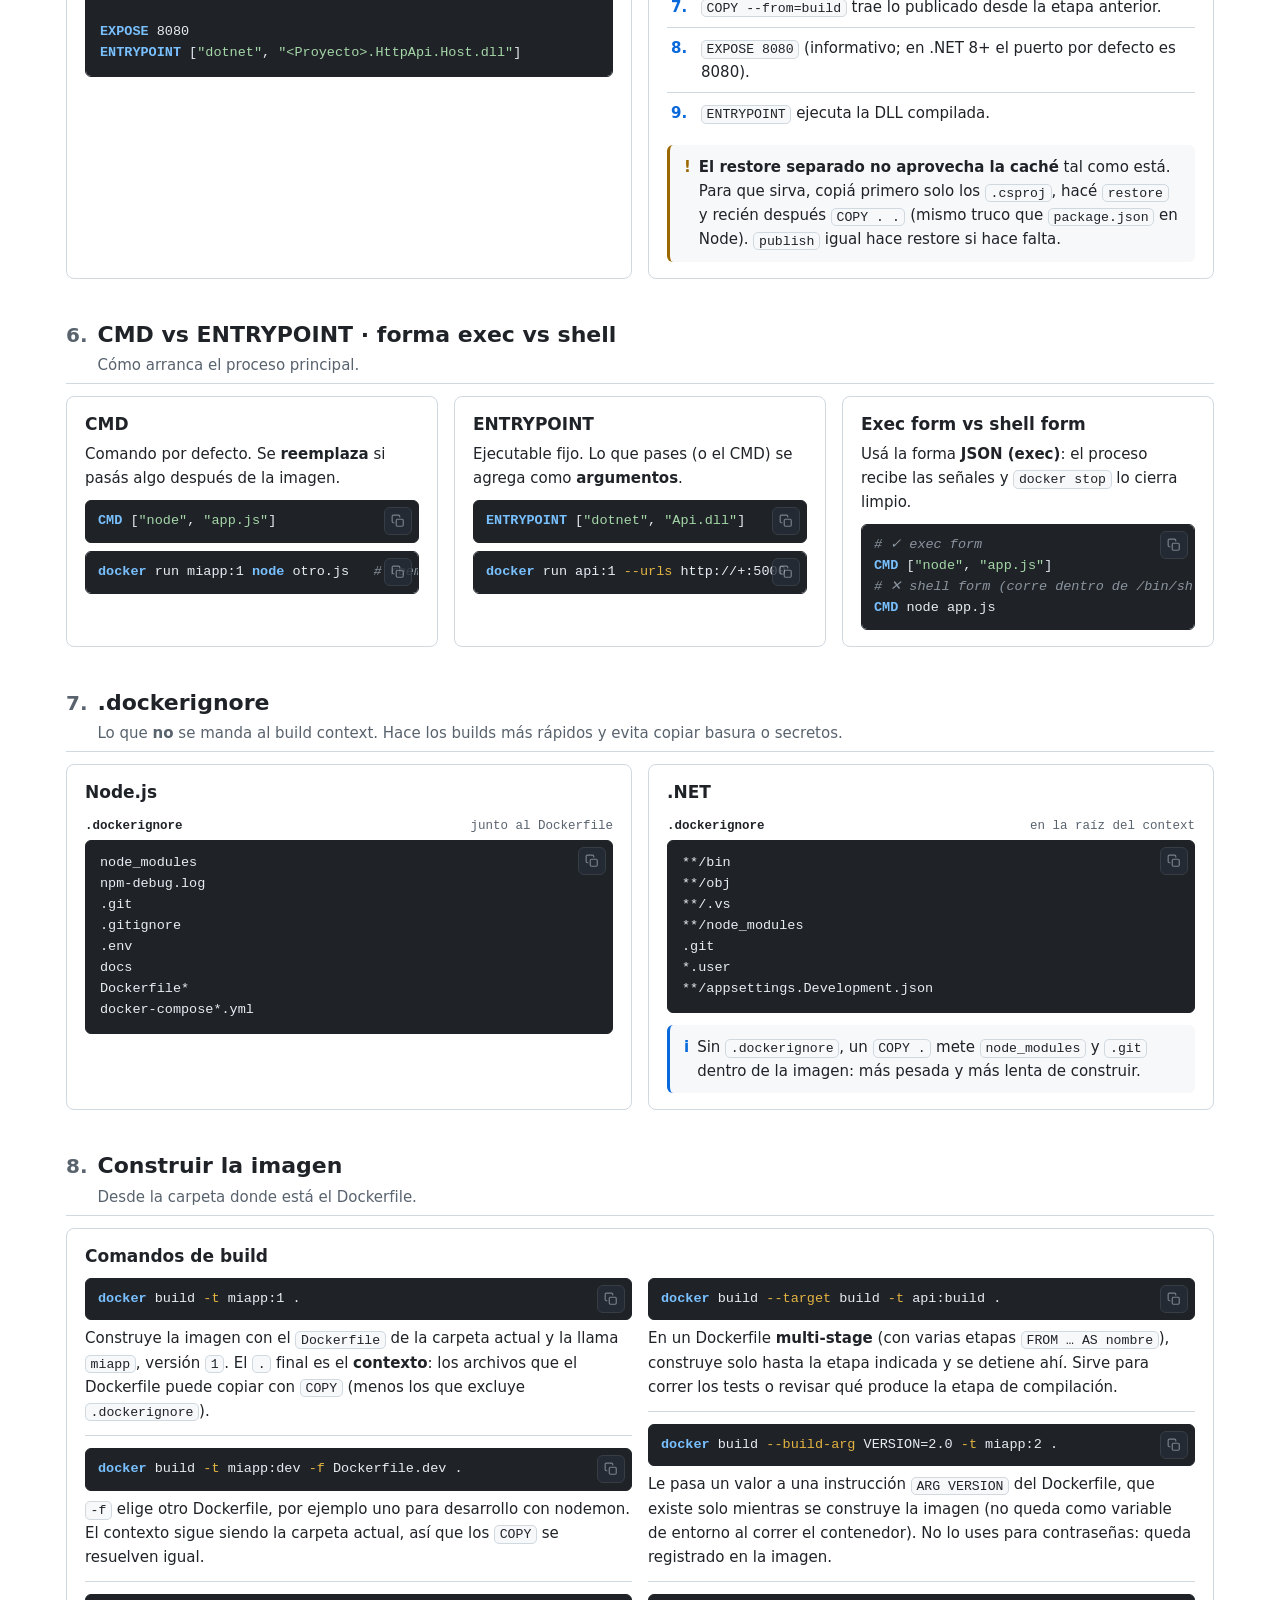
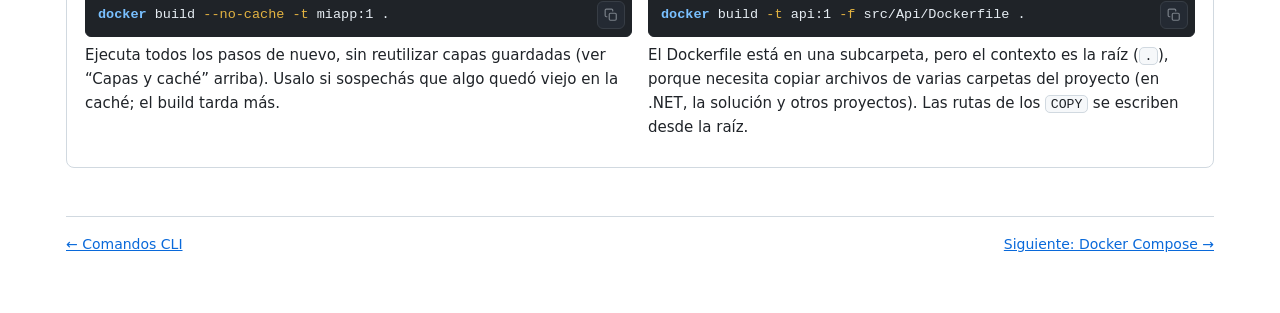
<file: 03-dockerfile.html>
<!doctype html>
<html lang="es">
<head>
<meta charset="utf-8">
<meta name="viewport" content="width=device-width, initial-scale=1">
<meta name="description" content="Referencia de Dockerfile: instrucciones, capas y caché, imágenes Node de producción y desarrollo, multi-stage .NET.">
<meta name="theme-color" content="#1d63ed">
<title>Docker · Dockerfile</title>
<link rel="icon" href="data:image/svg+xml,%3Csvg xmlns='http://www.w3.org/2000/svg' viewBox='0 0 100 100'%3E%3Ctext y='.9em' font-size='90'%3E%F0%9F%90%B3%3C/text%3E%3C/svg%3E">
<link rel="stylesheet" href="assets/style.css">
<script src="assets/app.js"></script>
</head>
<body data-page="dockerfile">
<header class="topbar"></header>

<svg width="0" height="0" style="position:absolute" aria-hidden="true" focusable="false">
  <defs>
    <marker id="ah" viewBox="0 0 10 10" refX="9" refY="5" markerWidth="7" markerHeight="7" orient="auto-start-reverse"><path d="M0,0 L10,5 L0,10 z" class="d-head"/></marker>
    <marker id="ah-comp" viewBox="0 0 10 10" refX="9" refY="5" markerWidth="7" markerHeight="7" orient="auto-start-reverse"><path d="M0,0 L10,5 L0,10 z" class="f-comp"/></marker>
    <marker id="ah-file" viewBox="0 0 10 10" refX="9" refY="5" markerWidth="7" markerHeight="7" orient="auto-start-reverse"><path d="M0,0 L10,5 L0,10 z" class="f-file"/></marker>
  </defs>
</svg>

<main class="wrap">

  <div class="hero">
    <span class="eyebrow">Cheatsheet 03</span>
    <h1>Dockerfile</h1>
    <p class="lead">El Dockerfile es la receta para construir <b>tu propia imagen</b>: un archivo de texto llamado exactamente <code>Dockerfile</code> (sin extensión), en la carpeta de tu proyecto, con instrucciones que Docker ejecuta de arriba hacia abajo cuando corrés <code>docker build</code>.</p>
    <nav class="toc">
      <a href="#instrucciones">Instrucciones</a>
      <a href="#node-prod">Node producción</a>
      <a href="#node-dev">Node desarrollo</a>
      <a href="#cache">Capas y caché</a>
      <a href="#multistage">Multi-stage (.NET)</a>
      <a href="#cmd-entry">CMD vs ENTRYPOINT</a>
      <a href="#dockerignore">.dockerignore</a>
      <a href="#build">Construir</a>
    </nav>
  </div>

  <section class="terms-box">
    <h2>Términos de esta página</h2>
    <dl class="terms">
      <dt>Instrucción</dt><dd>Cada línea que empieza con una palabra en mayúsculas (<code>FROM</code>, <code>COPY</code>, <code>RUN</code>…). Es un paso de la receta.</dd>
      <dt>Imagen base</dt><dd>La imagen de la que partís con <code>FROM</code>, por ejemplo <code>node:18</code>: ya trae un Linux con Node instalado, así no empezás de cero.</dd>
      <dt>Capa (layer)</dt><dd>El resultado guardado de cada instrucción. Una imagen es una pila de capas; si una capa no cambió, Docker la reutiliza.</dd>
      <dt>Caché</dt><dd>Las capas guardadas de builds anteriores. Gracias a la caché, un rebuild solo rehace los pasos desde el primero que cambió.</dd>
      <dt>Build context</dt><dd>La carpeta que le pasás a <code>docker build</code> (el <code>.</code> del final). <code>COPY</code> solo puede leer archivos de ahí adentro.</dd>
      <dt>Dependencias</dt><dd>Las librerías externas que usa tu app (en Node, lo que figura en <code>package.json</code> y se instala en <code>node_modules</code>).</dd>
      <dt>Producción / desarrollo</dt><dd><b>Producción</b>: la versión que usan los usuarios reales, optimizada y estable. <b>Desarrollo</b>: tu entorno de trabajo, donde importa ver los cambios rápido.</dd>
      <dt>Multi-stage</dt><dd>Un Dockerfile con varias etapas (<code>FROM</code> repetido): una para compilar y otra, más liviana, para ejecutar.</dd>
      <dt>Exec form</dt><dd>Escribir <code>CMD</code> o <code>ENTRYPOINT</code> como lista JSON: <code>["node", "app.js"]</code>. Es la forma recomendada.</dd>
      <dt>.dockerignore</dt><dd>Un archivo que lista lo que <b>no</b> debe entrar al build context (como <code>.gitignore</code>, pero para Docker).</dd>
    </dl>
  </section>

  <!-- ================= INSTRUCCIONES ================= -->
  <section class="block" id="instrucciones">
    <div class="section-head">
      <div class="num" style="--tone:var(--c-file)">1</div>
      <div class="titles"><h2>Instrucciones</h2><p>Van en MAYÚSCULAS y se ejecutan de arriba hacia abajo.</p></div>
    </div>
    <div class="card t-file wide">
      <h3>Referencia rápida</h3>
      <div class="table-wrap">
        <table>
          <thead><tr><th>Instrucción</th><th>Qué hace</th><th>Ejemplo</th></tr></thead>
          <tbody>
            <tr><td><code>FROM</code></td><td>Imagen base. Siempre la primera. <code>AS nombre</code> define una etapa.</td><td><code>FROM node:18</code></td></tr>
            <tr><td><code>WORKDIR</code></td><td>Carpeta de trabajo dentro del contenedor. <b>La crea si no existe</b> (reemplaza a <code>RUN mkdir -p</code> + <code>cd</code>).</td><td><code>WORKDIR /home/app</code></td></tr>
            <tr><td><code>COPY</code></td><td>Copia <b>[ORIGEN-PC] → [DESTINO-CONTENEDOR]</b>. El origen es relativo al build context.</td><td><code>COPY . /home/app</code></td></tr>
            <tr><td><code>ADD</code></td><td>Como COPY pero además descomprime <code>.tar</code> y acepta URLs. Preferí COPY.</td><td><code>ADD app.tar.gz /opt/</code></td></tr>
            <tr><td><code>RUN</code></td><td>Ejecuta un comando <b>al construir</b> la imagen (instalar cosas).</td><td><code>RUN npm i -g nodemon</code></td></tr>
            <tr><td><code>ENV</code></td><td>Variable de entorno disponible en build y en ejecución.</td><td><code>ENV NODE_ENV=production</code></td></tr>
            <tr><td><code>ARG</code></td><td>Variable solo durante el build (<code>--build-arg</code>).</td><td><code>ARG VERSION=1.0</code></td></tr>
            <tr><td><code>EXPOSE</code></td><td>Documenta el puerto de la app. <b>No publica nada</b> (eso es <code>-p</code>).</td><td><code>EXPOSE 3000</code></td></tr>
            <tr><td><code>CMD</code></td><td>Comando por defecto <b>al iniciar</b> el contenedor. Solo vale el último.</td><td><code>CMD ["node", "app.js"]</code></td></tr>
            <tr><td><code>ENTRYPOINT</code></td><td>Ejecutable fijo del contenedor; CMD/args se le agregan.</td><td><code>ENTRYPOINT ["dotnet", "Api.dll"]</code></td></tr>
            <tr><td><code>USER</code></td><td>Usuario con el que corre (evitar root en producción).</td><td><code>USER node</code></td></tr>
          </tbody>
        </table>
      </div>
      <div class="callout info"><span class="ico">i</span><p><b>RUN vs CMD:</b> <code>RUN</code> se ejecuta <u>una vez al construir</u> la imagen. <code>CMD</code> se ejecuta <u>cada vez que arranca</u> un contenedor.</p></div>
    </div>
  </section>

  <!-- ================= NODE PROD ================= -->
  <section class="block" id="node-prod">
    <div class="section-head">
      <div class="num" style="--tone:var(--c-img)">2</div>
      <div class="titles"><h2>Node.js — imagen de producción</h2><p>El código queda <b>copiado dentro</b> de la imagen.</p></div>
    </div>
    <div class="grid cols-2">
      <div class="card t-img">
        <span class="tag">Versión básica</span>
        <h3>Dockerfile mínimo</h3>
        <div class="code-label"><span class="file">Dockerfile</span><span>funciona ✓</span></div>
        <pre class="big"><code data-lang="dockerfile"># imagen a utilizar
FROM node:latest

# directorio en el contenedor donde va el código
RUN mkdir -p /home/app

# [ORIGEN-PC] [DESTINO-CONTAINER]
COPY . /home/app

# puerto de la app (informativo)
EXPOSE 3000

# comando + argumentos
CMD ["node", "/home/app/app.js"]</code></pre>
        <div class="callout warn"><span class="ico">!</span><p>No instala dependencias: funciona porque copia tu <code>node_modules</code> local. Si tuvieras dependencias nativas (bcrypt, sharp…) compiladas en Windows, fallarían en Linux.</p></div>
        <div class="callout bad"><span class="ico">✕</span><p>Error común: <code>COPY E/Development/mi-proyecto /home/app</code> <b>no funciona</b>. COPY no acepta rutas absolutas de tu PC, solo rutas dentro del build context → <code>COPY . /home/app</code>.</p></div>
      </div>

      <div class="card t-ok">
        <span class="tag">Versión mejorada</span>
        <h3>Dockerfile recomendado</h3>
        <div class="code-label"><span class="file">Dockerfile</span><span>usa caché + reproducible</span></div>
        <pre class="big"><code data-lang="dockerfile"># versión fija: latest puede cambiar y romper el build
FROM node:18

# crea la carpeta y se para en ella
WORKDIR /home/app

# 1º solo las dependencias (capa cacheable)
COPY package*.json ./
RUN npm ci --omit=dev

# 2º el resto del código
COPY . .

EXPOSE 3000

CMD ["node", "app.js"]</code></pre>
        <ul>
          <li><code>WORKDIR</code> reemplaza <code>RUN mkdir -p</code> y permite rutas relativas</li>
          <li>Si solo cambiás código, <code>npm ci</code> no se vuelve a ejecutar (ver <a href="#cache">caché</a>)</li>
          <li>Acompañalo con un <a href="#dockerignore">.dockerignore</a> que excluya <code>node_modules</code></li>
        </ul>
      </div>
    </div>
  </section>

  <!-- ================= NODE DEV ================= -->
  <section class="block" id="node-dev">
    <div class="section-head">
      <div class="num" style="--tone:var(--c-vol)">3</div>
      <div class="titles"><h2>Node.js — imagen de desarrollo</h2><p>No copia el código: lo recibe por un <b>volumen (bind mount)</b> desde compose y <b>nodemon</b> recarga al guardar.</p></div>
    </div>
    <div class="explain">
      <p>Con la imagen de producción, cada cambio de código obliga a reconstruir la imagen (el código quedó <b>copiado</b> adentro). Para desarrollar eso es lento. La imagen de desarrollo no copia el código: en su lugar, Docker Compose <b>monta tu carpeta</b> dentro del contenedor (bind mount), así el contenedor ve tus archivos en vivo.</p>
      <p><b>nodemon</b> es una herramienta de Node que reinicia la app automáticamente cada vez que un archivo cambia. Combinados: guardás en el editor y la app se reinicia sola, sin rebuild.</p>
    </div>
    <div class="grid cols-2">
      <div class="card t-vol">
        <h3>Dockerfile.dev</h3>
        <div class="code-label"><span class="file">Dockerfile.dev</span></div>
        <pre class="big"><code data-lang="dockerfile">FROM node:latest

# nodemon global para recargar al guardar
RUN npm i -g nodemon
RUN mkdir -p /home/app

WORKDIR /home/app

EXPOSE 3000

# -L = legacy watch (polling)
CMD ["nodemon", "-L", "app.js"]</code></pre>
      </div>
      <div class="card t-vol">
        <h3>Por qué así</h3>
        <ul>
          <li><b>Sin <code>COPY</code></b>: el código entra por <code>volumes: - .:/home/app</code> en <code>docker-compose-dev.yml</code></li>
          <li>Editás en tu PC → el archivo cambia dentro del contenedor → nodemon reinicia</li>
          <li><b>No hace falta rebuild</b> por cada cambio de código (solo si cambia el Dockerfile o dependencias globales)</li>
          <li><code>-L</code> es necesario en <b>Windows/WSL</b>: los eventos de cambio de archivo no cruzan el bind mount, así que nodemon tiene que consultar (polling)</li>
          <li><code>RUN mkdir -p</code> sobra: <code>WORKDIR</code> ya crea la carpeta</li>
        </ul>
        <div class="callout tip"><span class="ico">✓</span><p>Levantalo con <code>docker compose -f docker-compose-dev.yml up</code>.</p></div>
      </div>
    </div>
  </section>

  <!-- ================= CACHE ================= -->
  <section class="block" id="cache">
    <div class="section-head">
      <div class="num" style="--tone:var(--ok)">4</div>
      <div class="titles"><h2>Capas y caché</h2><p>Si una capa cambia, se reconstruyen <b>esa y todas las de abajo</b>. Lo que cambia poco va arriba.</p></div>
    </div>
    <div class="explain">
      <p>Cada instrucción del Dockerfile produce una <b>capa</b>, y Docker las guarda. En el próximo <code>docker build</code>, recorre las instrucciones en orden: mientras la instrucción y los archivos que usa sean iguales, reutiliza la capa guardada (dice <code>CACHED</code>). En cuanto una cambia, rehace esa y todas las siguientes.</p>
      <p>Por eso conviene copiar primero <code>package.json</code> e instalar dependencias, y recién después copiar el resto del código: el código cambia todo el tiempo, pero las dependencias casi nunca, y la instalación (lo más lento) queda en caché.</p>
    </div>
    <div class="diagram">
      <div class="svg-scroll">
      <svg viewBox="0 0 1000 300" role="img" aria-label="Capas del Dockerfile: al cambiar app.js solo se reconstruyen las capas desde COPY . .">
        <text x="20" y="26" class="d-title">Cambiaste solo <tspan class="d-code">app.js</tspan> y volvés a hacer <tspan class="d-code">docker build</tspan>:</text>

        <rect x="20" y="44" width="470" height="36" rx="8" class="d-ok"/>
        <text x="36" y="67" class="d-code">FROM node:18</text>
        <text x="474" y="67" text-anchor="end" class="d-lbl">CACHED</text>

        <rect x="20" y="86" width="470" height="36" rx="8" class="d-ok"/>
        <text x="36" y="109" class="d-code">WORKDIR /home/app</text>
        <text x="474" y="109" text-anchor="end" class="d-lbl">CACHED</text>

        <rect x="20" y="128" width="470" height="36" rx="8" class="d-ok"/>
        <text x="36" y="151" class="d-code">COPY package*.json ./</text>
        <text x="474" y="151" text-anchor="end" class="d-lbl">CACHED</text>

        <rect x="20" y="170" width="470" height="36" rx="8" class="d-ok"/>
        <text x="36" y="193" class="d-code">RUN npm ci</text>
        <text x="474" y="193" text-anchor="end" class="d-lbl">CACHED · ahorra minutos</text>

        <rect x="20" y="212" width="470" height="36" rx="8" class="d-vol"/>
        <text x="36" y="235" class="d-code" style="font-weight:700">COPY . .</text>
        <text x="474" y="235" text-anchor="end" class="d-lbl">cambió → se rehace</text>

        <rect x="20" y="254" width="470" height="36" rx="8" class="d-vol"/>
        <text x="36" y="277" class="d-code">CMD ["node","app.js"]</text>
        <text x="474" y="277" text-anchor="end" class="d-lbl">se rehace</text>

        <!-- lado derecho: orden malo -->
        <text x="540" y="26" class="d-title">Con el orden “todo junto”:</text>
        <rect x="540" y="44" width="440" height="36" rx="8" class="d-ok"/>
        <text x="556" y="67" class="d-code">FROM node:18</text>
        <text x="964" y="67" text-anchor="end" class="d-lbl">CACHED</text>
        <rect x="540" y="86" width="440" height="36" rx="8" class="d-ok"/>
        <text x="556" y="109" class="d-code">WORKDIR /home/app</text>
        <text x="964" y="109" text-anchor="end" class="d-lbl">CACHED</text>
        <rect x="540" y="128" width="440" height="36" rx="8" class="d-vol"/>
        <text x="556" y="151" class="d-code" style="font-weight:700">COPY . .</text>
        <text x="964" y="151" text-anchor="end" class="d-lbl">cambió → se rehace</text>
        <rect x="540" y="170" width="440" height="36" rx="8" class="d-bad"/>
        <text x="556" y="193" class="d-code">RUN npm ci</text>
        <text x="964" y="193" text-anchor="end" class="d-lbl">reinstala TODO otra vez ✕</text>
        <rect x="540" y="212" width="440" height="36" rx="8" class="d-vol"/>
        <text x="556" y="235" class="d-code">CMD ["node","app.js"]</text>
        <text x="964" y="235" text-anchor="end" class="d-lbl">se rehace</text>
        <text x="760" y="280" text-anchor="middle" class="d-sub">copiar package.json primero = builds mucho más rápidos</text>
      </svg>
      </div>
    </div>
  </section>

  <!-- ================= MULTISTAGE ================= -->
  <section class="block" id="multistage">
    <div class="section-head">
      <div class="num" style="--tone:var(--c-comp)">5</div>
      <div class="titles"><h2>Multi-stage build (ASP.NET Core / .NET 10)</h2><p>Una etapa con el SDK para <b>compilar</b>, otra solo con el runtime para <b>ejecutar</b>. La imagen final es mucho más liviana.</p></div>
    </div>
    <div class="explain">
      <p>Algunos lenguajes (C#, Java, Go) necesitan <b>compilarse</b>: transformar el código fuente en un programa ejecutable. Para compilar hace falta el <b>SDK</b> (el kit de desarrollo completo, pesado); para ejecutar alcanza con el <b>runtime</b> (solo lo necesario para correr el programa, mucho más chico).</p>
      <p>Un Dockerfile <b>multi-stage</b> usa los dos: una primera etapa con el SDK compila, y una segunda etapa con el runtime copia solo el resultado. La imagen final contiene únicamente la segunda etapa: más liviana y sin herramientas de compilación.</p>
    </div>

    <div class="diagram">
      <div class="svg-scroll">
      <svg viewBox="0 0 1000 330" role="img" aria-label="Etapa build con SDK publica en /app/publish; la etapa runtime copia ese resultado">
        <!-- contexto -->
        <path d="M14,92 h56 l12,14 h86 a8,8 0 0 1 8,8 v110 a8,8 0 0 1 -8,8 h-146 a8,8 0 0 1 -8,-8 v-124 a8,8 0 0 1 8,-8 z" class="d-file"/>
        <text x="95" y="150" text-anchor="middle" class="d-title">aspnet-core/</text>
        <text x="95" y="170" text-anchor="middle" class="d-sub">build context</text>
        <text x="95" y="190" text-anchor="middle" class="d-lbl">.sln · Domain</text>
        <text x="95" y="206" text-anchor="middle" class="d-lbl">Application · Host</text>

        <!-- etapa build -->
        <rect x="222" y="20" width="350" height="270" rx="16" class="d-img" style="fill-opacity:.6"/>
        <text x="242" y="48" class="d-title">Etapa 1 · build</text>
        <text x="552" y="48" text-anchor="end" class="d-lbl">dotnet/sdk:10.0</text>
        <rect x="242" y="64" width="310" height="30" rx="7" class="d-plain"/><text x="256" y="84" class="d-code">WORKDIR /src</text>
        <rect x="242" y="100" width="310" height="30" rx="7" class="d-plain"/><text x="256" y="120" class="d-code">COPY . .</text>
        <rect x="242" y="136" width="310" height="30" rx="7" class="d-plain"/><text x="256" y="156" class="d-code">RUN dotnet restore</text>
        <rect x="242" y="172" width="310" height="30" rx="7" class="d-plain"/><text x="256" y="192" class="d-code">RUN dotnet publish -o /app/publish</text>
        <rect x="330" y="222" width="140" height="40" rx="10" class="d-comp"/><text x="400" y="247" text-anchor="middle" class="d-code" style="font-weight:700">/app/publish</text>
        <path d="M400,202 L400,218" class="d-line s-comp" marker-end="url(#ah-comp)"/>
        <text x="397" y="308" text-anchor="middle" class="d-sub">⟶ se descarta (no va en la imagen final)</text>

        <path d="M176,160 L238,118" class="d-line s-file" marker-end="url(#ah-file)"/>

        <!-- etapa runtime -->
        <rect x="652" y="20" width="334" height="270" rx="16" class="d-cont"/>
        <text x="672" y="48" class="d-title">Etapa 2 · runtime</text>
        <text x="966" y="48" text-anchor="end" class="d-lbl">dotnet/aspnet:10.0</text>
        <rect x="672" y="64" width="294" height="30" rx="7" class="d-plain"/><text x="686" y="84" class="d-code">WORKDIR /app</text>
        <rect x="672" y="100" width="294" height="30" rx="7" class="d-plain" style="stroke:var(--c-comp)"/><text x="686" y="120" class="d-code">COPY --from=build /app/publish .</text>
        <rect x="672" y="136" width="294" height="30" rx="7" class="d-plain"/><text x="686" y="156" class="d-code">EXPOSE 8080</text>
        <rect x="672" y="172" width="294" height="30" rx="7" class="d-plain"/><text x="686" y="192" class="d-code">ENTRYPOINT dotnet Api.dll</text>
        <text x="819" y="236" text-anchor="middle" class="d-title">= imagen final</text>
        <text x="819" y="256" text-anchor="middle" class="d-sub">solo runtime + DLLs compiladas</text>

        <path d="M470,242 C600,242 600,115 668,115" class="d-line s-comp" style="stroke-width:2.4" marker-end="url(#ah-comp)"/>
        <text x="478" y="282" class="d-lbl f-comp">--from=build</text>
      </svg>
      </div>
    </div>

    <div class="grid cols-2" style="margin-top:16px">
      <div class="card t-comp">
        <h3>Dockerfile</h3>
        <div class="code-label"><span class="file">src/&lt;Proyecto&gt;.HttpApi.Host/Dockerfile</span></div>
        <pre class="big"><code data-lang="dockerfile"># ---------- Etapa 1: compilar ----------
FROM mcr.microsoft.com/dotnet/sdk:10.0 AS build
WORKDIR /src

# toda la solución: Host depende de Domain, Application…
COPY . .

RUN dotnet restore "src/&lt;Proyecto&gt;.HttpApi.Host/&lt;Proyecto&gt;.HttpApi.Host.csproj"
RUN dotnet publish "src/&lt;Proyecto&gt;.HttpApi.Host/&lt;Proyecto&gt;.HttpApi.Host.csproj" \
    -c Release -o /app/publish

# ---------- Etapa 2: ejecutar ----------
FROM mcr.microsoft.com/dotnet/aspnet:10.0 AS runtime
WORKDIR /app
COPY --from=build /app/publish .

EXPOSE 8080
ENTRYPOINT ["dotnet", "&lt;Proyecto&gt;.HttpApi.Host.dll"]</code></pre>
      </div>
      <div class="card t-comp">
        <h3>Paso a paso</h3>
        <ol class="steps">
          <li>Etapa <b>build</b> con la imagen del <b>SDK</b> de .NET 10.</li>
          <li><code>WORKDIR /src</code>: nos paramos en una carpeta nueva del contenedor.</li>
          <li><code>COPY . .</code> copia <b>todo el build context</b> (la carpeta <code>aspnet-core</code> completa, así se definió en compose) porque HttpApi.Host necesita los otros proyectos para compilar.</li>
          <li><code>restore</code> + <code>publish</code>. El resultado va a <code>/app/publish</code> — <b>ruta absoluta</b>, no relativa a <code>/src</code>.</li>
          <li>Etapa <b>runtime</b>: solo lo necesario para ejecutar.</li>
          <li><code>WORKDIR /app</code>.</li>
          <li><code>COPY --from=build</code> trae lo publicado desde la etapa anterior.</li>
          <li><code>EXPOSE 8080</code> (informativo; en .NET 8+ el puerto por defecto es 8080).</li>
          <li><code>ENTRYPOINT</code> ejecuta la DLL compilada.</li>
        </ol>
        <div class="callout warn"><span class="ico">!</span><p><b>El restore separado no aprovecha la caché</b> tal como está. Para que sirva, copiá primero solo los <code>.csproj</code>, hacé <code>restore</code> y recién después <code>COPY . .</code> (mismo truco que <code>package.json</code> en Node). <code>publish</code> igual hace restore si hace falta.</p></div>
      </div>
    </div>
  </section>

  <!-- ================= CMD vs ENTRYPOINT ================= -->
  <section class="block" id="cmd-entry">
    <div class="section-head">
      <div class="num" style="--tone:var(--c-cont)">6</div>
      <div class="titles"><h2>CMD vs ENTRYPOINT · forma exec vs shell</h2><p>Cómo arranca el proceso principal.</p></div>
    </div>
    <div class="grid cols-3">
      <div class="card t-cont">
        <h3>CMD</h3>
        <p>Comando por defecto. Se <b>reemplaza</b> si pasás algo después de la imagen.</p>
        <pre><code data-lang="dockerfile">CMD ["node", "app.js"]</code></pre>
        <pre style="margin-top:8px"><code>docker run miapp:1 node otro.js   # reemplaza el CMD</code></pre>
      </div>
      <div class="card t-cont">
        <h3>ENTRYPOINT</h3>
        <p>Ejecutable fijo. Lo que pases (o el CMD) se agrega como <b>argumentos</b>.</p>
        <pre><code data-lang="dockerfile">ENTRYPOINT ["dotnet", "Api.dll"]</code></pre>
        <pre style="margin-top:8px"><code>docker run api:1 --urls http://+:5000   # dotnet Api.dll --urls ...</code></pre>
      </div>
      <div class="card t-cont">
        <h3>Exec form vs shell form</h3>
        <p>Usá la forma <b>JSON (exec)</b>: el proceso recibe las señales y <code>docker stop</code> lo cierra limpio.</p>
        <pre><code data-lang="dockerfile"># ✓ exec form
CMD ["node", "app.js"]
# ✕ shell form (corre dentro de /bin/sh -c)
CMD node app.js</code></pre>
      </div>
    </div>
  </section>

  <!-- ================= DOCKERIGNORE ================= -->
  <section class="block" id="dockerignore">
    <div class="section-head">
      <div class="num" style="--tone:var(--warn)">7</div>
      <div class="titles"><h2>.dockerignore</h2><p>Lo que <b>no</b> se manda al build context. Hace los builds más rápidos y evita copiar basura o secretos.</p></div>
    </div>
    <div class="grid cols-2">
      <div class="card t-warn">
        <h3>Node.js</h3>
        <div class="code-label"><span class="file">.dockerignore</span><span>junto al Dockerfile</span></div>
        <pre class="big"><code data-lang="plain">node_modules
npm-debug.log
.git
.gitignore
.env
docs
Dockerfile*
docker-compose*.yml</code></pre>
      </div>
      <div class="card t-warn">
        <h3>.NET</h3>
        <div class="code-label"><span class="file">.dockerignore</span><span>en la raíz del context</span></div>
        <pre class="big"><code data-lang="plain">**/bin
**/obj
**/.vs
**/node_modules
.git
*.user
**/appsettings.Development.json</code></pre>
        <div class="callout info"><span class="ico">i</span><p>Sin <code>.dockerignore</code>, un <code>COPY .</code> mete <code>node_modules</code> y <code>.git</code> dentro de la imagen: más pesada y más lenta de construir.</p></div>
      </div>
    </div>
  </section>

  <!-- ================= BUILD ================= -->
  <section class="block" id="build">
    <div class="section-head">
      <div class="num" style="--tone:var(--c-img)">8</div>
      <div class="titles"><h2>Construir la imagen</h2><p>Desde la carpeta donde está el Dockerfile.</p></div>
    </div>
    <div class="card t-img wide">
      <h3>Comandos de build</h3>
      <div class="grid cols-2">
        <div>
          <div class="cmd"><pre><code>docker build -t miapp:1 .</code></pre><div class="what">Construye la imagen con el <code>Dockerfile</code> de la carpeta actual y la llama <code>miapp</code>, versión <code>1</code>. El <code>.</code> final es el <b>contexto</b>: los archivos que el Dockerfile puede copiar con <code>COPY</code> (menos los que excluye <code>.dockerignore</code>).</div></div>
          <div class="cmd"><pre><code>docker build -t miapp:dev -f Dockerfile.dev .</code></pre><div class="what"><code>-f</code> elige otro Dockerfile, por ejemplo uno para desarrollo con nodemon. El contexto sigue siendo la carpeta actual, así que los <code>COPY</code> se resuelven igual.</div></div>
          <div class="cmd"><pre><code>docker build --no-cache -t miapp:1 .</code></pre><div class="what">Ejecuta todos los pasos de nuevo, sin reutilizar capas guardadas (ver “Capas y caché” arriba). Usalo si sospechás que algo quedó viejo en la caché; el build tarda más.</div></div>
        </div>
        <div>
          <div class="cmd"><pre><code>docker build --target build -t api:build .</code></pre><div class="what">En un Dockerfile <b>multi-stage</b> (con varias etapas <code>FROM … AS nombre</code>), construye solo hasta la etapa indicada y se detiene ahí. Sirve para correr los tests o revisar qué produce la etapa de compilación.</div></div>
          <div class="cmd"><pre><code>docker build --build-arg VERSION=2.0 -t miapp:2 .</code></pre><div class="what">Le pasa un valor a una instrucción <code>ARG VERSION</code> del Dockerfile, que existe solo mientras se construye la imagen (no queda como variable de entorno al correr el contenedor). No lo uses para contraseñas: queda registrado en la imagen.</div></div>
          <div class="cmd"><pre><code>docker build -t api:1 -f src/Api/Dockerfile .</code></pre><div class="what">El Dockerfile está en una subcarpeta, pero el contexto es la raíz (<code>.</code>), porque necesita copiar archivos de varias carpetas del proyecto (en .NET, la solución y otros proyectos). Las rutas de los <code>COPY</code> se escriben desde la raíz.</div></div>
        </div>
      </div>
    </div>
  </section>

  <footer class="foot">
    <a href="02-comandos.html">← Comandos CLI</a>
    <a href="04-compose.html">Siguiente: Docker Compose →</a>
  </footer>
</main>
</body>
</html>
</file>
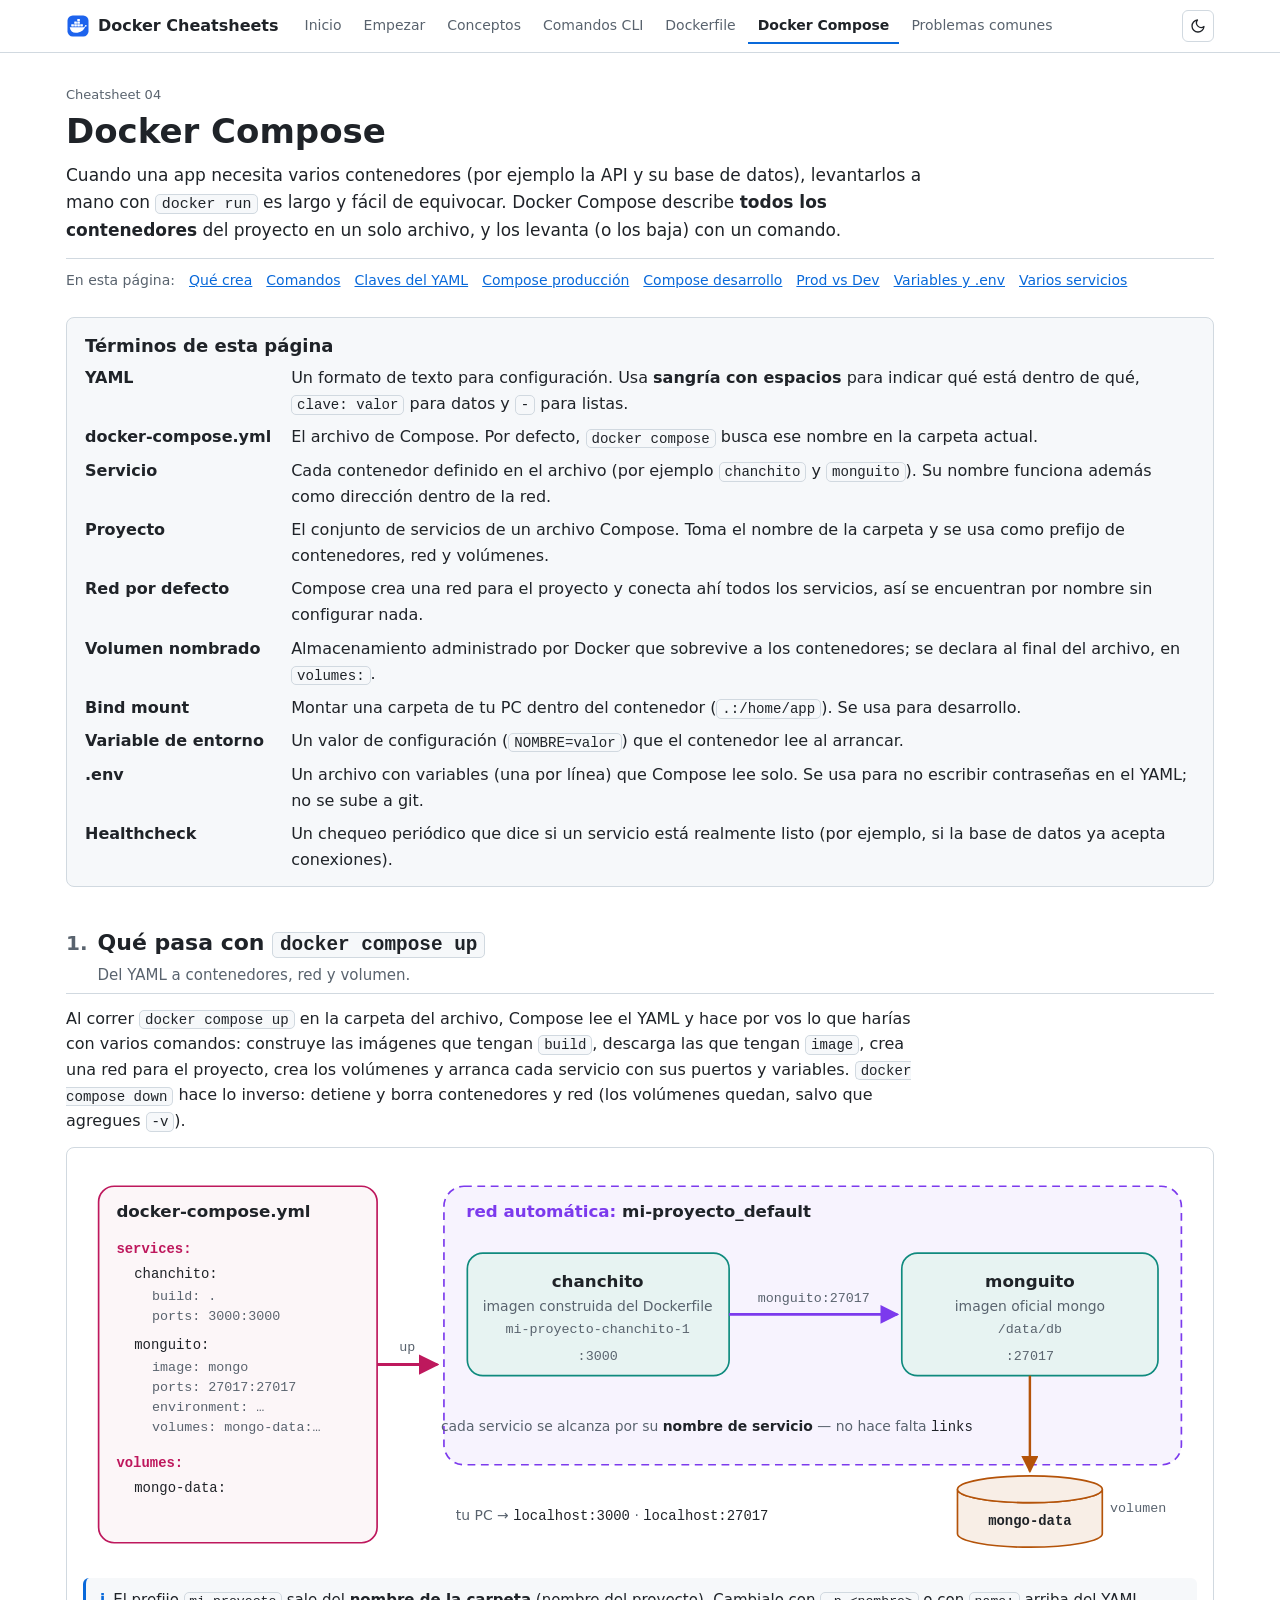
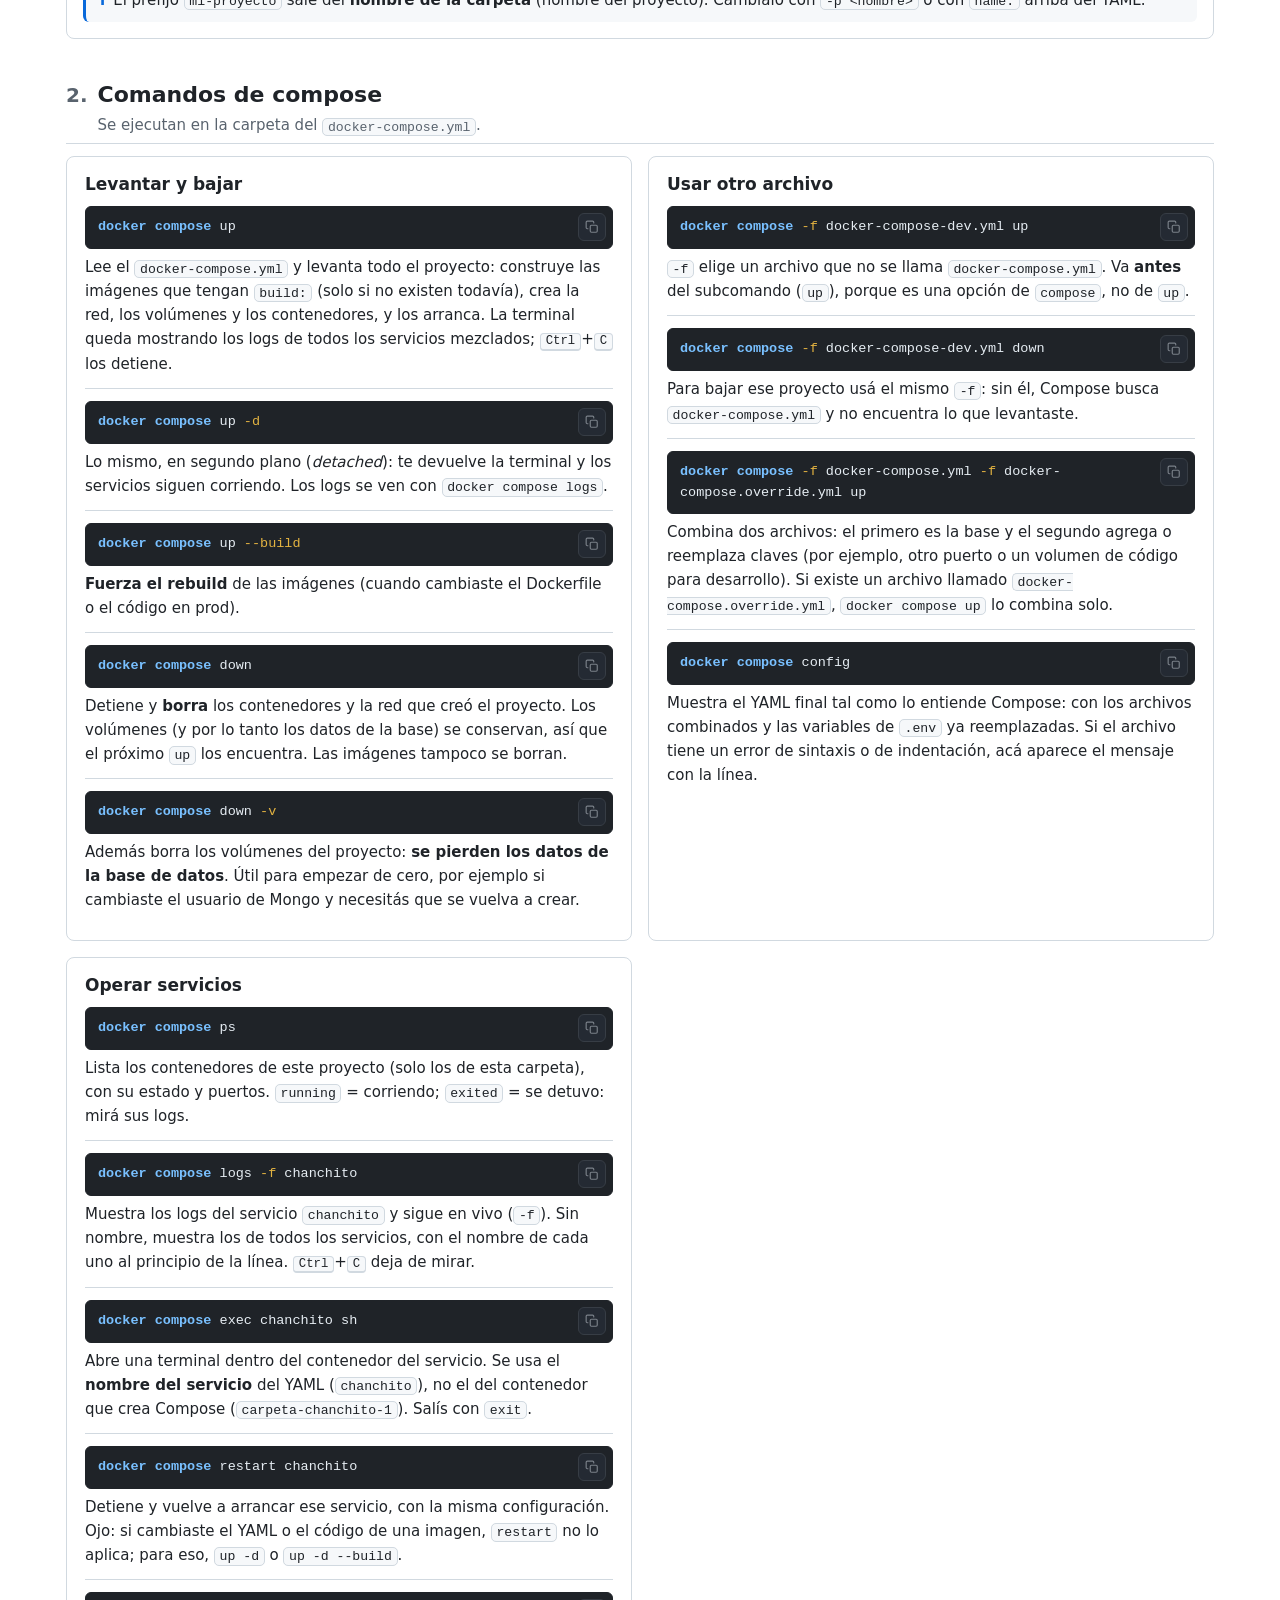
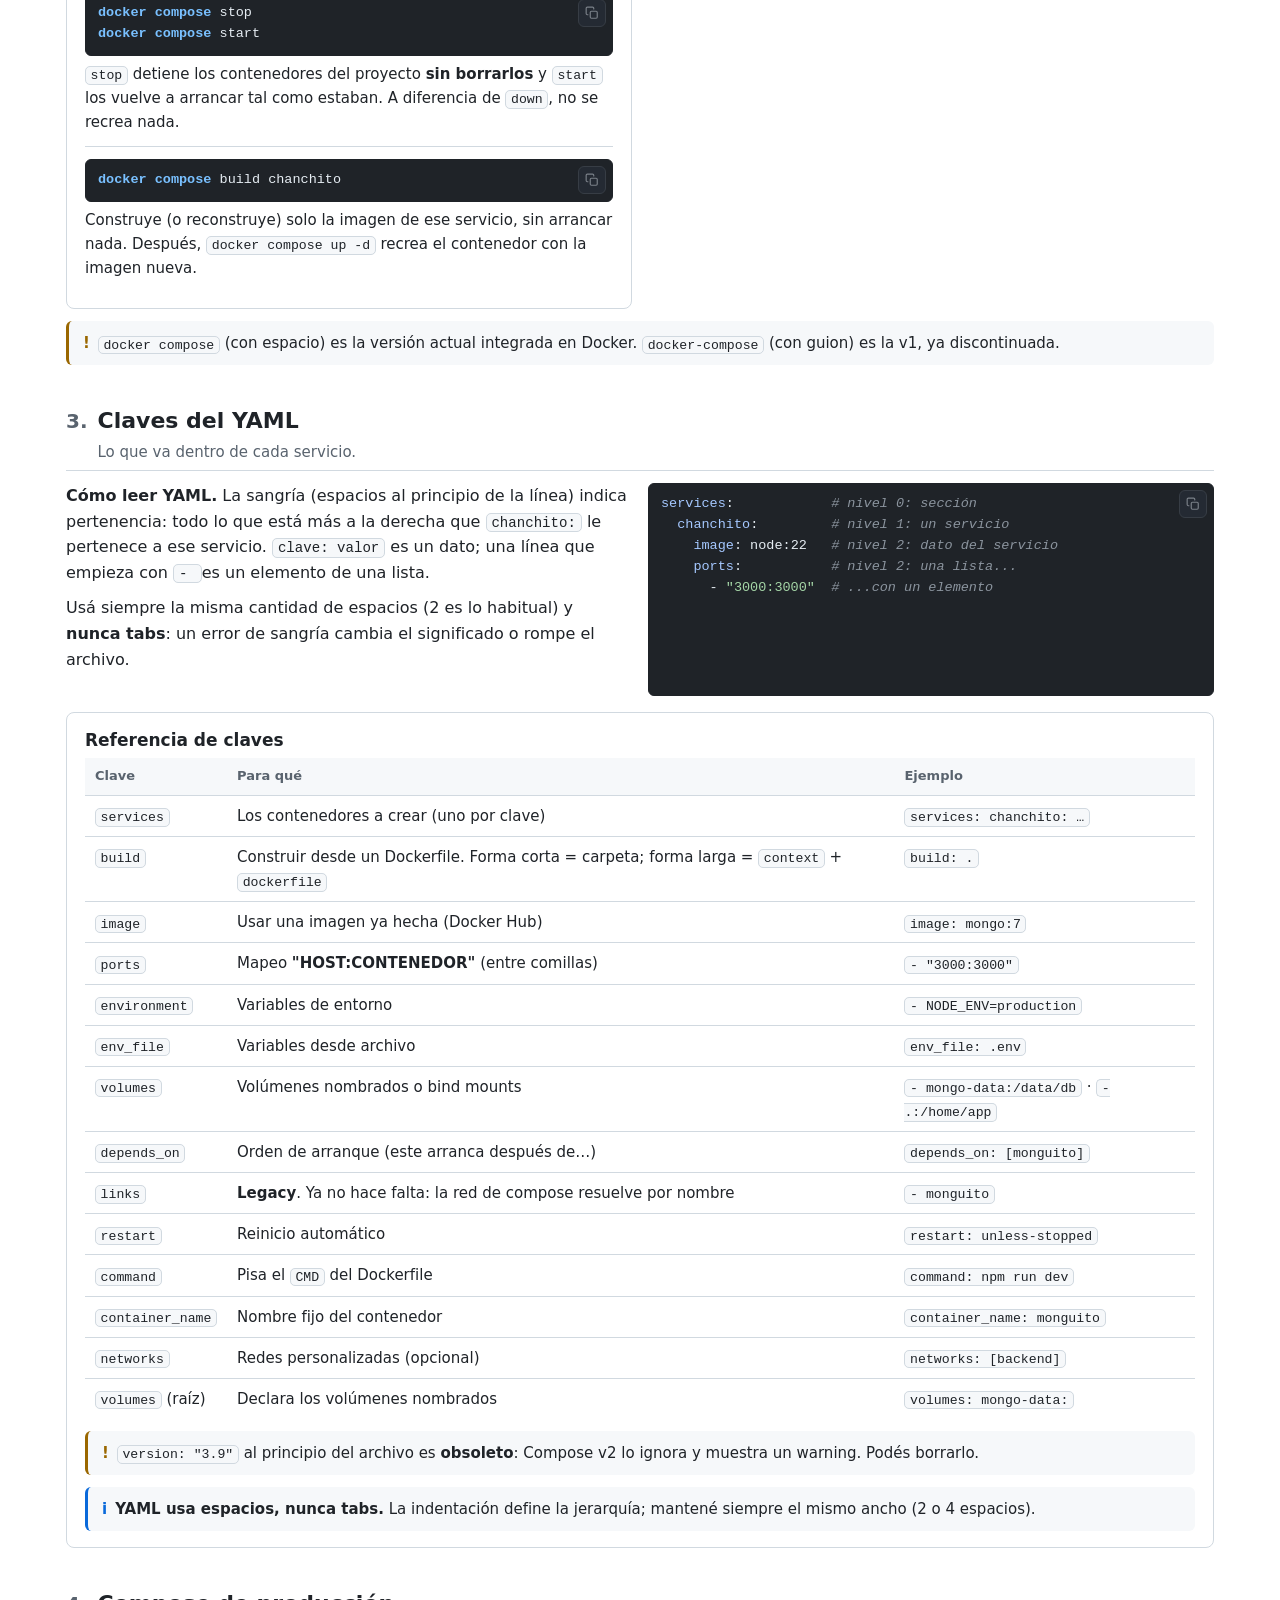
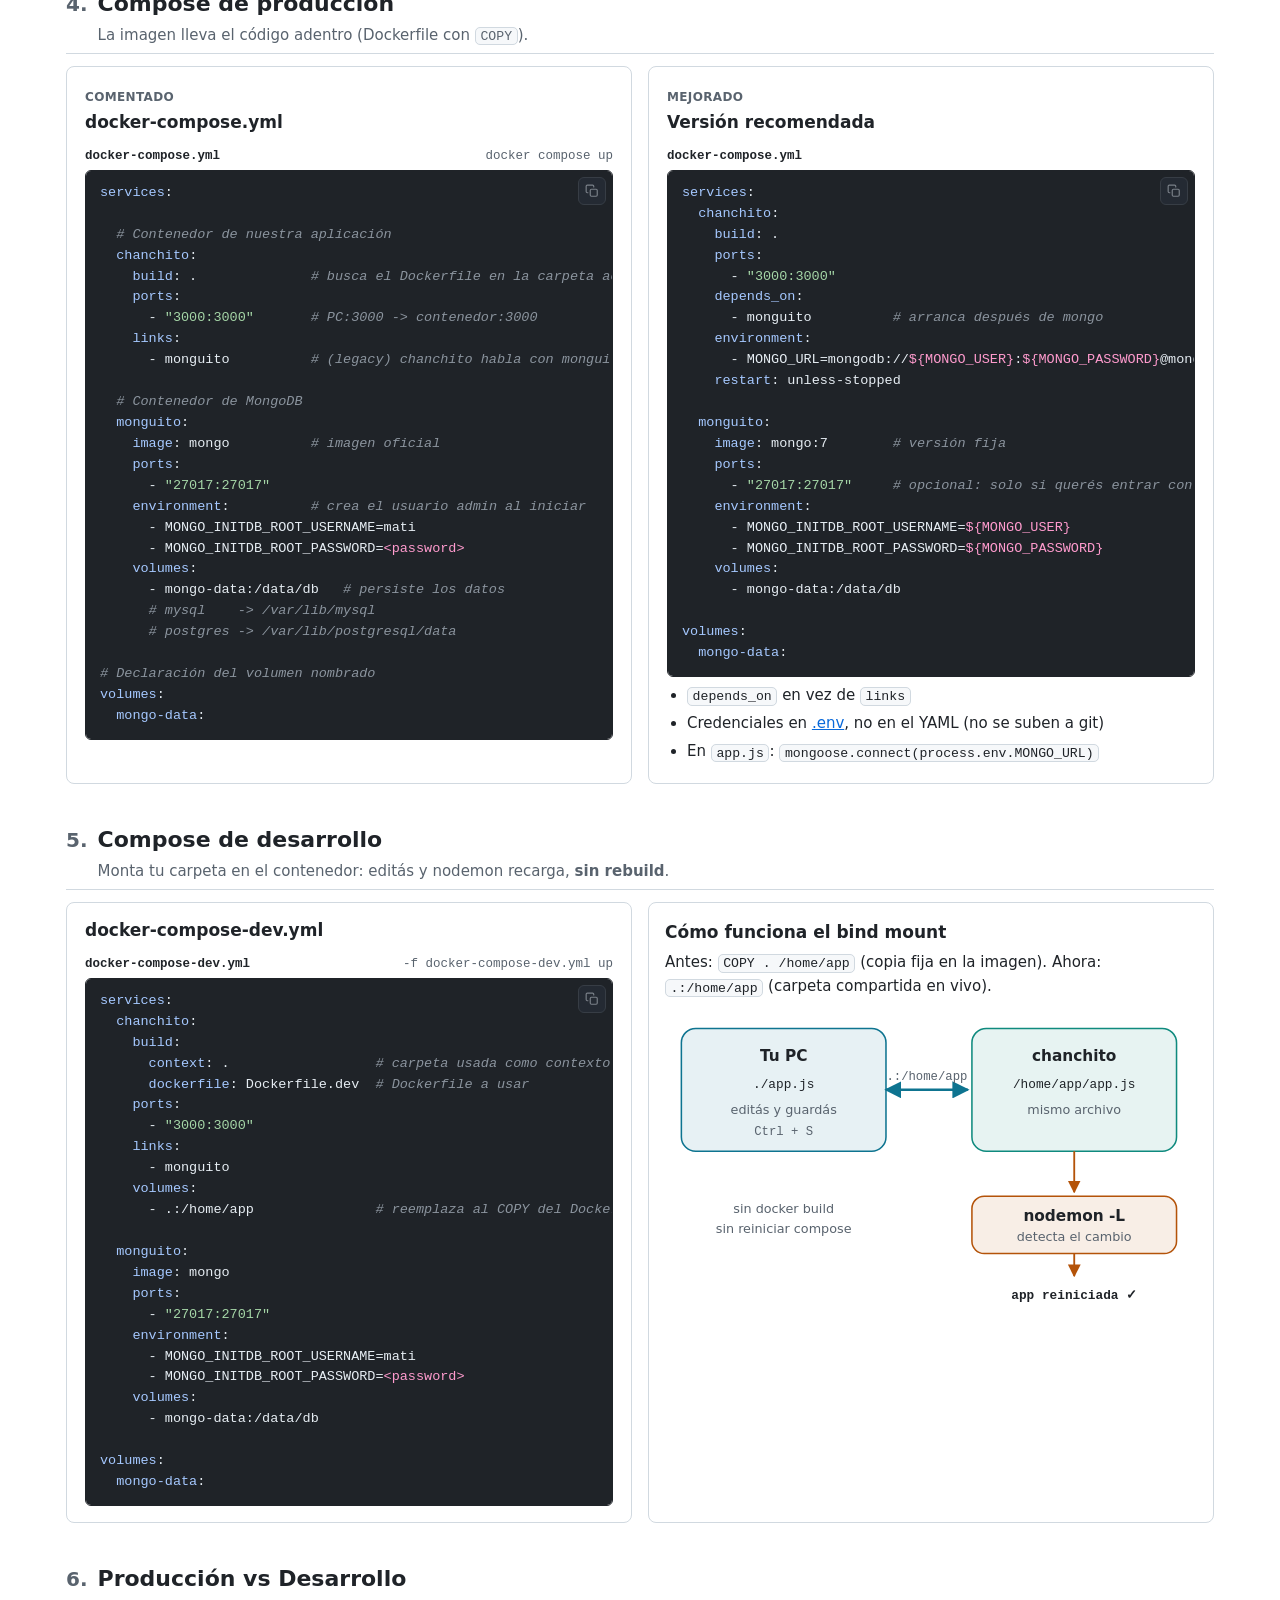
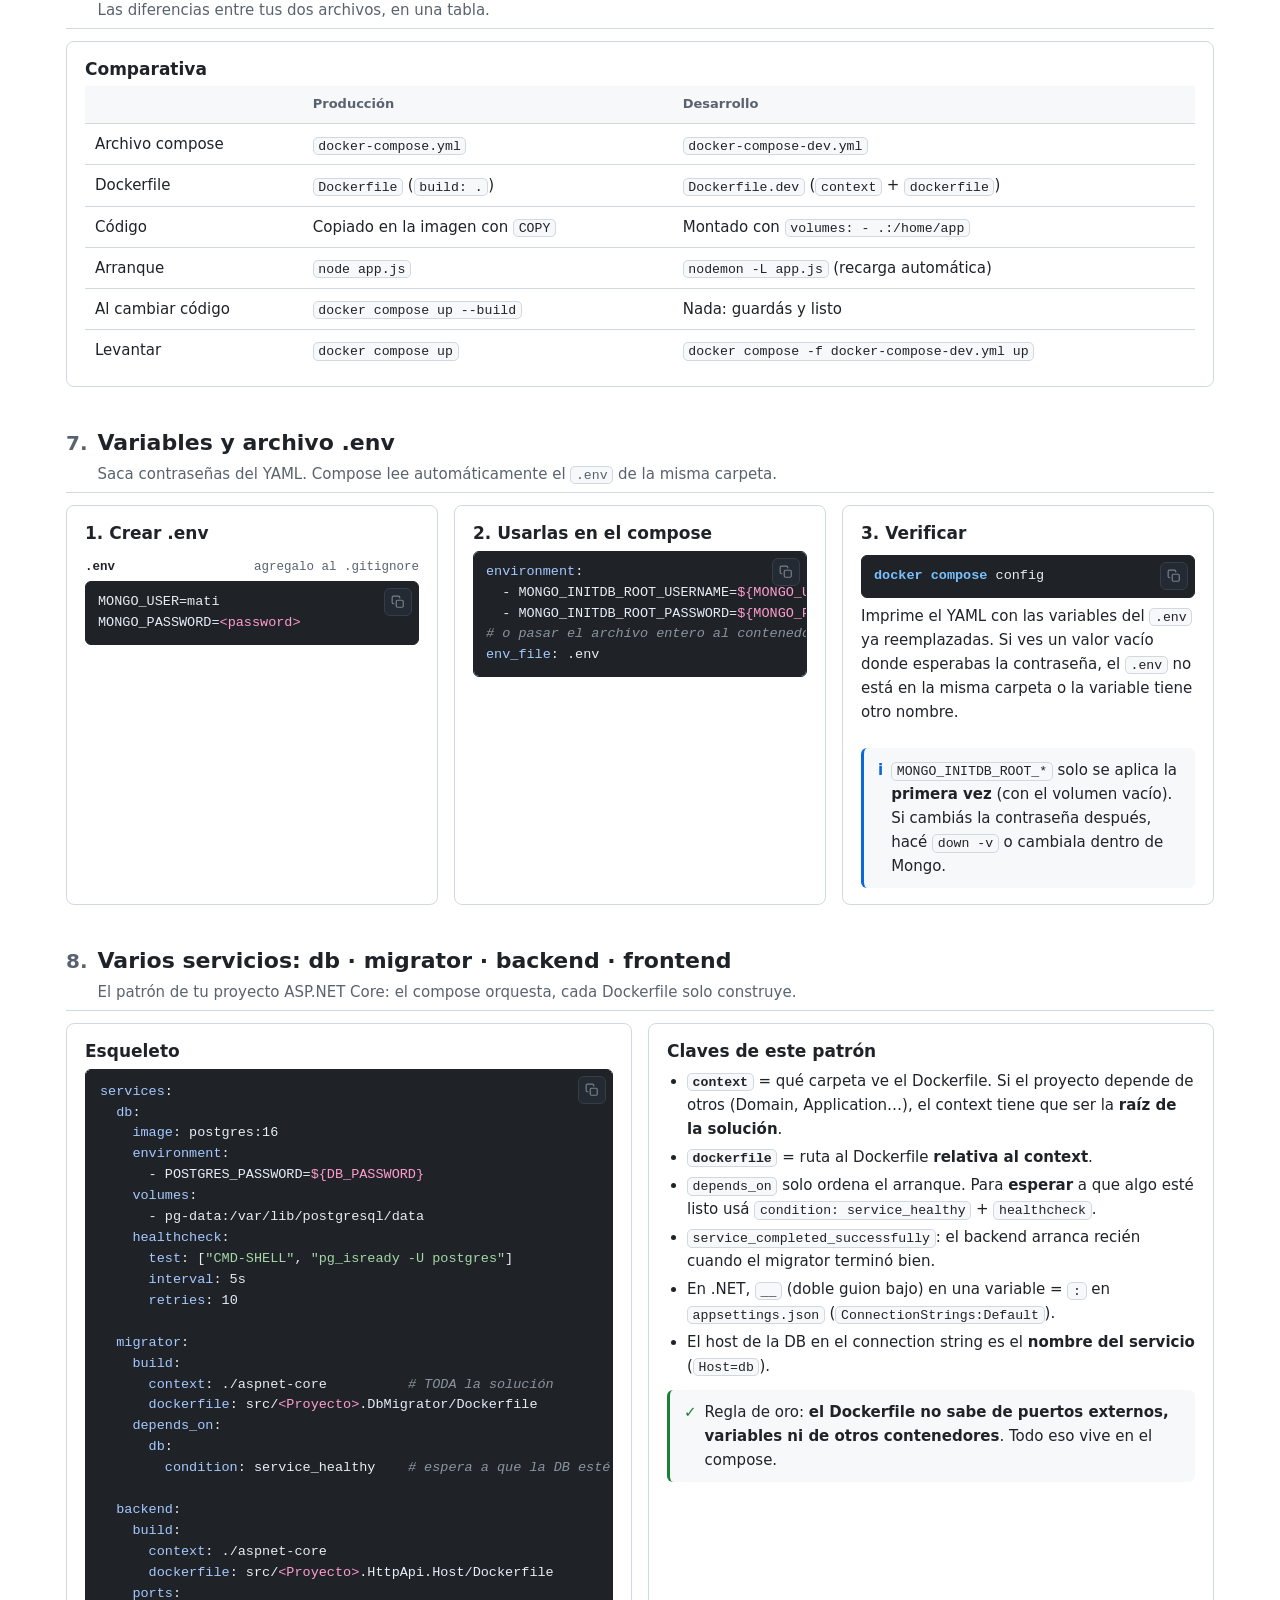
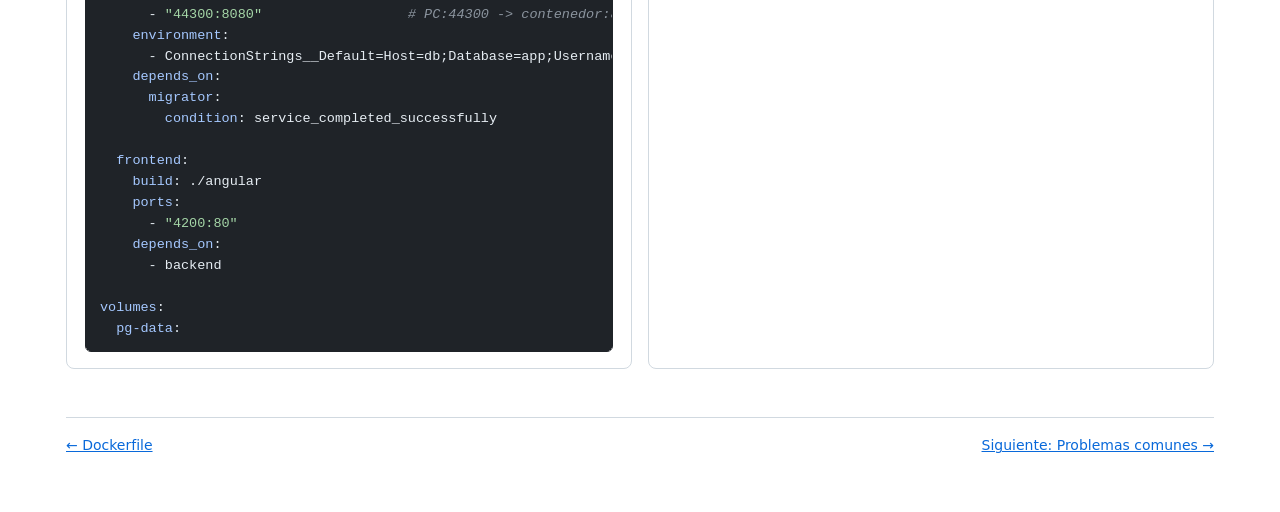
<file: 04-compose.html>
<!doctype html>
<html lang="es">
<head>
<meta charset="utf-8">
<meta name="viewport" content="width=device-width, initial-scale=1">
<meta name="description" content="Docker Compose: comandos, claves del YAML, compose de producción y desarrollo, variables .env y varios servicios.">
<meta name="theme-color" content="#1d63ed">
<title>Docker · Compose</title>
<link rel="icon" href="data:image/svg+xml,%3Csvg xmlns='http://www.w3.org/2000/svg' viewBox='0 0 100 100'%3E%3Ctext y='.9em' font-size='90'%3E%F0%9F%90%B3%3C/text%3E%3C/svg%3E">
<link rel="stylesheet" href="assets/style.css">
<script src="assets/app.js"></script>
</head>
<body data-page="compose">
<header class="topbar"></header>

<svg width="0" height="0" style="position:absolute" aria-hidden="true" focusable="false">
  <defs>
    <marker id="ah" viewBox="0 0 10 10" refX="9" refY="5" markerWidth="7" markerHeight="7" orient="auto-start-reverse"><path d="M0,0 L10,5 L0,10 z" class="d-head"/></marker>
    <marker id="ah-net" viewBox="0 0 10 10" refX="9" refY="5" markerWidth="7" markerHeight="7" orient="auto-start-reverse"><path d="M0,0 L10,5 L0,10 z" class="f-net"/></marker>
    <marker id="ah-vol" viewBox="0 0 10 10" refX="9" refY="5" markerWidth="7" markerHeight="7" orient="auto-start-reverse"><path d="M0,0 L10,5 L0,10 z" class="f-vol"/></marker>
    <marker id="ah-file" viewBox="0 0 10 10" refX="9" refY="5" markerWidth="7" markerHeight="7" orient="auto-start-reverse"><path d="M0,0 L10,5 L0,10 z" class="f-file"/></marker>
    <marker id="ah-comp" viewBox="0 0 10 10" refX="9" refY="5" markerWidth="7" markerHeight="7" orient="auto-start-reverse"><path d="M0,0 L10,5 L0,10 z" class="f-comp"/></marker>
  </defs>
</svg>

<main class="wrap">

  <div class="hero">
    <span class="eyebrow">Cheatsheet 04</span>
    <h1>Docker Compose</h1>
    <p class="lead">Cuando una app necesita varios contenedores (por ejemplo la API y su base de datos), levantarlos a mano con <code>docker run</code> es largo y fácil de equivocar. Docker Compose describe <b>todos los contenedores</b> del proyecto en un solo archivo, y los levanta (o los baja) con un comando.</p>
    <nav class="toc">
      <a href="#que-crea">Qué crea</a>
      <a href="#comandos">Comandos</a>
      <a href="#claves">Claves del YAML</a>
      <a href="#prod">Compose producción</a>
      <a href="#dev">Compose desarrollo</a>
      <a href="#diferencias">Prod vs Dev</a>
      <a href="#env">Variables y .env</a>
      <a href="#multi">Varios servicios</a>
    </nav>
  </div>

  <section class="terms-box">
    <h2>Términos de esta página</h2>
    <dl class="terms">
      <dt>YAML</dt><dd>Un formato de texto para configuración. Usa <b>sangría con espacios</b> para indicar qué está dentro de qué, <code>clave: valor</code> para datos y <code>-</code> para listas.</dd>
      <dt>docker-compose.yml</dt><dd>El archivo de Compose. Por defecto, <code>docker compose</code> busca ese nombre en la carpeta actual.</dd>
      <dt>Servicio</dt><dd>Cada contenedor definido en el archivo (por ejemplo <code>chanchito</code> y <code>monguito</code>). Su nombre funciona además como dirección dentro de la red.</dd>
      <dt>Proyecto</dt><dd>El conjunto de servicios de un archivo Compose. Toma el nombre de la carpeta y se usa como prefijo de contenedores, red y volúmenes.</dd>
      <dt>Red por defecto</dt><dd>Compose crea una red para el proyecto y conecta ahí todos los servicios, así se encuentran por nombre sin configurar nada.</dd>
      <dt>Volumen nombrado</dt><dd>Almacenamiento administrado por Docker que sobrevive a los contenedores; se declara al final del archivo, en <code>volumes:</code>.</dd>
      <dt>Bind mount</dt><dd>Montar una carpeta de tu PC dentro del contenedor (<code>.:/home/app</code>). Se usa para desarrollo.</dd>
      <dt>Variable de entorno</dt><dd>Un valor de configuración (<code>NOMBRE=valor</code>) que el contenedor lee al arrancar.</dd>
      <dt>.env</dt><dd>Un archivo con variables (una por línea) que Compose lee solo. Se usa para no escribir contraseñas en el YAML; no se sube a git.</dd>
      <dt>Healthcheck</dt><dd>Un chequeo periódico que dice si un servicio está realmente listo (por ejemplo, si la base de datos ya acepta conexiones).</dd>
    </dl>
  </section>

  <!-- ================= QUE CREA ================= -->
  <section class="block" id="que-crea">
    <div class="section-head">
      <div class="num" style="--tone:var(--c-comp)">1</div>
      <div class="titles"><h2>Qué pasa con <code>docker compose up</code></h2><p>Del YAML a contenedores, red y volumen.</p></div>
    </div>
    <div class="explain">
      <p>Al correr <code>docker compose up</code> en la carpeta del archivo, Compose lee el YAML y hace por vos lo que harías con varios comandos: construye las imágenes que tengan <code>build</code>, descarga las que tengan <code>image</code>, crea una red para el proyecto, crea los volúmenes y arranca cada servicio con sus puertos y variables. <code>docker compose down</code> hace lo inverso: detiene y borra contenedores y red (los volúmenes quedan, salvo que agregues <code>-v</code>).</p>
    </div>
    <div class="diagram">
      <div class="svg-scroll">
      <svg viewBox="0 0 1000 360" role="img" aria-label="docker-compose.yml crea una red con chanchito y monguito, y un volumen mongo-data">
        <!-- yaml -->
        <rect x="14" y="20" width="250" height="320" rx="14" class="d-comp" style="fill-opacity:.5"/>
        <text x="30" y="48" class="d-title">docker-compose.yml</text>
        <text x="30" y="80" class="d-code"><tspan class="f-comp" style="font-weight:700">services:</tspan></text>
        <text x="46" y="102" class="d-code">chanchito:</text>
        <text x="62" y="122" class="d-lbl">build: .</text>
        <text x="62" y="140" class="d-lbl">ports: 3000:3000</text>
        <text x="46" y="166" class="d-code">monguito:</text>
        <text x="62" y="186" class="d-lbl">image: mongo</text>
        <text x="62" y="204" class="d-lbl">ports: 27017:27017</text>
        <text x="62" y="222" class="d-lbl">environment: …</text>
        <text x="62" y="240" class="d-lbl">volumes: mongo-data:…</text>
        <text x="30" y="272" class="d-code"><tspan class="f-comp" style="font-weight:700">volumes:</tspan></text>
        <text x="46" y="294" class="d-code">mongo-data:</text>

        <path d="M264,180 L318,180" class="d-line s-comp" style="stroke-width:2.6" marker-end="url(#ah-comp)"/>
        <text x="291" y="168" text-anchor="middle" class="d-lbl">up</text>

        <!-- red -->
        <rect x="324" y="20" width="662" height="250" rx="18" class="d-net"/>
        <text x="344" y="48" class="d-title"><tspan class="f-net">red automática:</tspan> mi-proyecto_default</text>

        <rect x="345" y="80" width="235" height="110" rx="14" class="d-cont"/>
        <text x="462" y="110" text-anchor="middle" class="d-title">chanchito</text>
        <text x="462" y="132" text-anchor="middle" class="d-sub">imagen construida del Dockerfile</text>
        <text x="462" y="152" text-anchor="middle" class="d-lbl">mi-proyecto-chanchito-1</text>
        <text x="462" y="176" text-anchor="middle" class="d-lbl">:3000</text>

        <rect x="735" y="80" width="230" height="110" rx="14" class="d-cont"/>
        <text x="850" y="110" text-anchor="middle" class="d-title">monguito</text>
        <text x="850" y="132" text-anchor="middle" class="d-sub">imagen oficial mongo</text>
        <text x="850" y="152" text-anchor="middle" class="d-lbl">/data/db</text>
        <text x="850" y="176" text-anchor="middle" class="d-lbl">:27017</text>

        <path d="M580,135 L731,135" class="d-line s-net" style="stroke-width:2.4" marker-end="url(#ah-net)"/>
        <text x="656" y="124" text-anchor="middle" class="d-lbl">monguito:27017</text>

        <text x="560" y="240" text-anchor="middle" class="d-sub">cada servicio se alcanza por su <tspan style="font-weight:700" class="f-text">nombre de servicio</tspan> — no hace falta <tspan class="d-code">links</tspan></text>

        <!-- volumen -->
        <path d="M785,292 a65,12 0 0 0 130,0 v40 a65,12 0 0 1 -130,0 z" class="d-vol"/>
        <ellipse cx="850" cy="292" rx="65" ry="12" class="d-vol"/>
        <text x="850" y="324" text-anchor="middle" class="d-code" style="font-weight:700">mongo-data</text>
        <path d="M850,190 L850,276" class="d-line s-vol" style="stroke-width:2.2" marker-end="url(#ah-vol)"/>
        <text x="922" y="312" class="d-lbl">volumen</text>

        <!-- puertos host -->
        <text x="475" y="320" text-anchor="middle" class="d-sub">tu PC → <tspan class="d-code">localhost:3000</tspan> · <tspan class="d-code">localhost:27017</tspan></text>
      </svg>
      </div>
      <div class="callout info"><span class="ico">i</span><p>El prefijo <code>mi-proyecto</code> sale del <b>nombre de la carpeta</b> (nombre del proyecto). Cambialo con <code>-p &lt;nombre&gt;</code> o con <code>name:</code> arriba del YAML.</p></div>
    </div>
  </section>

  <!-- ================= COMANDOS ================= -->
  <section class="block" id="comandos">
    <div class="section-head">
      <div class="num" style="--tone:var(--c-comp)">2</div>
      <div class="titles"><h2>Comandos de compose</h2><p>Se ejecutan en la carpeta del <code>docker-compose.yml</code>.</p></div>
    </div>
    <div class="grid">
      <div class="card t-comp">
        <h3>Levantar y bajar</h3>
        <div class="cmd"><pre><code>docker compose up</code></pre><div class="what">Lee el <code>docker-compose.yml</code> y levanta todo el proyecto: construye las imágenes que tengan <code>build:</code> (solo si no existen todavía), crea la red, los volúmenes y los contenedores, y los arranca. La terminal queda mostrando los logs de todos los servicios mezclados; <kbd>Ctrl</kbd>+<kbd>C</kbd> los detiene.</div></div>
        <div class="cmd"><pre><code>docker compose up -d</code></pre><div class="what">Lo mismo, en segundo plano (<i>detached</i>): te devuelve la terminal y los servicios siguen corriendo. Los logs se ven con <code>docker compose logs</code>.</div></div>
        <div class="cmd"><pre><code>docker compose up --build</code></pre><div class="what"><b>Fuerza el rebuild</b> de las imágenes (cuando cambiaste el Dockerfile o el código en prod).</div></div>
        <div class="cmd"><pre><code>docker compose down</code></pre><div class="what">Detiene y <b>borra</b> los contenedores y la red que creó el proyecto. Los volúmenes (y por lo tanto los datos de la base) se conservan, así que el próximo <code>up</code> los encuentra. Las imágenes tampoco se borran.</div></div>
        <div class="cmd"><pre><code>docker compose down -v</code></pre><div class="what">Además borra los volúmenes del proyecto: <b>se pierden los datos de la base de datos</b>. Útil para empezar de cero, por ejemplo si cambiaste el usuario de Mongo y necesitás que se vuelva a crear.</div></div>
      </div>
      <div class="card t-comp">
        <h3>Usar otro archivo</h3>
        <div class="cmd"><pre><code>docker compose -f docker-compose-dev.yml up</code></pre><div class="what"><code>-f</code> elige un archivo que no se llama <code>docker-compose.yml</code>. Va <b>antes</b> del subcomando (<code>up</code>), porque es una opción de <code>compose</code>, no de <code>up</code>.</div></div>
        <div class="cmd"><pre><code>docker compose -f docker-compose-dev.yml down</code></pre><div class="what">Para bajar ese proyecto usá el mismo <code>-f</code>: sin él, Compose busca <code>docker-compose.yml</code> y no encuentra lo que levantaste.</div></div>
        <div class="cmd"><pre><code>docker compose -f docker-compose.yml -f docker-compose.override.yml up</code></pre><div class="what">Combina dos archivos: el primero es la base y el segundo agrega o reemplaza claves (por ejemplo, otro puerto o un volumen de código para desarrollo). Si existe un archivo llamado <code>docker-compose.override.yml</code>, <code>docker compose up</code> lo combina solo.</div></div>
        <div class="cmd"><pre><code>docker compose config</code></pre><div class="what">Muestra el YAML final tal como lo entiende Compose: con los archivos combinados y las variables de <code>.env</code> ya reemplazadas. Si el archivo tiene un error de sintaxis o de indentación, acá aparece el mensaje con la línea.</div></div>
      </div>
      <div class="card t-comp">
        <h3>Operar servicios</h3>
        <div class="cmd"><pre><code>docker compose ps</code></pre><div class="what">Lista los contenedores de este proyecto (solo los de esta carpeta), con su estado y puertos. <code>running</code> = corriendo; <code>exited</code> = se detuvo: mirá sus logs.</div></div>
        <div class="cmd"><pre><code>docker compose logs -f chanchito</code></pre><div class="what">Muestra los logs del servicio <code>chanchito</code> y sigue en vivo (<code>-f</code>). Sin nombre, muestra los de todos los servicios, con el nombre de cada uno al principio de la línea. <kbd>Ctrl</kbd>+<kbd>C</kbd> deja de mirar.</div></div>
        <div class="cmd"><pre><code>docker compose exec chanchito sh</code></pre><div class="what">Abre una terminal dentro del contenedor del servicio. Se usa el <b>nombre del servicio</b> del YAML (<code>chanchito</code>), no el del contenedor que crea Compose (<code>carpeta-chanchito-1</code>). Salís con <code>exit</code>.</div></div>
        <div class="cmd"><pre><code>docker compose restart chanchito</code></pre><div class="what">Detiene y vuelve a arrancar ese servicio, con la misma configuración. Ojo: si cambiaste el YAML o el código de una imagen, <code>restart</code> no lo aplica; para eso, <code>up -d</code> o <code>up -d --build</code>.</div></div>
        <div class="cmd"><pre><code>docker compose stop
docker compose start</code></pre><div class="what"><code>stop</code> detiene los contenedores del proyecto <b>sin borrarlos</b> y <code>start</code> los vuelve a arrancar tal como estaban. A diferencia de <code>down</code>, no se recrea nada.</div></div>
        <div class="cmd"><pre><code>docker compose build chanchito</code></pre><div class="what">Construye (o reconstruye) solo la imagen de ese servicio, sin arrancar nada. Después, <code>docker compose up -d</code> recrea el contenedor con la imagen nueva.</div></div>
      </div>
    </div>
    <div class="callout warn"><span class="ico">!</span><p><code>docker compose</code> (con espacio) es la versión actual integrada en Docker. <code>docker-compose</code> (con guion) es la v1, ya discontinuada.</p></div>
  </section>

  <!-- ================= CLAVES ================= -->
  <section class="block" id="claves">
    <div class="section-head">
      <div class="num" style="--tone:var(--c-file)">3</div>
      <div class="titles"><h2>Claves del YAML</h2><p>Lo que va dentro de cada servicio.</p></div>
    </div>
    <div class="grid cols-2" style="margin-bottom:16px">
      <div class="explain">
        <p><b>Cómo leer YAML.</b> La sangría (espacios al principio de la línea) indica pertenencia: todo lo que está más a la derecha que <code>chanchito:</code> le pertenece a ese servicio. <code>clave: valor</code> es un dato; una línea que empieza con <code>- </code> es un elemento de una lista.</p>
        <p>Usá siempre la misma cantidad de espacios (2 es lo habitual) y <b>nunca tabs</b>: un error de sangría cambia el significado o rompe el archivo.</p>
      </div>
      <pre><code data-lang="yaml">services:            # nivel 0: sección
  chanchito:         # nivel 1: un servicio
    image: node:22   # nivel 2: dato del servicio
    ports:           # nivel 2: una lista...
      - "3000:3000"  # ...con un elemento</code></pre>
    </div>
    <div class="card t-file wide">
      <h3>Referencia de claves</h3>
      <div class="table-wrap">
        <table>
          <thead><tr><th>Clave</th><th>Para qué</th><th>Ejemplo</th></tr></thead>
          <tbody>
            <tr><td><code>services</code></td><td>Los contenedores a crear (uno por clave)</td><td><code>services: chanchito: …</code></td></tr>
            <tr><td><code>build</code></td><td>Construir desde un Dockerfile. Forma corta = carpeta; forma larga = <code>context</code> + <code>dockerfile</code></td><td><code>build: .</code></td></tr>
            <tr><td><code>image</code></td><td>Usar una imagen ya hecha (Docker Hub)</td><td><code>image: mongo:7</code></td></tr>
            <tr><td><code>ports</code></td><td>Mapeo <b>"HOST:CONTENEDOR"</b> (entre comillas)</td><td><code>- "3000:3000"</code></td></tr>
            <tr><td><code>environment</code></td><td>Variables de entorno</td><td><code>- NODE_ENV=production</code></td></tr>
            <tr><td><code>env_file</code></td><td>Variables desde archivo</td><td><code>env_file: .env</code></td></tr>
            <tr><td><code>volumes</code></td><td>Volúmenes nombrados o bind mounts</td><td><code>- mongo-data:/data/db</code> · <code>- .:/home/app</code></td></tr>
            <tr><td><code>depends_on</code></td><td>Orden de arranque (este arranca después de…)</td><td><code>depends_on: [monguito]</code></td></tr>
            <tr><td><code>links</code></td><td><b>Legacy</b>. Ya no hace falta: la red de compose resuelve por nombre</td><td><code>- monguito</code></td></tr>
            <tr><td><code>restart</code></td><td>Reinicio automático</td><td><code>restart: unless-stopped</code></td></tr>
            <tr><td><code>command</code></td><td>Pisa el <code>CMD</code> del Dockerfile</td><td><code>command: npm run dev</code></td></tr>
            <tr><td><code>container_name</code></td><td>Nombre fijo del contenedor</td><td><code>container_name: monguito</code></td></tr>
            <tr><td><code>networks</code></td><td>Redes personalizadas (opcional)</td><td><code>networks: [backend]</code></td></tr>
            <tr><td><code>volumes</code> (raíz)</td><td>Declara los volúmenes nombrados</td><td><code>volumes: mongo-data:</code></td></tr>
          </tbody>
        </table>
      </div>
      <div class="callout warn"><span class="ico">!</span><p><code>version: "3.9"</code> al principio del archivo es <b>obsoleto</b>: Compose v2 lo ignora y muestra un warning. Podés borrarlo.</p></div>
      <div class="callout info"><span class="ico">i</span><p><b>YAML usa espacios, nunca tabs.</b> La indentación define la jerarquía; mantené siempre el mismo ancho (2 o 4 espacios).</p></div>
    </div>
  </section>

  <!-- ================= PROD ================= -->
  <section class="block" id="prod">
    <div class="section-head">
      <div class="num" style="--tone:var(--c-img)">4</div>
      <div class="titles"><h2>Compose de producción</h2><p>La imagen lleva el código adentro (Dockerfile con <code>COPY</code>).</p></div>
    </div>
    <div class="grid cols-2">
      <div class="card t-img">
        <span class="tag">Comentado</span>
        <h3>docker-compose.yml</h3>
        <div class="code-label"><span class="file">docker-compose.yml</span><span>docker compose up</span></div>
        <pre class="big"><code data-lang="yaml">services:

  # Contenedor de nuestra aplicación
  chanchito:
    build: .              # busca el Dockerfile en la carpeta actual
    ports:
      - "3000:3000"       # PC:3000 -> contenedor:3000
    links:
      - monguito          # (legacy) chanchito habla con monguito

  # Contenedor de MongoDB
  monguito:
    image: mongo          # imagen oficial
    ports:
      - "27017:27017"
    environment:          # crea el usuario admin al iniciar
      - MONGO_INITDB_ROOT_USERNAME=mati
      - MONGO_INITDB_ROOT_PASSWORD=&lt;password&gt;
    volumes:
      - mongo-data:/data/db   # persiste los datos
      # mysql    -> /var/lib/mysql
      # postgres -> /var/lib/postgresql/data

# Declaración del volumen nombrado
volumes:
  mongo-data:</code></pre>
      </div>
      <div class="card t-ok">
        <span class="tag">Mejorado</span>
        <h3>Versión recomendada</h3>
        <div class="code-label"><span class="file">docker-compose.yml</span></div>
        <pre class="big"><code data-lang="yaml">services:
  chanchito:
    build: .
    ports:
      - "3000:3000"
    depends_on:
      - monguito          # arranca después de mongo
    environment:
      - MONGO_URL=mongodb://${MONGO_USER}:${MONGO_PASSWORD}@monguito:27017/miapp?authSource=admin
    restart: unless-stopped

  monguito:
    image: mongo:7        # versión fija
    ports:
      - "27017:27017"     # opcional: solo si querés entrar con Compass
    environment:
      - MONGO_INITDB_ROOT_USERNAME=${MONGO_USER}
      - MONGO_INITDB_ROOT_PASSWORD=${MONGO_PASSWORD}
    volumes:
      - mongo-data:/data/db

volumes:
  mongo-data:</code></pre>
        <ul>
          <li><code>depends_on</code> en vez de <code>links</code></li>
          <li>Credenciales en <a href="#env">.env</a>, no en el YAML (no se suben a git)</li>
          <li>En <code>app.js</code>: <code>mongoose.connect(process.env.MONGO_URL)</code></li>
        </ul>
      </div>
    </div>
  </section>

  <!-- ================= DEV ================= -->
  <section class="block" id="dev">
    <div class="section-head">
      <div class="num" style="--tone:var(--c-vol)">5</div>
      <div class="titles"><h2>Compose de desarrollo</h2><p>Monta tu carpeta en el contenedor: editás y nodemon recarga, <b>sin rebuild</b>.</p></div>
    </div>
    <div class="grid cols-2">
      <div class="card t-vol">
        <h3>docker-compose-dev.yml</h3>
        <div class="code-label"><span class="file">docker-compose-dev.yml</span><span>-f docker-compose-dev.yml up</span></div>
        <pre class="big"><code data-lang="yaml">services:
  chanchito:
    build:
      context: .                  # carpeta usada como contexto
      dockerfile: Dockerfile.dev  # Dockerfile a usar
    ports:
      - "3000:3000"
    links:
      - monguito
    volumes:
      - .:/home/app               # reemplaza al COPY del Dockerfile

  monguito:
    image: mongo
    ports:
      - "27017:27017"
    environment:
      - MONGO_INITDB_ROOT_USERNAME=mati
      - MONGO_INITDB_ROOT_PASSWORD=&lt;password&gt;
    volumes:
      - mongo-data:/data/db

volumes:
  mongo-data:</code></pre>
      </div>
      <div class="diagram">
        <h3>Cómo funciona el bind mount</h3>
        <p>Antes: <code>COPY . /home/app</code> (copia fija en la imagen). Ahora: <code>.:/home/app</code> (carpeta compartida en vivo).</p>
        <div class="svg-scroll">
        <svg viewBox="0 0 520 300" class="small" role="img" aria-label="Guardás app.js en tu PC, el contenedor ve el cambio y nodemon reinicia">
          <rect x="16" y="20" width="200" height="120" rx="14" class="d-file"/>
          <text x="116" y="52" text-anchor="middle" class="d-title">Tu PC</text>
          <text x="116" y="78" text-anchor="middle" class="d-code">./app.js</text>
          <text x="116" y="104" text-anchor="middle" class="d-sub">editás y guardás</text>
          <text x="116" y="124" text-anchor="middle" class="d-lbl">Ctrl + S</text>

          <rect x="300" y="20" width="200" height="120" rx="14" class="d-cont"/>
          <text x="400" y="52" text-anchor="middle" class="d-title">chanchito</text>
          <text x="400" y="78" text-anchor="middle" class="d-code">/home/app/app.js</text>
          <text x="400" y="104" text-anchor="middle" class="d-sub">mismo archivo</text>

          <path d="M216,80 L296,80" class="d-line s-file" style="stroke-width:2.4" marker-start="url(#ah-file)" marker-end="url(#ah-file)"/>
          <text x="256" y="70" text-anchor="middle" class="d-lbl">.:/home/app</text>

          <path d="M400,140 L400,180" class="d-line s-vol" marker-end="url(#ah-vol)"/>
          <rect x="300" y="184" width="200" height="56" rx="12" class="d-vol"/>
          <text x="400" y="208" text-anchor="middle" class="d-title">nodemon -L</text>
          <text x="400" y="228" text-anchor="middle" class="d-sub">detecta el cambio</text>
          <path d="M400,240 L400,262" class="d-line s-vol" marker-end="url(#ah-vol)"/>
          <text x="400" y="284" text-anchor="middle" class="d-code" style="font-weight:700">app reiniciada ✓</text>

          <text x="116" y="200" text-anchor="middle" class="d-sub">sin docker build</text>
          <text x="116" y="220" text-anchor="middle" class="d-sub">sin reiniciar compose</text>
        </svg>
        </div>
      </div>
    </div>
  </section>

  <!-- ================= DIFERENCIAS ================= -->
  <section class="block" id="diferencias">
    <div class="section-head">
      <div class="num" style="--tone:var(--c-comp)">6</div>
      <div class="titles"><h2>Producción vs Desarrollo</h2><p>Las diferencias entre tus dos archivos, en una tabla.</p></div>
    </div>
    <div class="card t-comp wide">
      <h3>Comparativa</h3>
      <div class="table-wrap">
        <table>
          <thead><tr><th></th><th>Producción</th><th>Desarrollo</th></tr></thead>
          <tbody>
            <tr><td>Archivo compose</td><td><code>docker-compose.yml</code></td><td><code>docker-compose-dev.yml</code></td></tr>
            <tr><td>Dockerfile</td><td><code>Dockerfile</code> (<code>build: .</code>)</td><td><code>Dockerfile.dev</code> (<code>context</code> + <code>dockerfile</code>)</td></tr>
            <tr><td>Código</td><td>Copiado en la imagen con <code>COPY</code></td><td>Montado con <code>volumes: - .:/home/app</code></td></tr>
            <tr><td>Arranque</td><td><code>node app.js</code></td><td><code>nodemon -L app.js</code> (recarga automática)</td></tr>
            <tr><td>Al cambiar código</td><td><code>docker compose up --build</code></td><td>Nada: guardás y listo</td></tr>
            <tr><td>Levantar</td><td><code>docker compose up</code></td><td><code>docker compose -f docker-compose-dev.yml up</code></td></tr>
          </tbody>
        </table>
      </div>
    </div>
  </section>

  <!-- ================= ENV ================= -->
  <section class="block" id="env">
    <div class="section-head">
      <div class="num" style="--tone:var(--warn)">7</div>
      <div class="titles"><h2>Variables y archivo .env</h2><p>Saca contraseñas del YAML. Compose lee automáticamente el <code>.env</code> de la misma carpeta.</p></div>
    </div>
    <div class="grid cols-3">
      <div class="card t-warn">
        <h3>1. Crear .env</h3>
        <div class="code-label"><span class="file">.env</span><span>agregalo al .gitignore</span></div>
        <pre><code data-lang="plain">MONGO_USER=mati
MONGO_PASSWORD=&lt;password&gt;</code></pre>
      </div>
      <div class="card t-warn">
        <h3>2. Usarlas en el compose</h3>
        <pre><code data-lang="yaml">environment:
  - MONGO_INITDB_ROOT_USERNAME=${MONGO_USER}
  - MONGO_INITDB_ROOT_PASSWORD=${MONGO_PASSWORD}
# o pasar el archivo entero al contenedor:
env_file: .env</code></pre>
      </div>
      <div class="card t-warn">
        <h3>3. Verificar</h3>
        <div class="cmd"><pre><code>docker compose config</code></pre><div class="what">Imprime el YAML con las variables del <code>.env</code> ya reemplazadas. Si ves un valor vacío donde esperabas la contraseña, el <code>.env</code> no está en la misma carpeta o la variable tiene otro nombre.</div></div>
        <div class="callout info"><span class="ico">i</span><p><code>MONGO_INITDB_ROOT_*</code> solo se aplica la <b>primera vez</b> (con el volumen vacío). Si cambiás la contraseña después, hacé <code>down -v</code> o cambiala dentro de Mongo.</p></div>
      </div>
    </div>
  </section>

  <!-- ================= MULTI ================= -->
  <section class="block" id="multi">
    <div class="section-head">
      <div class="num" style="--tone:var(--c-net)">8</div>
      <div class="titles"><h2>Varios servicios: db · migrator · backend · frontend</h2><p>El patrón de tu proyecto ASP.NET Core: el compose orquesta, cada Dockerfile solo construye.</p></div>
    </div>
    <div class="grid cols-2">
      <div class="card t-net">
        <h3>Esqueleto</h3>
        <pre class="big"><code data-lang="yaml">services:
  db:
    image: postgres:16
    environment:
      - POSTGRES_PASSWORD=${DB_PASSWORD}
    volumes:
      - pg-data:/var/lib/postgresql/data
    healthcheck:
      test: ["CMD-SHELL", "pg_isready -U postgres"]
      interval: 5s
      retries: 10

  migrator:
    build:
      context: ./aspnet-core          # TODA la solución
      dockerfile: src/&lt;Proyecto&gt;.DbMigrator/Dockerfile
    depends_on:
      db:
        condition: service_healthy    # espera a que la DB esté lista

  backend:
    build:
      context: ./aspnet-core
      dockerfile: src/&lt;Proyecto&gt;.HttpApi.Host/Dockerfile
    ports:
      - "44300:8080"                  # PC:44300 -> contenedor:8080
    environment:
      - ConnectionStrings__Default=Host=db;Database=app;Username=postgres;Password=${DB_PASSWORD}
    depends_on:
      migrator:
        condition: service_completed_successfully

  frontend:
    build: ./angular
    ports:
      - "4200:80"
    depends_on:
      - backend

volumes:
  pg-data:</code></pre>
      </div>
      <div class="card t-net">
        <h3>Claves de este patrón</h3>
        <ul>
          <li><b><code>context</code></b> = qué carpeta ve el Dockerfile. Si el proyecto depende de otros (Domain, Application…), el context tiene que ser la <b>raíz de la solución</b>.</li>
          <li><b><code>dockerfile</code></b> = ruta al Dockerfile <b>relativa al context</b>.</li>
          <li><code>depends_on</code> solo ordena el arranque. Para <b>esperar</b> a que algo esté listo usá <code>condition: service_healthy</code> + <code>healthcheck</code>.</li>
          <li><code>service_completed_successfully</code>: el backend arranca recién cuando el migrator terminó bien.</li>
          <li>En .NET, <code>__</code> (doble guion bajo) en una variable = <code>:</code> en <code>appsettings.json</code> (<code>ConnectionStrings:Default</code>).</li>
          <li>El host de la DB en el connection string es el <b>nombre del servicio</b> (<code>Host=db</code>).</li>
        </ul>
        <div class="callout tip"><span class="ico">✓</span><p>Regla de oro: <b>el Dockerfile no sabe de puertos externos, variables ni de otros contenedores</b>. Todo eso vive en el compose.</p></div>
      </div>
    </div>
  </section>

  <footer class="foot">
    <a href="03-dockerfile.html">← Dockerfile</a>
    <a href="05-problemas.html">Siguiente: Problemas comunes →</a>
  </footer>
</main>
</body>
</html>
</file>
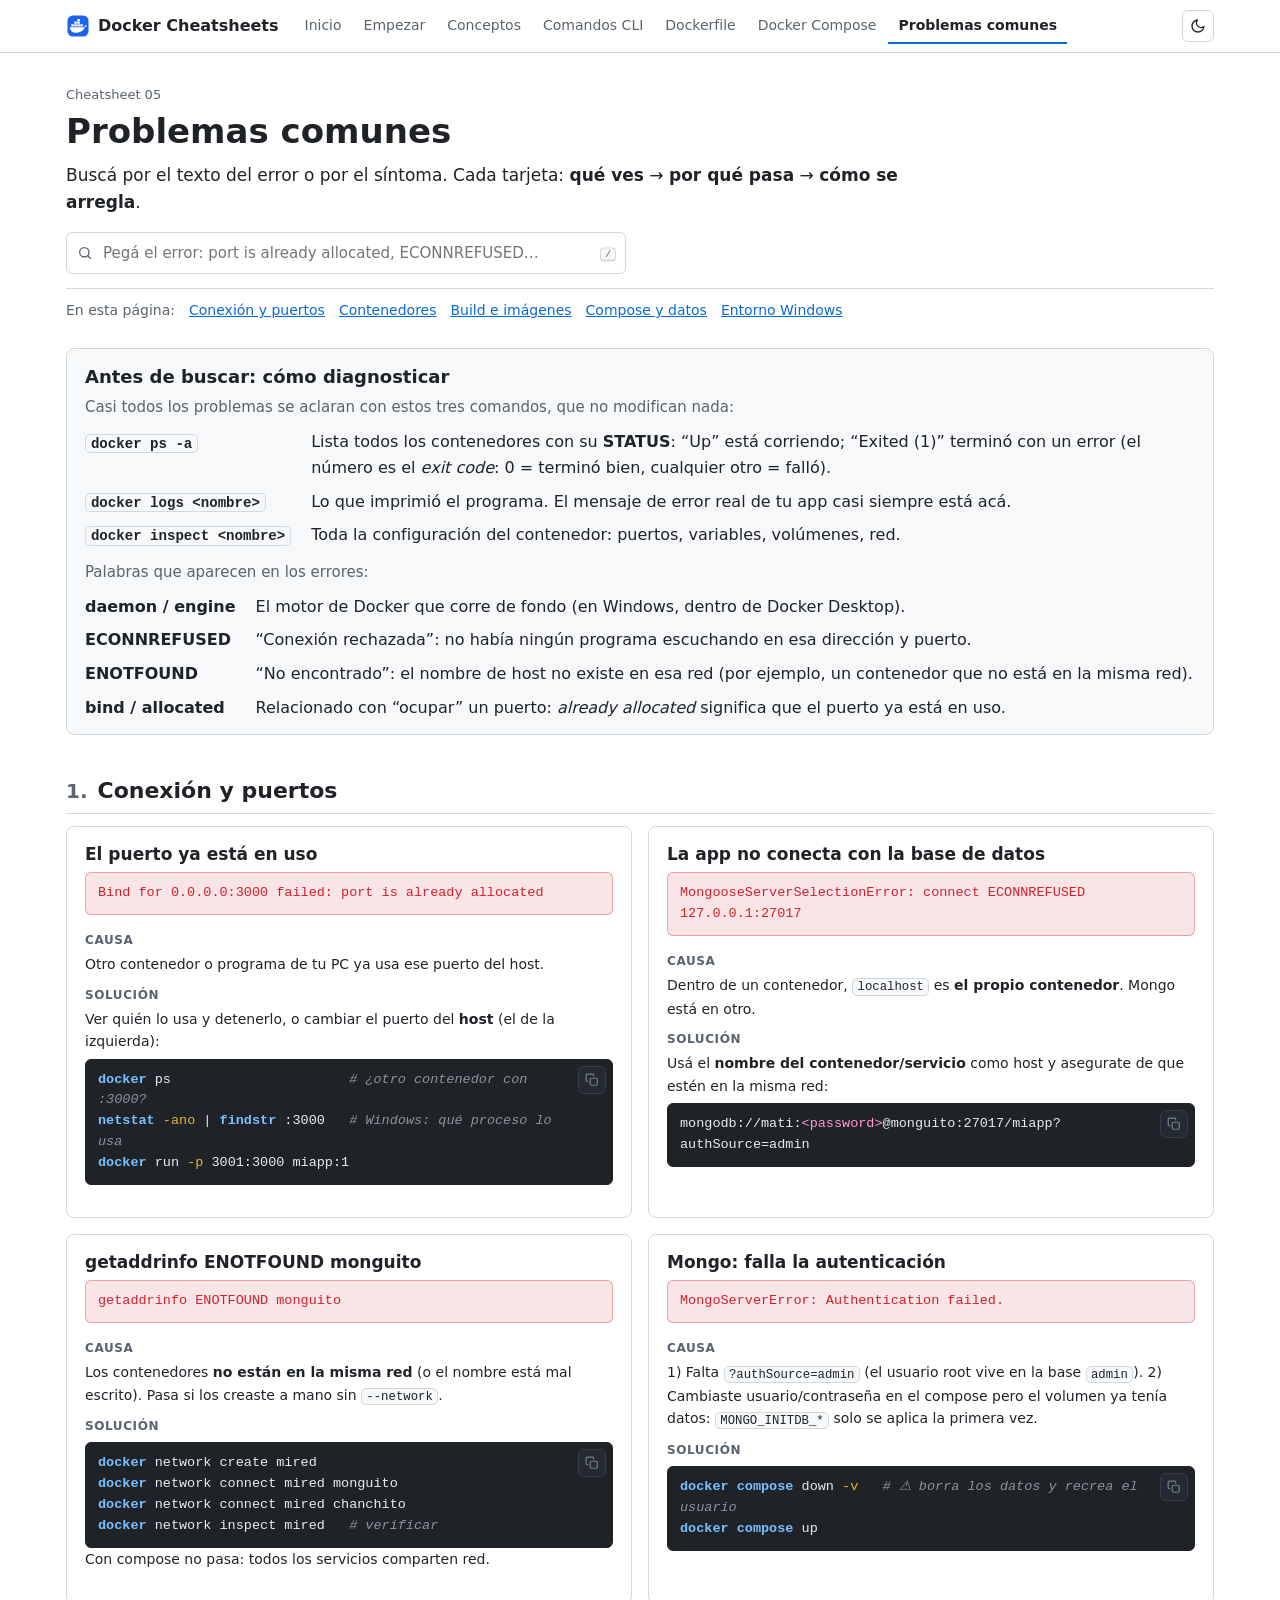
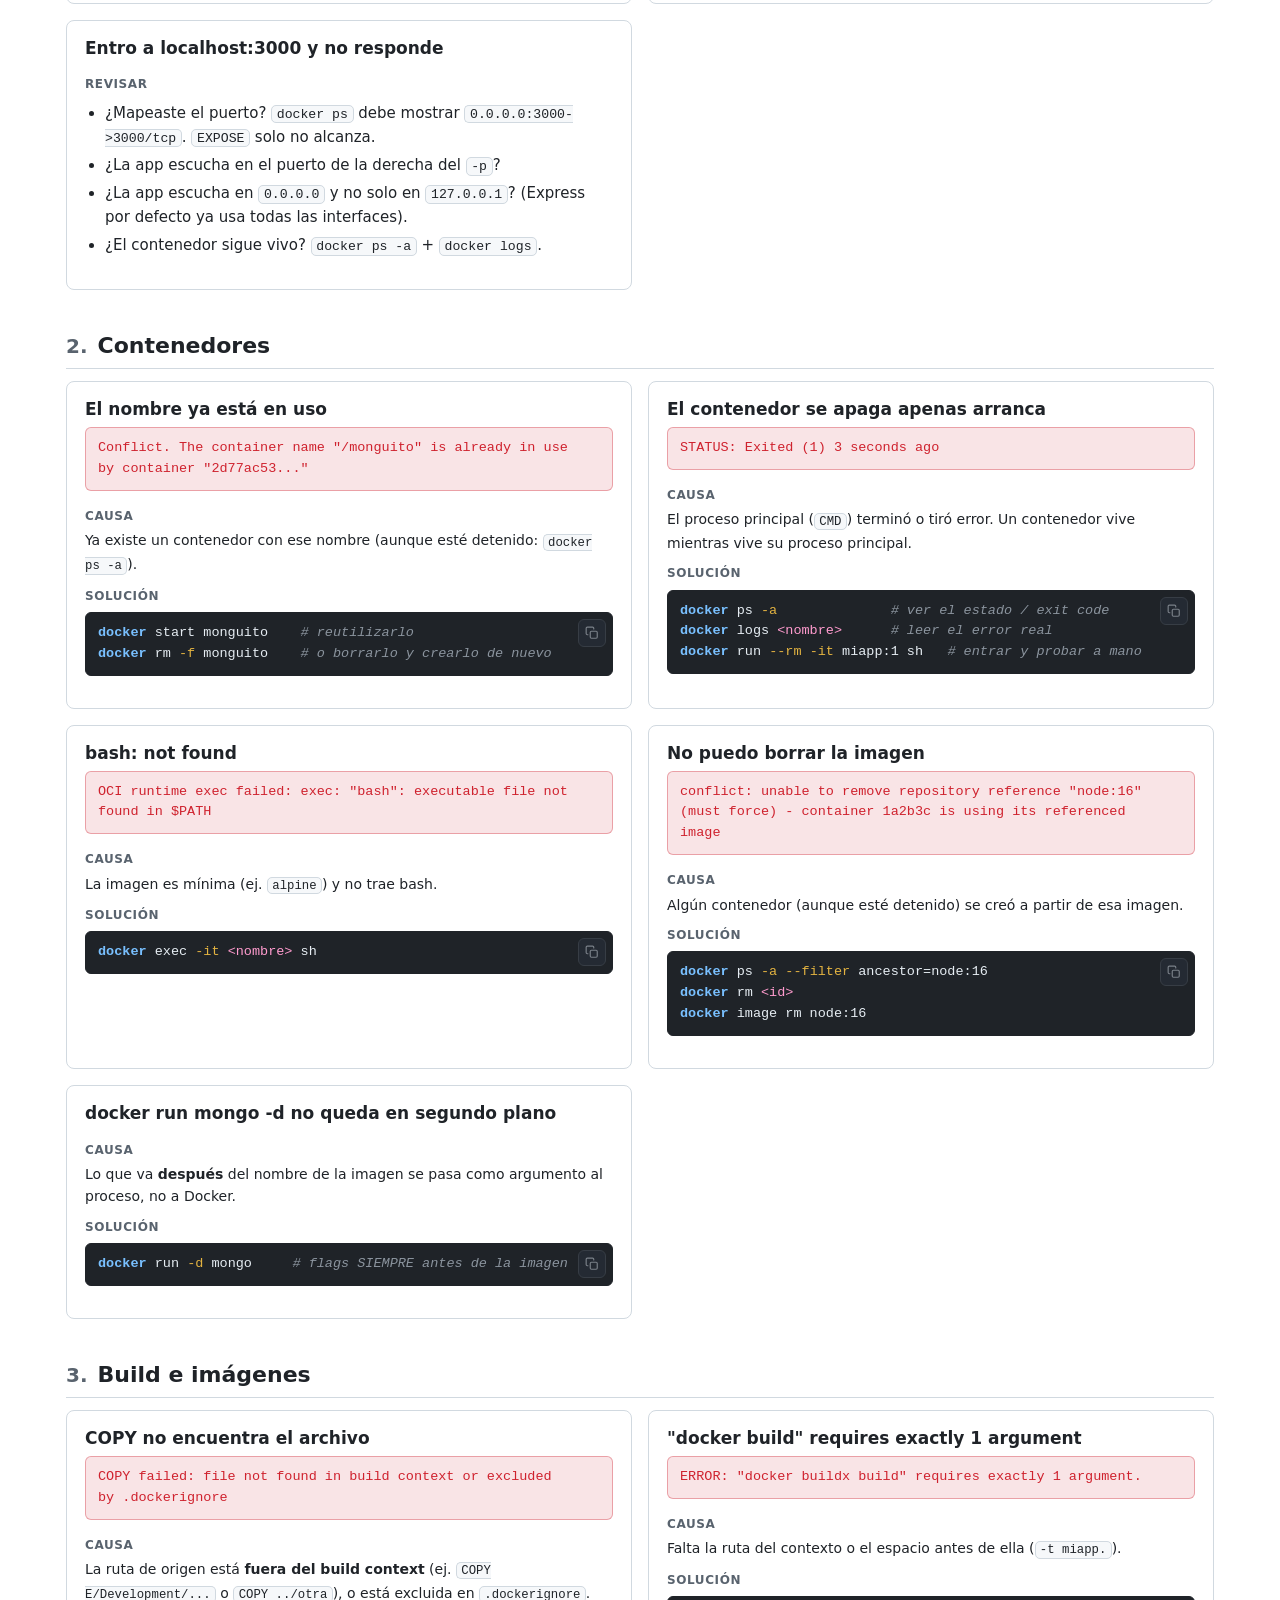
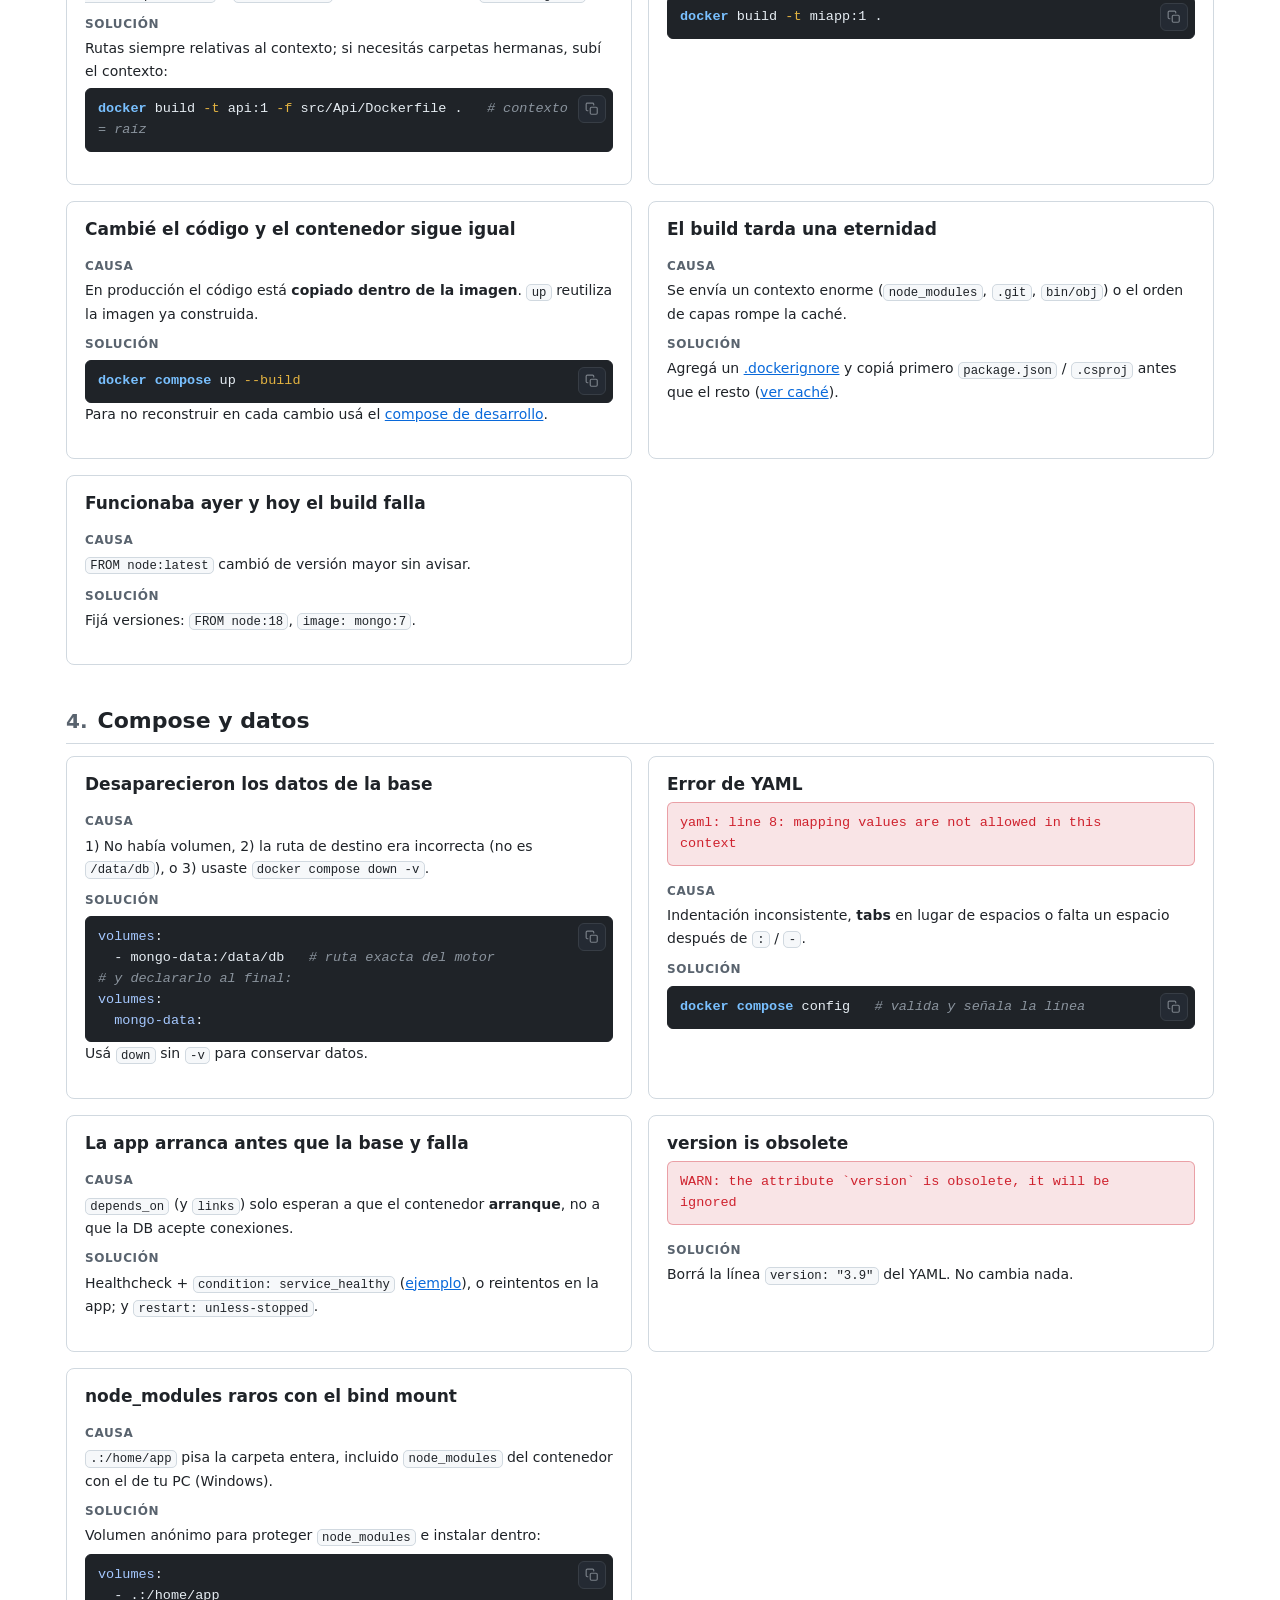
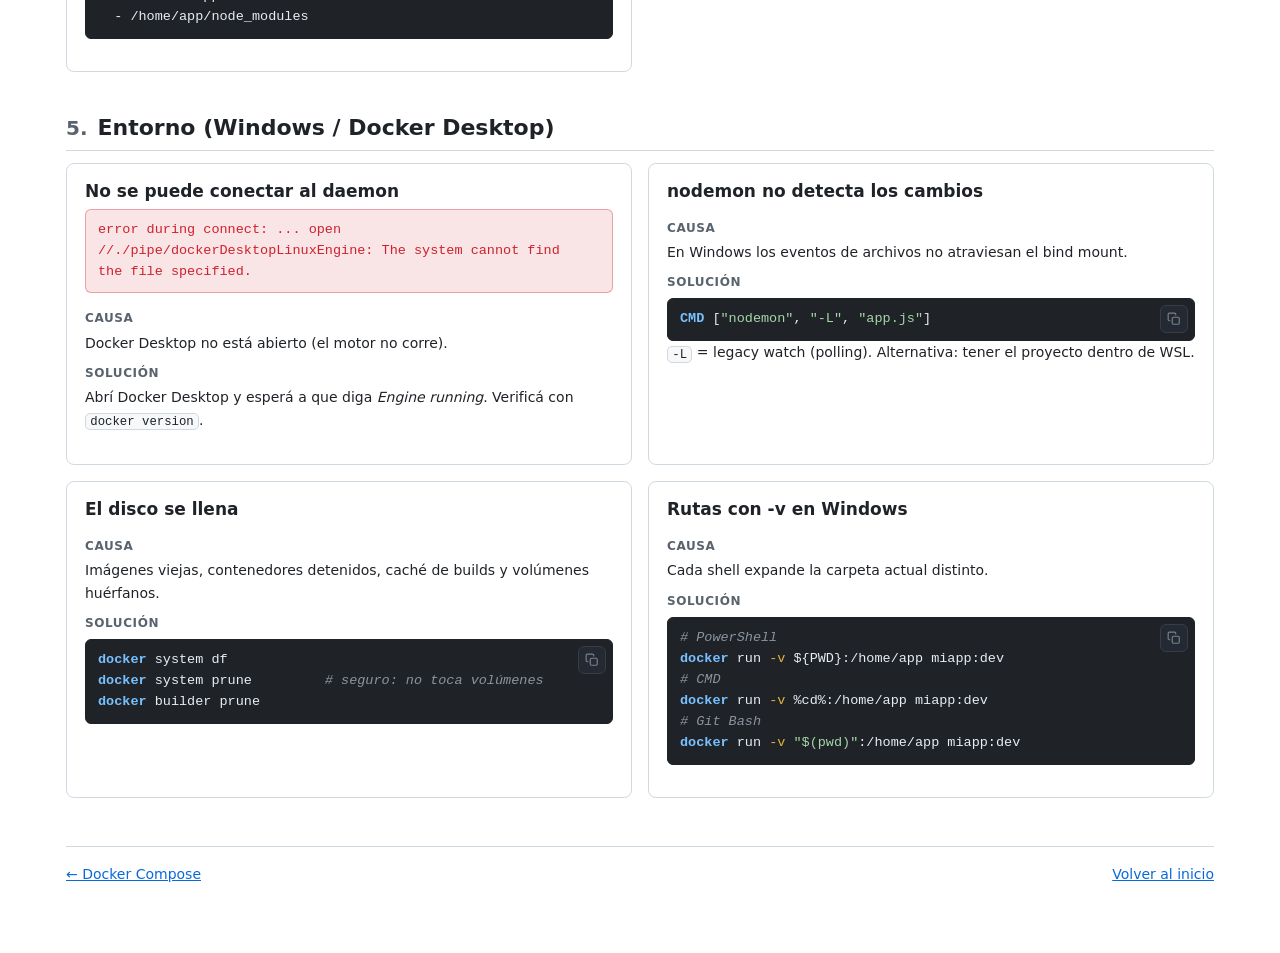
<file: 05-problemas.html>
<!doctype html>
<html lang="es">
<head>
<meta charset="utf-8">
<meta name="viewport" content="width=device-width, initial-scale=1">
<meta name="description" content="Errores comunes de Docker y Docker Compose con su causa y solución.">
<meta name="theme-color" content="#1d63ed">
<title>Docker · Problemas comunes</title>
<link rel="icon" href="data:image/svg+xml,%3Csvg xmlns='http://www.w3.org/2000/svg' viewBox='0 0 100 100'%3E%3Ctext y='.9em' font-size='90'%3E%F0%9F%90%B3%3C/text%3E%3C/svg%3E">
<link rel="stylesheet" href="assets/style.css">
<script src="assets/app.js"></script>
<style>
  .fix dt { font-size: 12px; font-weight: 700; text-transform: uppercase; letter-spacing: .05em; color: var(--muted); margin-top: 10px; }
  .fix dd { margin: 3px 0 0; font-size: 14px; }
  .fix dd pre { margin-top: 6px; }
  .err { --code-bg: var(--bad-soft); }
  .err pre { background: color-mix(in srgb, var(--bad) 12%, var(--surface)); color: var(--bad); border-color: color-mix(in srgb, var(--bad) 35%, transparent); }
  .err pre .copy { display: none; }
</style>
</head>
<body data-page="problemas">
<header class="topbar"></header>

<main class="wrap">

  <div class="hero">
    <span class="eyebrow">Cheatsheet 05</span>
    <h1>Problemas comunes</h1>
    <p class="lead">Buscá por el texto del error o por el síntoma. Cada tarjeta: <b>qué ves</b> → <b>por qué pasa</b> → <b>cómo se arregla</b>.</p>
    <div class="toolbar">
      <label class="search">
        <svg viewBox="0 0 24 24" fill="none" stroke="currentColor" stroke-width="2" stroke-linecap="round" aria-hidden="true"><circle cx="11" cy="11" r="7"/><path d="m20 20-3.5-3.5"/></svg>
        <input id="q" type="search" placeholder="Pegá el error: port is already allocated, ECONNREFUSED…" autocomplete="off" aria-label="Buscar problema">
        <span class="hint"><kbd>/</kbd></span>
      </label>
    </div>
    <nav class="toc">
      <a href="#conexion">Conexión y puertos</a>
      <a href="#contenedores">Contenedores</a>
      <a href="#build">Build e imágenes</a>
      <a href="#compose">Compose y datos</a>
      <a href="#entorno">Entorno Windows</a>
    </nav>
  </div>

  <section class="terms-box">
    <h2>Antes de buscar: cómo diagnosticar</h2>
    <p>Casi todos los problemas se aclaran con estos tres comandos, que no modifican nada:</p>
    <dl class="terms">
      <dt><code>docker ps -a</code></dt><dd>Lista todos los contenedores con su <b>STATUS</b>: “Up” está corriendo; “Exited (1)” terminó con un error (el número es el <i>exit code</i>: 0 = terminó bien, cualquier otro = falló).</dd>
      <dt><code>docker logs &lt;nombre&gt;</code></dt><dd>Lo que imprimió el programa. El mensaje de error real de tu app casi siempre está acá.</dd>
      <dt><code>docker inspect &lt;nombre&gt;</code></dt><dd>Toda la configuración del contenedor: puertos, variables, volúmenes, red.</dd>
    </dl>
    <p style="margin-top:12px">Palabras que aparecen en los errores:</p>
    <dl class="terms">
      <dt>daemon / engine</dt><dd>El motor de Docker que corre de fondo (en Windows, dentro de Docker Desktop).</dd>
      <dt>ECONNREFUSED</dt><dd>“Conexión rechazada”: no había ningún programa escuchando en esa dirección y puerto.</dd>
      <dt>ENOTFOUND</dt><dd>“No encontrado”: el nombre de host no existe en esa red (por ejemplo, un contenedor que no está en la misma red).</dd>
      <dt>bind / allocated</dt><dd>Relacionado con “ocupar” un puerto: <i>already allocated</i> significa que el puerto ya está en uso.</dd>
    </dl>
  </section>

  <!-- ================= CONEXION ================= -->
  <section class="block" id="conexion" data-search>
    <div class="section-head">
      <div class="num" style="--tone:var(--c-net)">1</div>
      <div class="titles"><h2>Conexión y puertos</h2></div>
    </div>
    <div class="grid">
      <div class="card t-bad">
        <h3>El puerto ya está en uso</h3>
        <div class="err"><pre><code data-lang="plain">Bind for 0.0.0.0:3000 failed: port is already allocated</code></pre></div>
        <dl class="fix">
          <dt>Causa</dt><dd>Otro contenedor o programa de tu PC ya usa ese puerto del host.</dd>
          <dt>Solución</dt>
          <dd>Ver quién lo usa y detenerlo, o cambiar el puerto del <b>host</b> (el de la izquierda):
            <pre><code>docker ps                      # ¿otro contenedor con :3000?
netstat -ano | findstr :3000   # Windows: qué proceso lo usa
docker run -p 3001:3000 miapp:1</code></pre></dd>
        </dl>
      </div>

      <div class="card t-bad">
        <h3>La app no conecta con la base de datos</h3>
        <div class="err"><pre><code data-lang="plain">MongooseServerSelectionError: connect ECONNREFUSED 127.0.0.1:27017</code></pre></div>
        <dl class="fix">
          <dt>Causa</dt><dd>Dentro de un contenedor, <code>localhost</code> es <b>el propio contenedor</b>. Mongo está en otro.</dd>
          <dt>Solución</dt>
          <dd>Usá el <b>nombre del contenedor/servicio</b> como host y asegurate de que estén en la misma red:
            <pre><code data-lang="plain">mongodb://mati:&lt;password&gt;@monguito:27017/miapp?authSource=admin</code></pre></dd>
        </dl>
      </div>

      <div class="card t-bad">
        <h3>getaddrinfo ENOTFOUND monguito</h3>
        <div class="err"><pre><code data-lang="plain">getaddrinfo ENOTFOUND monguito</code></pre></div>
        <dl class="fix">
          <dt>Causa</dt><dd>Los contenedores <b>no están en la misma red</b> (o el nombre está mal escrito). Pasa si los creaste a mano sin <code>--network</code>.</dd>
          <dt>Solución</dt>
          <dd><pre><code>docker network create mired
docker network connect mired monguito
docker network connect mired chanchito
docker network inspect mired   # verificar</code></pre>Con compose no pasa: todos los servicios comparten red.</dd>
        </dl>
      </div>

      <div class="card t-bad">
        <h3>Mongo: falla la autenticación</h3>
        <div class="err"><pre><code data-lang="plain">MongoServerError: Authentication failed.</code></pre></div>
        <dl class="fix">
          <dt>Causa</dt><dd>1) Falta <code>?authSource=admin</code> (el usuario root vive en la base <code>admin</code>). 2) Cambiaste usuario/contraseña en el compose pero el volumen ya tenía datos: <code>MONGO_INITDB_*</code> solo se aplica la primera vez.</dd>
          <dt>Solución</dt>
          <dd><pre><code>docker compose down -v   # ⚠ borra los datos y recrea el usuario
docker compose up</code></pre></dd>
        </dl>
      </div>

      <div class="card t-warn">
        <h3>Entro a localhost:3000 y no responde</h3>
        <dl class="fix">
          <dt>Revisar</dt>
          <dd><ul>
            <li>¿Mapeaste el puerto? <code>docker ps</code> debe mostrar <code>0.0.0.0:3000-&gt;3000/tcp</code>. <code>EXPOSE</code> solo no alcanza.</li>
            <li>¿La app escucha en el puerto de la derecha del <code>-p</code>?</li>
            <li>¿La app escucha en <code>0.0.0.0</code> y no solo en <code>127.0.0.1</code>? (Express por defecto ya usa todas las interfaces).</li>
            <li>¿El contenedor sigue vivo? <code>docker ps -a</code> + <code>docker logs</code>.</li>
          </ul></dd>
        </dl>
      </div>
    </div>
  </section>

  <!-- ================= CONTENEDORES ================= -->
  <section class="block" id="contenedores" data-search>
    <div class="section-head">
      <div class="num" style="--tone:var(--c-cont)">2</div>
      <div class="titles"><h2>Contenedores</h2></div>
    </div>
    <div class="grid">
      <div class="card t-bad">
        <h3>El nombre ya está en uso</h3>
        <div class="err"><pre><code data-lang="plain">Conflict. The container name "/monguito" is already in use by container "2d77ac53..."</code></pre></div>
        <dl class="fix">
          <dt>Causa</dt><dd>Ya existe un contenedor con ese nombre (aunque esté detenido: <code>docker ps -a</code>).</dd>
          <dt>Solución</dt>
          <dd><pre><code>docker start monguito    # reutilizarlo
docker rm -f monguito    # o borrarlo y crearlo de nuevo</code></pre></dd>
        </dl>
      </div>

      <div class="card t-bad">
        <h3>El contenedor se apaga apenas arranca</h3>
        <div class="err"><pre><code data-lang="plain">STATUS: Exited (1) 3 seconds ago</code></pre></div>
        <dl class="fix">
          <dt>Causa</dt><dd>El proceso principal (<code>CMD</code>) terminó o tiró error. Un contenedor vive mientras vive su proceso principal.</dd>
          <dt>Solución</dt>
          <dd><pre><code>docker ps -a              # ver el estado / exit code
docker logs &lt;nombre&gt;      # leer el error real
docker run --rm -it miapp:1 sh   # entrar y probar a mano</code></pre></dd>
        </dl>
      </div>

      <div class="card t-bad">
        <h3>bash: not found</h3>
        <div class="err"><pre><code data-lang="plain">OCI runtime exec failed: exec: "bash": executable file not found in $PATH</code></pre></div>
        <dl class="fix">
          <dt>Causa</dt><dd>La imagen es mínima (ej. <code>alpine</code>) y no trae bash.</dd>
          <dt>Solución</dt><dd><pre><code>docker exec -it &lt;nombre&gt; sh</code></pre></dd>
        </dl>
      </div>

      <div class="card t-bad">
        <h3>No puedo borrar la imagen</h3>
        <div class="err"><pre><code data-lang="plain">conflict: unable to remove repository reference "node:16" (must force) - container 1a2b3c is using its referenced image</code></pre></div>
        <dl class="fix">
          <dt>Causa</dt><dd>Algún contenedor (aunque esté detenido) se creó a partir de esa imagen.</dd>
          <dt>Solución</dt>
          <dd><pre><code>docker ps -a --filter ancestor=node:16
docker rm &lt;id&gt;
docker image rm node:16</code></pre></dd>
        </dl>
      </div>

      <div class="card t-warn">
        <h3>docker run mongo -d no queda en segundo plano</h3>
        <dl class="fix">
          <dt>Causa</dt><dd>Lo que va <b>después</b> del nombre de la imagen se pasa como argumento al proceso, no a Docker.</dd>
          <dt>Solución</dt><dd><pre><code>docker run -d mongo     # flags SIEMPRE antes de la imagen</code></pre></dd>
        </dl>
      </div>
    </div>
  </section>

  <!-- ================= BUILD ================= -->
  <section class="block" id="build" data-search>
    <div class="section-head">
      <div class="num" style="--tone:var(--c-file)">3</div>
      <div class="titles"><h2>Build e imágenes</h2></div>
    </div>
    <div class="grid">
      <div class="card t-bad">
        <h3>COPY no encuentra el archivo</h3>
        <div class="err"><pre><code data-lang="plain">COPY failed: file not found in build context or excluded by .dockerignore</code></pre></div>
        <dl class="fix">
          <dt>Causa</dt><dd>La ruta de origen está <b>fuera del build context</b> (ej. <code>COPY E/Development/...</code> o <code>COPY ../otra</code>), o está excluida en <code>.dockerignore</code>.</dd>
          <dt>Solución</dt>
          <dd>Rutas siempre relativas al contexto; si necesitás carpetas hermanas, subí el contexto:
            <pre><code>docker build -t api:1 -f src/Api/Dockerfile .   # contexto = raíz</code></pre></dd>
        </dl>
      </div>

      <div class="card t-bad">
        <h3>"docker build" requires exactly 1 argument</h3>
        <div class="err"><pre><code data-lang="plain">ERROR: "docker buildx build" requires exactly 1 argument.</code></pre></div>
        <dl class="fix">
          <dt>Causa</dt><dd>Falta la ruta del contexto o el espacio antes de ella (<code>-t miapp.</code>).</dd>
          <dt>Solución</dt><dd><pre><code>docker build -t miapp:1 .</code></pre></dd>
        </dl>
      </div>

      <div class="card t-warn">
        <h3>Cambié el código y el contenedor sigue igual</h3>
        <dl class="fix">
          <dt>Causa</dt><dd>En producción el código está <b>copiado dentro de la imagen</b>. <code>up</code> reutiliza la imagen ya construida.</dd>
          <dt>Solución</dt><dd><pre><code>docker compose up --build</code></pre>Para no reconstruir en cada cambio usá el <a href="04-compose.html#dev">compose de desarrollo</a>.</dd>
        </dl>
      </div>

      <div class="card t-warn">
        <h3>El build tarda una eternidad</h3>
        <dl class="fix">
          <dt>Causa</dt><dd>Se envía un contexto enorme (<code>node_modules</code>, <code>.git</code>, <code>bin/obj</code>) o el orden de capas rompe la caché.</dd>
          <dt>Solución</dt><dd>Agregá un <a href="03-dockerfile.html#dockerignore">.dockerignore</a> y copiá primero <code>package.json</code> / <code>.csproj</code> antes que el resto (<a href="03-dockerfile.html#cache">ver caché</a>).</dd>
        </dl>
      </div>

      <div class="card t-warn">
        <h3>Funcionaba ayer y hoy el build falla</h3>
        <dl class="fix">
          <dt>Causa</dt><dd><code>FROM node:latest</code> cambió de versión mayor sin avisar.</dd>
          <dt>Solución</dt><dd>Fijá versiones: <code>FROM node:18</code>, <code>image: mongo:7</code>.</dd>
        </dl>
      </div>
    </div>
  </section>

  <!-- ================= COMPOSE ================= -->
  <section class="block" id="compose" data-search>
    <div class="section-head">
      <div class="num" style="--tone:var(--c-comp)">4</div>
      <div class="titles"><h2>Compose y datos</h2></div>
    </div>
    <div class="grid">
      <div class="card t-bad">
        <h3>Desaparecieron los datos de la base</h3>
        <dl class="fix">
          <dt>Causa</dt><dd>1) No había volumen, 2) la ruta de destino era incorrecta (no es <code>/data/db</code>), o 3) usaste <code>docker compose down -v</code>.</dd>
          <dt>Solución</dt>
          <dd><pre><code data-lang="yaml">volumes:
  - mongo-data:/data/db   # ruta exacta del motor
# y declararlo al final:
volumes:
  mongo-data:</code></pre>Usá <code>down</code> sin <code>-v</code> para conservar datos.</dd>
        </dl>
      </div>

      <div class="card t-bad">
        <h3>Error de YAML</h3>
        <div class="err"><pre><code data-lang="plain">yaml: line 8: mapping values are not allowed in this context</code></pre></div>
        <dl class="fix">
          <dt>Causa</dt><dd>Indentación inconsistente, <b>tabs</b> en lugar de espacios o falta un espacio después de <code>:</code> / <code>-</code>.</dd>
          <dt>Solución</dt><dd><pre><code>docker compose config   # valida y señala la línea</code></pre></dd>
        </dl>
      </div>

      <div class="card t-warn">
        <h3>La app arranca antes que la base y falla</h3>
        <dl class="fix">
          <dt>Causa</dt><dd><code>depends_on</code> (y <code>links</code>) solo esperan a que el contenedor <b>arranque</b>, no a que la DB acepte conexiones.</dd>
          <dt>Solución</dt><dd>Healthcheck + <code>condition: service_healthy</code> (<a href="04-compose.html#multi">ejemplo</a>), o reintentos en la app; y <code>restart: unless-stopped</code>.</dd>
        </dl>
      </div>

      <div class="card t-warn">
        <h3>version is obsolete</h3>
        <div class="err"><pre><code data-lang="plain">WARN: the attribute `version` is obsolete, it will be ignored</code></pre></div>
        <dl class="fix">
          <dt>Solución</dt><dd>Borrá la línea <code>version: "3.9"</code> del YAML. No cambia nada.</dd>
        </dl>
      </div>

      <div class="card t-warn">
        <h3>node_modules raros con el bind mount</h3>
        <dl class="fix">
          <dt>Causa</dt><dd><code>.:/home/app</code> pisa la carpeta entera, incluido <code>node_modules</code> del contenedor con el de tu PC (Windows).</dd>
          <dt>Solución</dt><dd>Volumen anónimo para proteger <code>node_modules</code> e instalar dentro:
            <pre><code data-lang="yaml">volumes:
  - .:/home/app
  - /home/app/node_modules</code></pre></dd>
        </dl>
      </div>
    </div>
  </section>

  <!-- ================= ENTORNO ================= -->
  <section class="block" id="entorno" data-search>
    <div class="section-head">
      <div class="num" style="--tone:var(--c-img)">5</div>
      <div class="titles"><h2>Entorno (Windows / Docker Desktop)</h2></div>
    </div>
    <div class="grid">
      <div class="card t-bad">
        <h3>No se puede conectar al daemon</h3>
        <div class="err"><pre><code data-lang="plain">error during connect: ... open //./pipe/dockerDesktopLinuxEngine: The system cannot find the file specified.</code></pre></div>
        <dl class="fix">
          <dt>Causa</dt><dd>Docker Desktop no está abierto (el motor no corre).</dd>
          <dt>Solución</dt><dd>Abrí Docker Desktop y esperá a que diga <i>Engine running</i>. Verificá con <code>docker version</code>.</dd>
        </dl>
      </div>

      <div class="card t-warn">
        <h3>nodemon no detecta los cambios</h3>
        <dl class="fix">
          <dt>Causa</dt><dd>En Windows los eventos de archivos no atraviesan el bind mount.</dd>
          <dt>Solución</dt><dd><pre><code data-lang="dockerfile">CMD ["nodemon", "-L", "app.js"]</code></pre><code>-L</code> = legacy watch (polling). Alternativa: tener el proyecto dentro de WSL.</dd>
        </dl>
      </div>

      <div class="card t-warn">
        <h3>El disco se llena</h3>
        <dl class="fix">
          <dt>Causa</dt><dd>Imágenes viejas, contenedores detenidos, caché de builds y volúmenes huérfanos.</dd>
          <dt>Solución</dt><dd><pre><code>docker system df
docker system prune         # seguro: no toca volúmenes
docker builder prune</code></pre></dd>
        </dl>
      </div>

      <div class="card t-warn">
        <h3>Rutas con -v en Windows</h3>
        <dl class="fix">
          <dt>Causa</dt><dd>Cada shell expande la carpeta actual distinto.</dd>
          <dt>Solución</dt><dd><pre><code># PowerShell
docker run -v ${PWD}:/home/app miapp:dev
# CMD
docker run -v %cd%:/home/app miapp:dev
# Git Bash
docker run -v "$(pwd)":/home/app miapp:dev</code></pre></dd>
        </dl>
      </div>
    </div>
  </section>

  <p class="empty">No encontré ese problema. Probá con otra palabra del error.</p>

  <footer class="foot">
    <a href="04-compose.html">← Docker Compose</a>
    <a href="index.html">Volver al inicio</a>
  </footer>
</main>
</body>
</html>
</file>
<file: assets/style.css>
/* ==========================================================
   Docker Cheatsheets — estilos del sitio
   Estilo simple de documentación: texto primero, pocos adornos.
   El color de acento es lo único que cambia entre sitios.
   ========================================================== */

:root {
  --bg: #ffffff;
  --surface: #ffffff;
  --surface-2: #f6f8fa;
  --text: #1f2328;
  --muted: #59636e;
  --border: #d1d9e0;
  --accent: #0969da;
  --accent-soft: #ddf4ff;
  --code-bg: #1f2328;
  --code-text: #e6edf3;
  --code-border: #1f2328;

  /* colores de los diagramas */
  --c-img: #2563eb;
  --c-cont: #0f8a7e;
  --c-net: #7c3aed;
  --c-vol: #b45309;
  --c-comp: #be185d;
  --c-file: #0e7490;

  --ok: #1a7f37;
  --warn: #9a6700;
  --bad: #cf222e;

  --radius: 8px;
  --mono: ui-monospace, "Cascadia Mono", Consolas, "SF Mono", Menlo, monospace;
  --sans: system-ui, -apple-system, "Segoe UI", Roboto, "Helvetica Neue", Arial, sans-serif;
}

@media (prefers-color-scheme: dark) {
  :root:not([data-theme="light"]) {
    --bg: #0d1117;
    --surface: #0d1117;
    --surface-2: #161b22;
    --text: #e6edf3;
    --muted: #9198a1;
    --border: #30363d;
    --accent: #4493f8;
    --accent-soft: #0d2a4d;
    --code-bg: #161b22;
    --code-border: #30363d;
    --c-img: #6ea8ff;
    --c-cont: #3fcfbf;
    --c-net: #b392f0;
    --c-vol: #e3a33a;
    --c-comp: #f07bb0;
    --c-file: #4fc3e0;
    --ok: #3fb950;
    --warn: #d29922;
    --bad: #f85149;
  }
}

:root[data-theme="dark"] {
  --bg: #0d1117;
  --surface: #0d1117;
  --surface-2: #161b22;
  --text: #e6edf3;
  --muted: #9198a1;
  --border: #30363d;
  --accent: #4493f8;
  --accent-soft: #0d2a4d;
  --code-bg: #161b22;
  --code-border: #30363d;
  --c-img: #6ea8ff;
  --c-cont: #3fcfbf;
  --c-net: #b392f0;
  --c-vol: #e3a33a;
  --c-comp: #f07bb0;
  --c-file: #4fc3e0;
  --ok: #3fb950;
  --warn: #d29922;
  --bad: #f85149;
}

* { box-sizing: border-box; }

html { scroll-behavior: smooth; scroll-padding-top: 70px; }

body {
  margin: 0;
  background: var(--bg);
  color: var(--text);
  font-family: var(--sans);
  font-size: 16px;
  line-height: 1.6;
}

a { color: var(--accent); }
a:hover { text-decoration: underline; }

/* sin ligaduras: que "--name" no se convierta en "—name" */
code, pre, kbd, svg .mono, .d-code, .d-lbl, .chips span {
  font-family: var(--mono);
  font-variant-ligatures: none;
  font-feature-settings: "liga" 0, "calt" 0;
}

:not(pre) > code {
  font-size: .88em;
  background: var(--surface-2);
  border: 1px solid var(--border);
  padding: .05em .35em;
  border-radius: 5px;
  overflow-wrap: anywhere;
}

kbd {
  font-size: .82em;
  border: 1px solid var(--border);
  border-bottom-width: 2px;
  border-radius: 4px;
  padding: .02em .4em;
  background: var(--surface-2);
}

/* ---------- Barra superior ---------- */

.topbar {
  position: sticky;
  top: 0;
  z-index: 20;
  background: var(--bg);
  border-bottom: 1px solid var(--border);
}

.topbar-inner {
  max-width: 1180px;
  margin: 0 auto;
  padding: 8px 16px;
  display: flex;
  align-items: center;
  gap: 16px;
}

.brand {
  display: flex;
  align-items: center;
  gap: 8px;
  font-weight: 700;
  color: var(--text);
  white-space: nowrap;
  text-decoration: none;
}
.brand:hover { text-decoration: none; }
.brand svg { width: 24px; height: 24px; flex: none; }

.nav {
  display: flex;
  gap: 2px;
  overflow-x: auto;
  scrollbar-width: none;
  flex: 1;
  min-width: 0;
}
.nav::-webkit-scrollbar { display: none; }

.nav a {
  color: var(--muted);
  font-size: 14px;
  padding: 6px 10px;
  white-space: nowrap;
  text-decoration: none;
  border-bottom: 2px solid transparent;
}
.nav a:hover { color: var(--text); }
.nav a.active { color: var(--text); font-weight: 600; border-bottom-color: var(--accent); }

.set-switch {
  flex: none;
  display: inline-flex;
  align-items: center;
  gap: 6px;
  padding: 4px 10px 4px 4px;
  border: 1px solid var(--border);
  border-radius: 6px;
  color: var(--text);
  font-size: 13px;
  white-space: nowrap;
  text-decoration: none;
}
.set-switch svg { width: 20px; height: 20px; }
@media (max-width: 720px) { .set-switch span { display: none; } .set-switch { padding: 4px; } }

.icon-btn {
  flex: none;
  width: 32px;
  height: 32px;
  border-radius: 6px;
  border: 1px solid var(--border);
  background: var(--bg);
  color: var(--text);
  cursor: pointer;
  display: grid;
  place-items: center;
}
.icon-btn svg { width: 16px; height: 16px; }

/* ---------- Página ---------- */

.wrap {
  max-width: 1180px;
  margin: 0 auto;
  padding: 0 16px 64px;
}

.hero { padding: 28px 0 8px; }
.hero .eyebrow {
  font-size: 13px;
  color: var(--muted);
}
.hero h1 {
  font-size: clamp(26px, 3.6vw, 34px);
  line-height: 1.2;
  margin: 4px 0 10px;
}
.hero p.lead {
  font-size: 17px;
  max-width: 80ch;
  margin: 0;
}

.toolbar { display: flex; flex-wrap: wrap; gap: 10px; margin: 16px 0 4px; }

.search { flex: 1 1 320px; max-width: 560px; position: relative; }
.search input {
  width: 100%;
  font: inherit;
  font-size: 15px;
  padding: 8px 12px 8px 36px;
  border-radius: 6px;
  border: 1px solid var(--border);
  background: var(--bg);
  color: var(--text);
  outline: none;
}
.search input:focus { border-color: var(--accent); box-shadow: 0 0 0 3px var(--accent-soft); }
.search svg {
  position: absolute;
  left: 11px;
  top: 50%;
  transform: translateY(-50%);
  width: 16px;
  height: 16px;
  color: var(--muted);
}
.search .hint {
  position: absolute;
  right: 10px;
  top: 50%;
  transform: translateY(-50%);
  color: var(--muted);
  font-size: 12px;
}

/* índice de la página: lista simple de enlaces */
.toc {
  display: flex;
  flex-wrap: wrap;
  gap: 4px 14px;
  margin: 14px 0 0;
  padding: 10px 0 0;
  border-top: 1px solid var(--border);
  font-size: 14px;
}
.toc::before { content: "En esta página:"; color: var(--muted); }

/* ---------- Secciones ---------- */

section.block { margin-top: 40px; }

.section-head {
  display: flex;
  align-items: baseline;
  gap: 10px;
  margin-bottom: 12px;
  padding-bottom: 6px;
  border-bottom: 1px solid var(--border);
}
.section-head .num {
  flex: none;
  font-size: 20px;
  font-weight: 700;
  color: var(--muted);
}
.section-head .num::after { content: "."; }
.section-head h2 { margin: 0; font-size: 22px; line-height: 1.3; }
.section-head p { margin: 4px 0 0; color: var(--muted); font-size: 15px; }
.section-head .titles { min-width: 0; }

.grid {
  display: grid;
  grid-template-columns: repeat(auto-fit, minmax(min(100%, 440px), 1fr));
  gap: 16px;
}
.grid.cols-2 { grid-template-columns: repeat(auto-fit, minmax(min(100%, 480px), 1fr)); }
.grid.cols-3 { grid-template-columns: repeat(auto-fit, minmax(min(100%, 320px), 1fr)); }
.grid.cols-4 { grid-template-columns: repeat(auto-fit, minmax(min(100%, 260px), 1fr)); }

.card {
  background: var(--surface);
  border: 1px solid var(--border);
  border-radius: var(--radius);
  padding: 16px 18px;
  min-width: 0;
}
.card.wide { grid-column: 1 / -1; }
.card > .tag { margin-bottom: 4px; }
.card h3 { margin: 0 0 6px; font-size: 17px; line-height: 1.35; }
.card > p, .card .desc { margin: 0 0 10px; font-size: 15px; }
.card ul, .card ol { margin: 6px 0 0; padding-left: 20px; }
.card li { margin: 4px 0; font-size: 15px; }

/* etiqueta: texto chico, sin fondo */
.tag {
  display: inline-block;
  font-size: 12px;
  font-weight: 600;
  letter-spacing: .03em;
  text-transform: uppercase;
  color: var(--muted);
}

.t-img  { --tone: var(--c-img); }
.t-cont { --tone: var(--c-cont); }
.t-net  { --tone: var(--c-net); }
.t-vol  { --tone: var(--c-vol); }
.t-comp { --tone: var(--c-comp); }
.t-file { --tone: var(--c-file); }
.t-ok   { --tone: var(--ok); }
.t-warn { --tone: var(--warn); }
.t-bad  { --tone: var(--bad); }

/* ---------- Comandos con su explicación ---------- */

.cmd {
  display: grid;
  grid-template-columns: minmax(0, 1fr);
  gap: 6px;
  padding: 12px 0;
  border-top: 1px solid var(--border);
}
.cmd:first-of-type { border-top: 0; padding-top: 4px; }
.cmd .what { font-size: 15px; }
.cmd .what b { font-weight: 600; }

/* ---------- Código ---------- */

pre {
  position: relative;
  margin: 0;
  background: var(--code-bg);
  color: var(--code-text);
  border: 1px solid var(--code-border);
  border-radius: 6px;
  padding: 10px 44px 10px 12px;
  font-size: 13.5px;
  line-height: 1.55;
  overflow-x: auto;
  tab-size: 2;
}
pre.big { padding: 12px 44px 12px 14px; }
pre code { font-family: inherit; white-space: pre; }
/* comandos sueltos: mejor ajustar línea que hacer scroll */
.cmd pre code, .want-row pre code, .err pre code, .fix pre code { white-space: pre-wrap; overflow-wrap: anywhere; }
.cmd pre.multi code, .fix pre.multi code { white-space: pre; overflow-wrap: normal; }

/* salida esperada de un comando (no se copia) */
pre.out {
  background: var(--surface-2);
  color: var(--text);
  border: 1px solid var(--border);
  padding-right: 12px;
}
pre.out::before {
  content: "salida";
  display: block;
  font-family: var(--sans);
  font-size: 11px;
  text-transform: uppercase;
  letter-spacing: .05em;
  color: var(--muted);
  margin-bottom: 2px;
}
pre.out .copy { display: none; }
pre.out .tk-cm, pre.out .tk-kw, pre.out .tk-fl, pre.out .tk-st, pre.out .tk-ph, pre.out .tk-key, pre.out .tk-num, pre.out .tk-sub { color: inherit; font-weight: inherit; font-style: normal; }

.copy {
  position: absolute;
  top: 6px;
  right: 6px;
  width: 28px;
  height: 28px;
  display: grid;
  place-items: center;
  border-radius: 6px;
  border: 1px solid #3d444d;
  background: #262c36;
  color: #9198a1;
  cursor: pointer;
  opacity: .8;
}
pre:hover .copy, .copy:focus-visible { opacity: 1; }
.copy:hover { color: #fff; }
.copy svg { width: 14px; height: 14px; }
.copy.done { color: #3fb950; border-color: #3fb950; opacity: 1; }

/* resaltado (fondo de código siempre oscuro) */
.tk-cm  { color: #8b949e; font-style: italic; }
.tk-kw  { color: #79c0ff; font-weight: 600; }
.tk-sub { color: #7ee0d1; }
.tk-fl  { color: #e3b341; }
.tk-st  { color: #a5d6a7; }
.tk-ph  { color: #ff9bce; }
.tk-key { color: #a5c8ff; }
.tk-num { color: #ffa198; }

.code-label {
  display: flex;
  align-items: center;
  justify-content: space-between;
  gap: 8px;
  font-family: var(--mono);
  font-size: 12.5px;
  color: var(--muted);
  margin: 12px 0 4px;
}
.code-label:first-child { margin-top: 0; }
.code-label .file { color: var(--text); font-weight: 700; }

/* ---------- Tablas ---------- */

.table-wrap { overflow-x: auto; margin: 4px 0 0; }

table { width: 100%; border-collapse: collapse; font-size: 15px; }
th, td {
  text-align: left;
  padding: 8px 10px;
  border-bottom: 1px solid var(--border);
  vertical-align: top;
}
th { font-size: 13px; color: var(--muted); font-weight: 600; background: var(--surface-2); }
tr:last-child td { border-bottom: 0; }
td:first-child { white-space: nowrap; }

/* ---------- Avisos ---------- */

.callout {
  display: flex;
  gap: 8px;
  padding: 10px 14px;
  border-radius: 6px;
  font-size: 15px;
  margin-top: 12px;
  background: var(--surface-2);
  border-left: 3px solid var(--tone, var(--accent));
}
.callout .ico { flex: none; font-weight: 700; color: var(--tone, var(--accent)); }
.callout p { margin: 0; }
.callout p + p, .callout p + pre, .callout pre + p { margin-top: 6px; }
.callout pre { margin-top: 6px; }
.callout.tip  { --tone: var(--ok); }
.callout.warn { --tone: var(--warn); }
.callout.bad  { --tone: var(--bad); }
.callout.info { --tone: var(--accent); }

/* ---------- Explicaciones y términos ---------- */

.explain { max-width: 85ch; margin: 0 0 14px; font-size: 16px; }
.explain p { margin: 0 0 10px; }
.explain ul, .explain ol { margin: 0 0 10px; padding-left: 22px; }
.explain li { margin: 4px 0; }

/* "Términos de esta página": glosario arriba de todo */
.terms-box {
  margin-top: 18px;
  padding: 14px 18px;
  border: 1px solid var(--border);
  border-radius: var(--radius);
  background: var(--surface-2);
}
.terms-box h2 { margin: 0 0 4px; font-size: 18px; }
.terms-box > p { margin: 0 0 10px; color: var(--muted); font-size: 15px; }
dl.terms {
  display: grid;
  grid-template-columns: minmax(150px, max-content) 1fr;
  gap: 8px 20px;
  margin: 0;
}
dl.terms dt { font-weight: 700; }
dl.terms dd { margin: 0; }
@media (max-width: 720px) {
  dl.terms { grid-template-columns: minmax(0, 1fr); gap: 2px; }
  dl.terms dd { margin-bottom: 8px; }
}

/* ---------- Diagramas ---------- */

.diagram {
  background: var(--surface);
  border: 1px solid var(--border);
  border-radius: var(--radius);
  padding: 16px;
  min-width: 0;
}
.diagram h3 { margin: 0 0 4px; font-size: 17px; }
.diagram > p { margin: 0 0 10px; font-size: 15px; }
.diagram .svg-scroll { overflow-x: auto; }
.diagram svg { display: block; width: 100%; height: auto; min-width: 560px; }
.diagram svg.small { min-width: 420px; }

svg text { font-family: var(--sans); }
svg .mono { font-family: var(--mono); }

.d-box   { fill: var(--surface-2); stroke: var(--border); stroke-width: 1.5; }
.d-plain { fill: var(--surface); stroke: var(--border); stroke-width: 1.5; }
.d-area  { fill: none; stroke: var(--border); stroke-width: 1.5; stroke-dasharray: 6 5; }
.d-title { fill: var(--text); font-weight: 700; font-size: 15px; }
.d-sub   { fill: var(--muted); font-size: 12.5px; }
.d-code  { fill: var(--text); font-family: var(--mono); font-size: 12.5px; }
.d-lbl   { fill: var(--muted); font-family: var(--mono); font-size: 12px; }
.d-line  { stroke: var(--muted); stroke-width: 1.8; fill: none; }
.d-head  { fill: var(--muted); }

.d-img  { fill: color-mix(in srgb, var(--c-img) 10%, var(--surface));  stroke: var(--c-img);  stroke-width: 1.5; }
.d-cont { fill: color-mix(in srgb, var(--c-cont) 10%, var(--surface)); stroke: var(--c-cont); stroke-width: 1.5; }
.d-net  { fill: color-mix(in srgb, var(--c-net) 6%, transparent);      stroke: var(--c-net);  stroke-width: 1.5; stroke-dasharray: 7 5; }
.d-vol  { fill: color-mix(in srgb, var(--c-vol) 10%, var(--surface));  stroke: var(--c-vol);  stroke-width: 1.5; }
.d-comp { fill: color-mix(in srgb, var(--c-comp) 8%, var(--surface));  stroke: var(--c-comp); stroke-width: 1.5; }
.d-file { fill: color-mix(in srgb, var(--c-file) 10%, var(--surface)); stroke: var(--c-file); stroke-width: 1.5; }
.d-bad  { fill: color-mix(in srgb, var(--bad) 8%, var(--surface));     stroke: var(--bad);    stroke-width: 1.5; }
.d-ok   { fill: color-mix(in srgb, var(--ok) 8%, var(--surface));      stroke: var(--ok);     stroke-width: 1.5; }

.s-img  { stroke: var(--c-img); }  .f-img  { fill: var(--c-img); }
.s-cont { stroke: var(--c-cont); } .f-cont { fill: var(--c-cont); }
.s-net  { stroke: var(--c-net); }  .f-net  { fill: var(--c-net); }
.s-vol  { stroke: var(--c-vol); }  .f-vol  { fill: var(--c-vol); }
.s-comp { stroke: var(--c-comp); } .f-comp { fill: var(--c-comp); }
.s-file { stroke: var(--c-file); } .f-file { fill: var(--c-file); }
.s-bad  { stroke: var(--bad); }    .f-bad  { fill: var(--bad); }
.s-ok   { stroke: var(--ok); }     .f-ok   { fill: var(--ok); }
.f-text { fill: var(--text); }
.f-muted { fill: var(--muted); }
.f-surface { fill: var(--surface); }

/* ---------- Portada ---------- */

.sheet-card {
  display: flex;
  flex-direction: column;
  gap: 8px;
  color: var(--text);
  text-decoration: none;
}
.sheet-card:hover { text-decoration: none; border-color: var(--accent); }
.sheet-card .top { display: flex; align-items: center; gap: 10px; }
.sheet-card .badge { width: 28px; height: 28px; color: var(--muted); flex: none; }
.sheet-card .badge svg { width: 28px; height: 28px; }
.sheet-card h3 { margin: 0; font-size: 17px; color: var(--accent); }
.sheet-card p { margin: 0; font-size: 15px; }
.sheet-card .chips { display: flex; flex-wrap: wrap; gap: 5px; margin-top: auto; }
.sheet-card .chips span {
  font-size: 12px;
  padding: 1px 6px;
  border-radius: 4px;
  background: var(--surface-2);
  color: var(--muted);
}

/* "Quiero…": tarea → comando */
.want { display: grid; grid-template-columns: minmax(0, 1fr); }
.want-row {
  display: grid;
  grid-template-columns: minmax(200px, .8fr) minmax(0, 1.4fr);
  gap: 14px;
  align-items: center;
  padding: 10px 0;
  border-top: 1px solid var(--border);
}
.want-row:first-child { border-top: 0; }
.want-row .q { font-weight: 600; font-size: 15px; }
.want-row .q small { display: block; color: var(--muted); font-weight: 400; font-size: 13px; }

.vs { display: grid; grid-template-columns: repeat(auto-fit, minmax(min(100%, 320px), 1fr)); gap: 12px; }

/* pasos numerados */
.steps { counter-reset: s; list-style: none; padding: 0 !important; margin: 0; }
.steps li {
  counter-increment: s;
  position: relative;
  padding: 8px 0 8px 34px !important;
  margin: 0 !important;
  border-top: 1px solid var(--border);
}
.steps li:first-child { border-top: 0; }
.steps li::before {
  content: counter(s) ".";
  position: absolute;
  left: 4px;
  top: 8px;
  font-weight: 700;
  color: var(--accent);
}

.legend { display: flex; flex-wrap: wrap; gap: 14px; font-size: 14px; color: var(--muted); margin-top: 10px; }
.legend span { display: inline-flex; align-items: center; gap: 6px; }
.legend i { width: 12px; height: 12px; border-radius: 2px; display: inline-block; background: var(--tone); }

.empty { display: none; text-align: center; color: var(--muted); padding: 40px 0; }
.hidden { display: none !important; }

footer.foot {
  margin-top: 48px;
  padding-top: 16px;
  border-top: 1px solid var(--border);
  color: var(--muted);
  font-size: 14px;
  display: flex;
  flex-wrap: wrap;
  justify-content: space-between;
  gap: 10px;
}

/* ---------- Varias tecnologías (sitio unificado) ---------- */

.t-docker { --tone: var(--c-file); }
.t-k8s    { --tone: var(--c-img); }
.t-tf     { --tone: var(--c-net); }

.tech {
  display: inline-flex;
  align-items: center;
  gap: 5px;
  font-size: .9em;
  font-weight: 700;
  color: var(--tone);
}
.tech::before { content: ""; width: 8px; height: 8px; border-radius: 50%; background: var(--tone); }

.rosetta { display: grid; grid-template-columns: repeat(3, minmax(0, 1fr)); gap: 12px; margin-top: 8px; }
.rosetta > div { min-width: 0; display: flex; flex-direction: column; gap: 6px; }
.rosetta .note { font-size: 14px; color: var(--muted); }
.rosetta .na { border: 1px dashed var(--border); border-radius: 6px; padding: 10px 12px; font-size: 14px; color: var(--muted); }
@media (max-width: 960px) { .rosetta { grid-template-columns: minmax(0, 1fr); } }

.phase { display: inline-block; font-size: 13px; font-weight: 700; text-transform: uppercase; letter-spacing: .04em; color: var(--tone, var(--accent)); }

/* ---------- Celular ---------- */

@media (max-width: 720px) {
  .brand span { display: none; }
  .want-row { grid-template-columns: minmax(0, 1fr); gap: 6px; }
  .section-head h2 { font-size: 19px; }
  .card { padding: 14px; }
  .search .hint { display: none; }
}

/* ---------- Imprimir / PDF ---------- */

@media print {
  :root, :root[data-theme="dark"] {
    --bg: #fff; --surface: #fff; --surface-2: #f6f8fa; --text: #1f2328; --muted: #59636e; --border: #d1d9e0;
  }
  .topbar, .toolbar, .copy, .toc { display: none !important; }
  body { font-size: 13px; }
  .card, .diagram, pre { break-inside: avoid; }
  section.block { margin-top: 18px; }
  .hero { padding-top: 0; }
  .diagram svg { min-width: 0; }
}

/* las salidas de comandos ajustan de línea en vez de cortarse */
pre.out code { white-space: pre-wrap; overflow-wrap: anywhere; }
</file>
